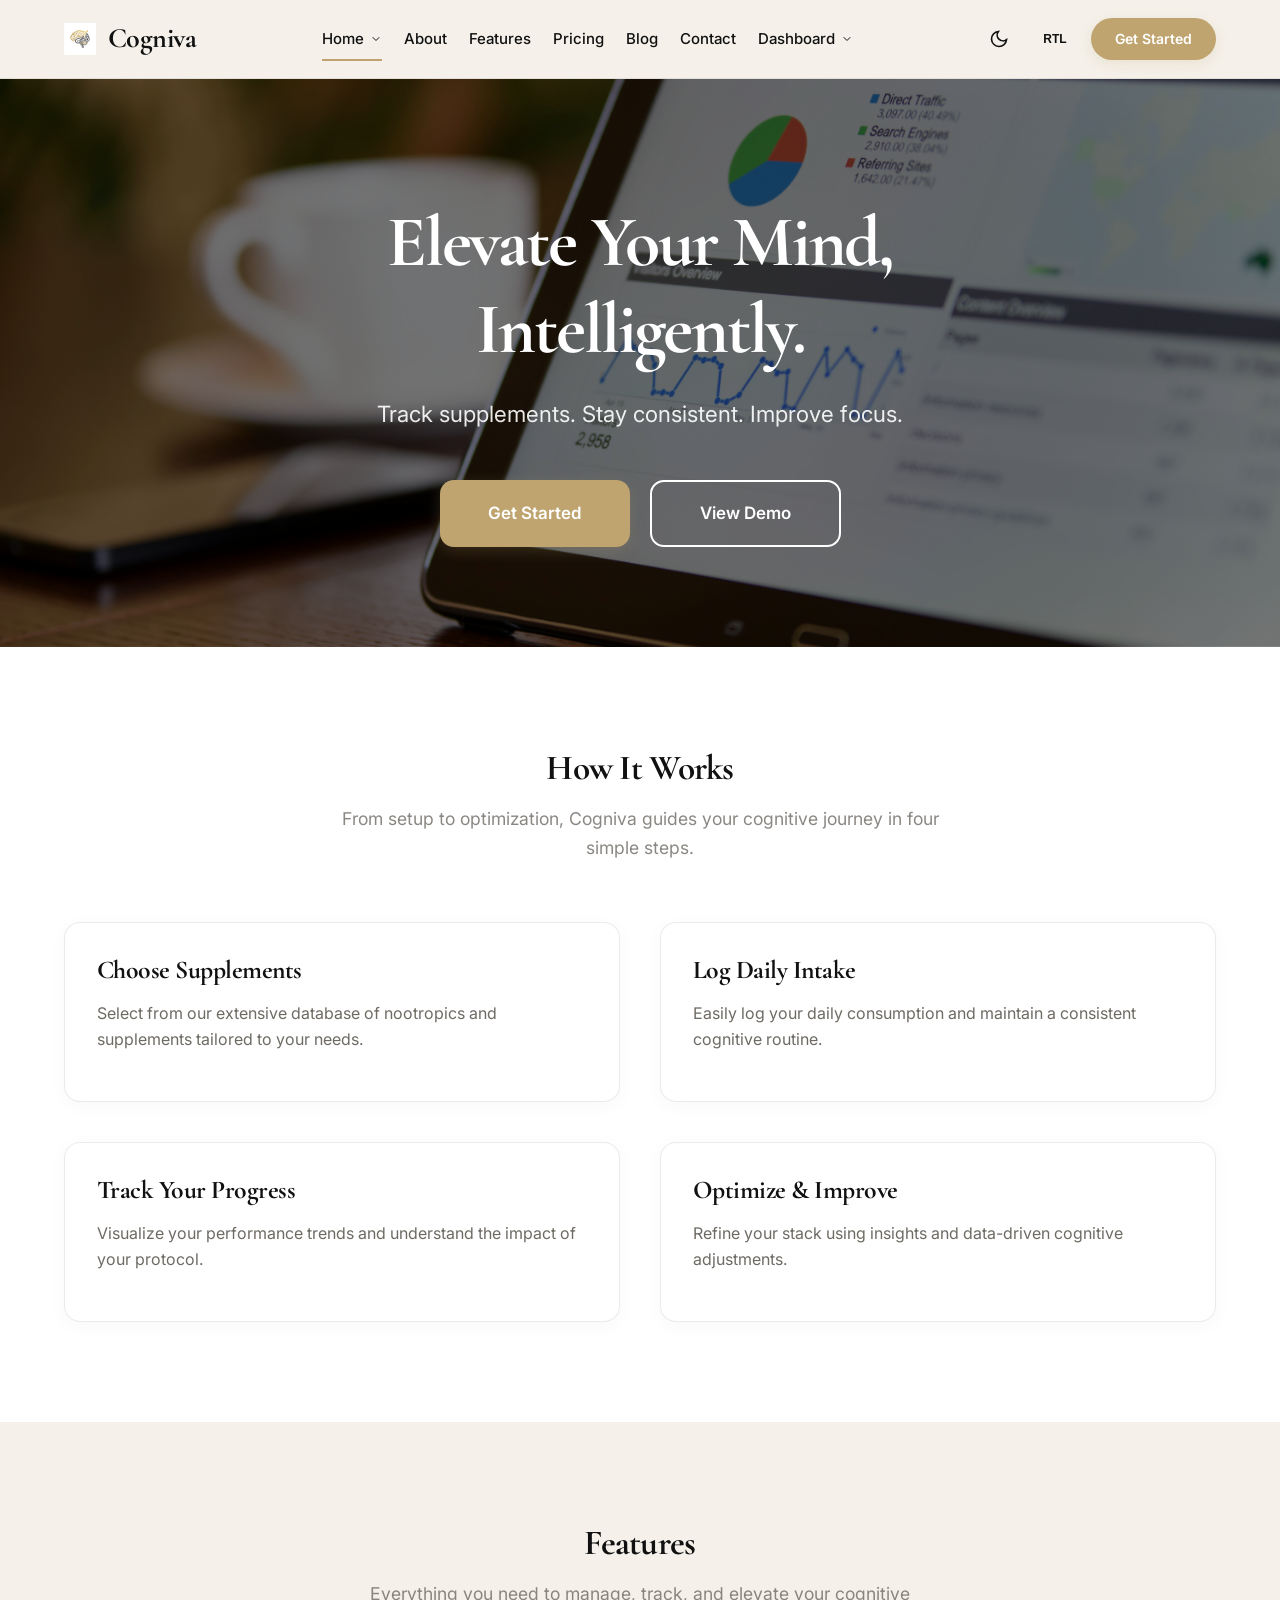
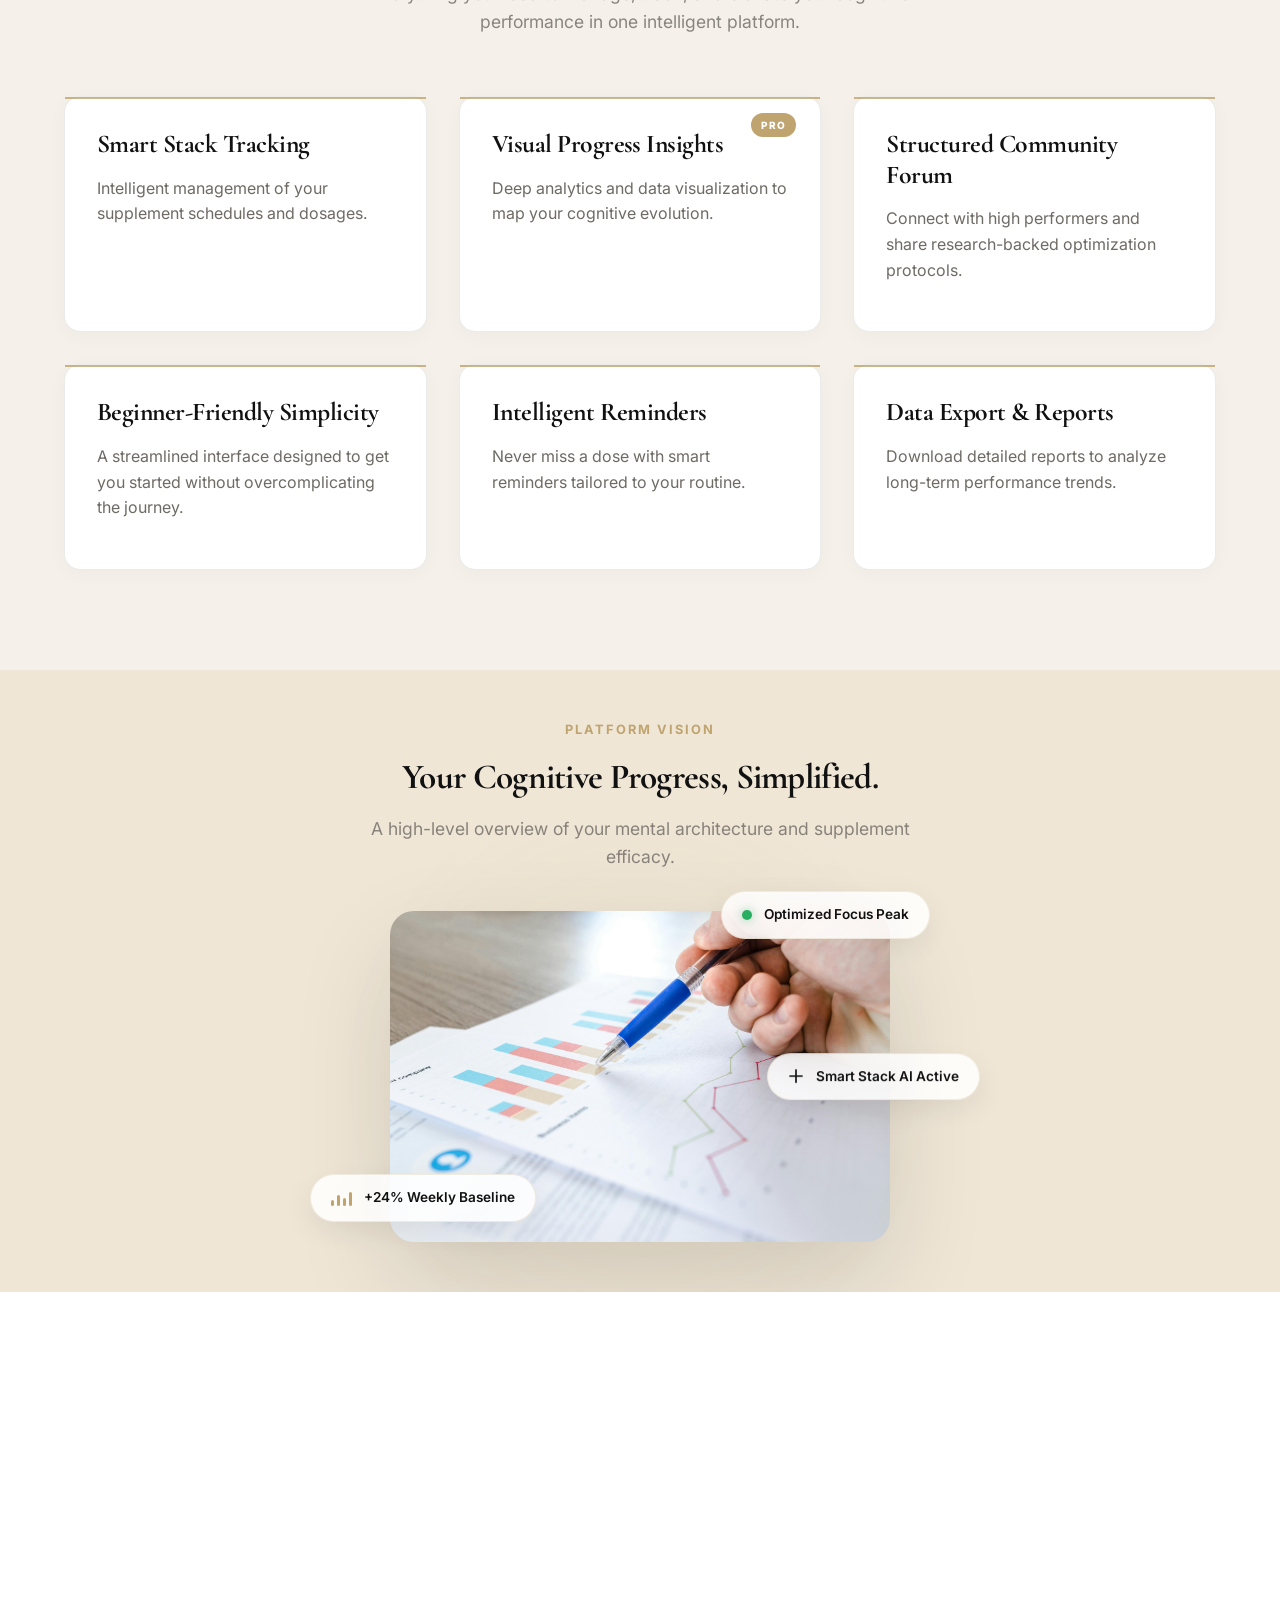
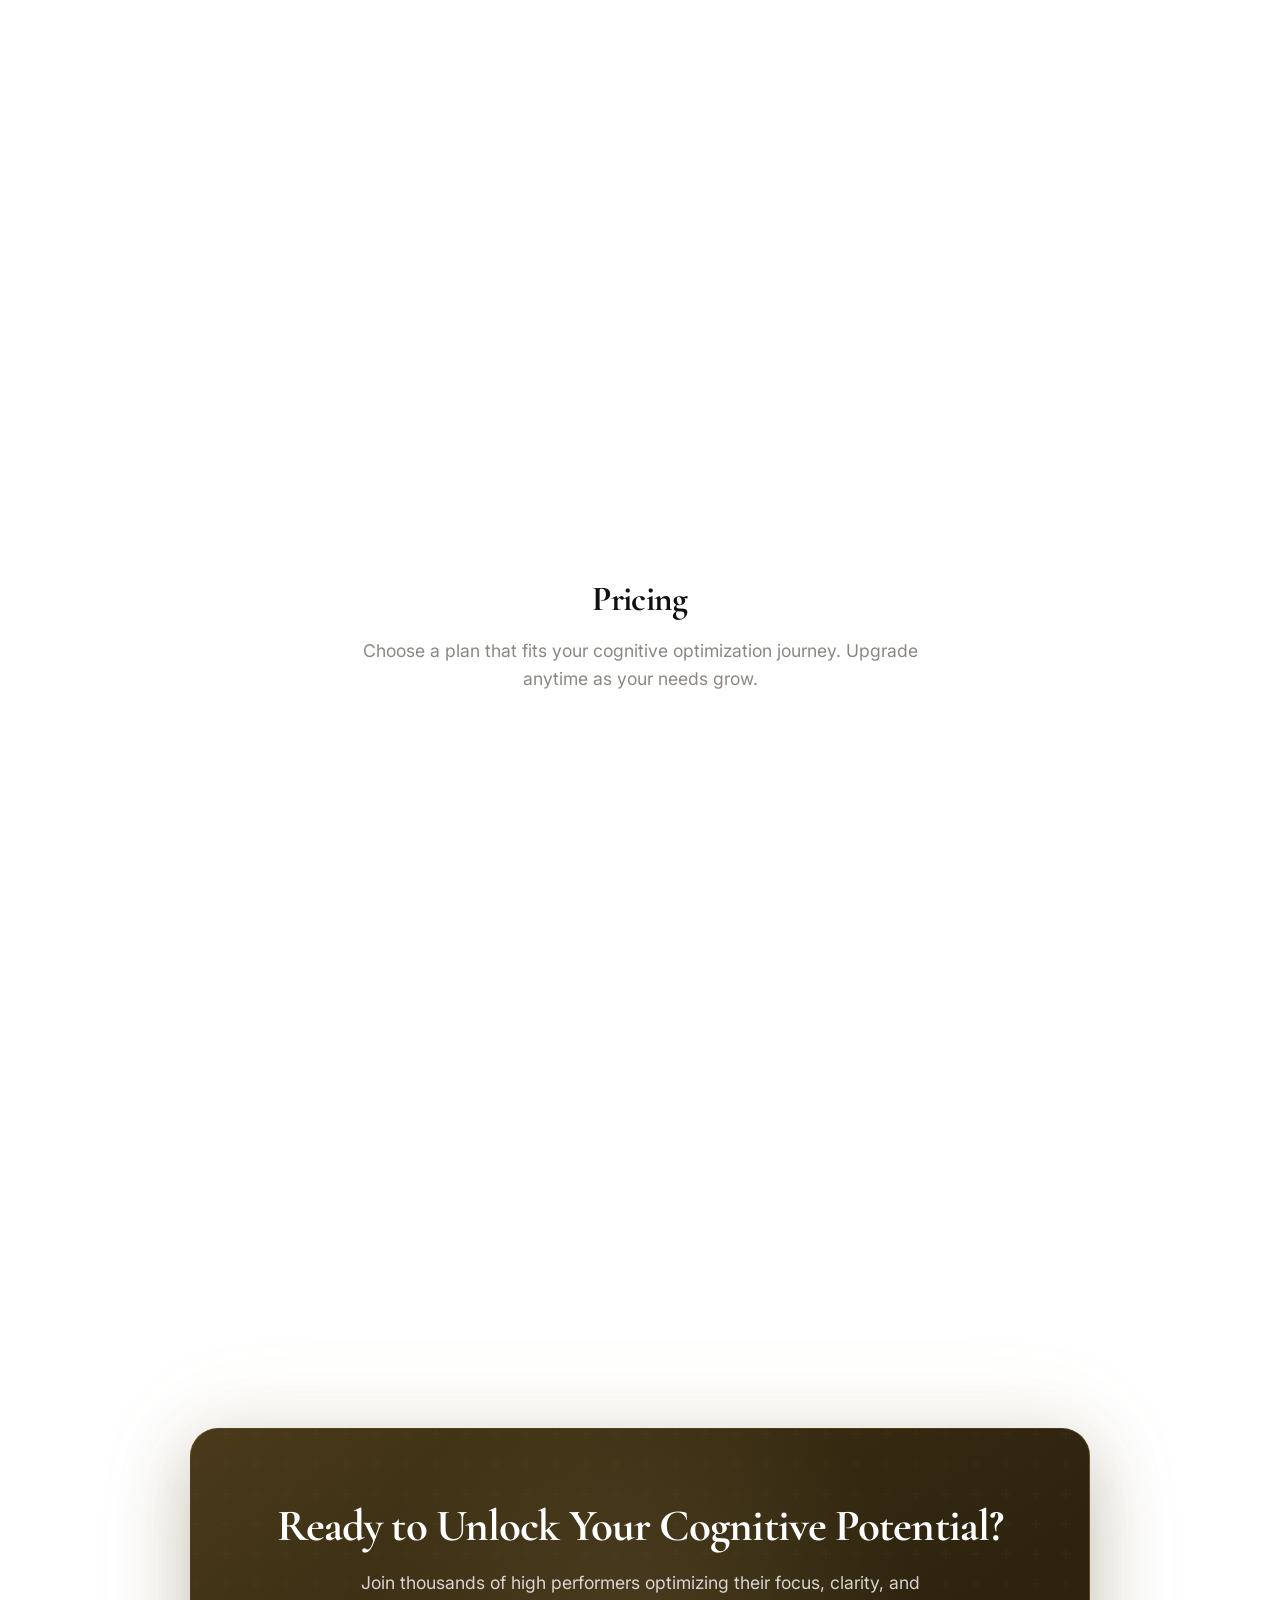
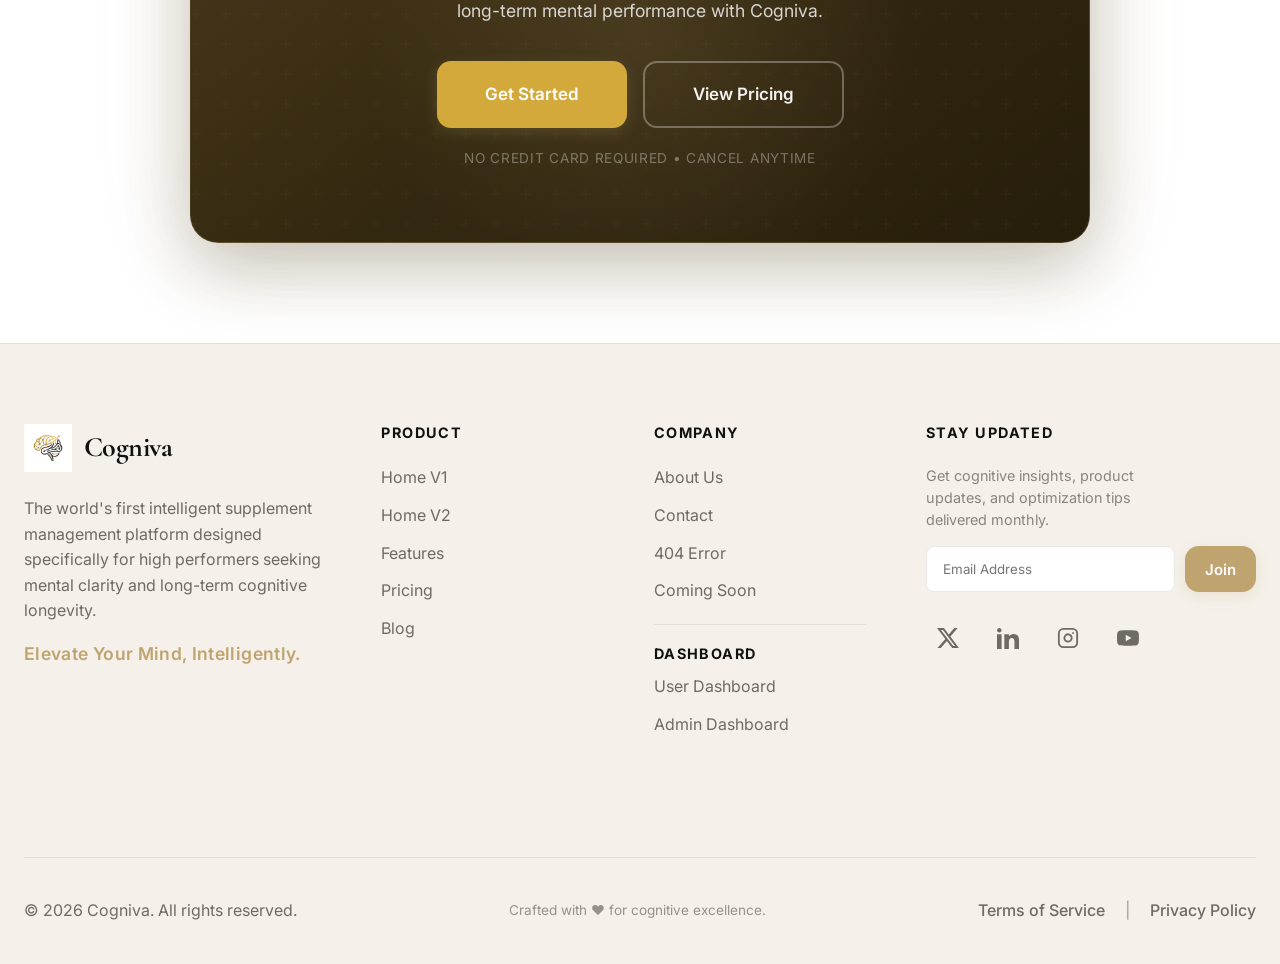
<file: index.html>
<!DOCTYPE html>
<html lang="en" dir="ltr">

<head>
    <meta charset="UTF-8">
    <meta name="viewport" content="width=device-width, initial-scale=1.0">
    <title>Cogniva | Elevate Your Mind, Intelligently</title>
    <!-- SEO Meta Tags -->
    <meta name="description"
        content="Track supplements, stay consistent, and improve focus with Cogniva. The intelligent platform for cognitive enhancement.">
    <!-- Google Fonts -->
    <link rel="preconnect" href="https://fonts.googleapis.com">
    <link rel="preconnect" href="https://fonts.gstatic.com" crossorigin>
    <link
        href="https://fonts.googleapis.com/css2?family=Cormorant+Garamond:wght@600;700;900&family=Inter:wght@400;500;600;700&display=swap"
        rel="stylesheet">
    <!-- Design System Stylesheet -->
    <link rel="stylesheet" href="assets/css/style.css">
    <!-- Global JavaScript -->
    <script src="assets/js/main.js" defer></script>
    <!-- Favicon -->
    <link rel="icon" type="image/png" href="assets/images/favicon.png">
</head>

<body class="home-v1">

    <!-- Header -->
    <header id="main-header">
        <div class="container">
            <a href="index.html" class="logo">
                <img src="assets/images/logo.png" alt="Cogniva Logo" class="logo-icon">
                <span>Cogniva</span>
            </a>
            <nav>
                <ul>
                    <li class="dropdown">
                        <a href="index.html" class="active">Home <svg class="chevron" width="12" height="12"
                                viewBox="0 0 24 24" fill="none" stroke="currentColor" stroke-width="2"
                                stroke-linecap="round" stroke-linejoin="round">
                                <path d="m6 9 6 6 6-6" />
                            </svg></a>
                        <div class="dropdown-content">
                            <a href="index.html">Home V1</a>
                            <a href="pages/home-v2.html">Home V2</a>
                        </div>
                    </li>
                    <li><a href="pages/about.html">About</a></li>
                    <li><a href="pages/features.html">Features</a></li>
                    <li><a href="pages/pricing.html">Pricing</a></li>
                    <li><a href="pages/blog.html">Blog</a></li>
                    <li><a href="pages/contact.html">Contact</a></li>
                    <li class="dropdown">
                        <a href="#">Dashboard <svg class="chevron" width="12" height="12" viewBox="0 0 24 24"
                                fill="none" stroke="currentColor" stroke-width="2" stroke-linecap="round"
                                stroke-linejoin="round">
                                <path d="m6 9 6 6 6-6" />
                            </svg></a>
                        <div class="dropdown-content">
                            <a href="pages/user-dashboard.html">User Dashboard</a>
                            <a href="pages/admin-dashboard.html">Admin Dashboard</a>
                        </div>
                    </li>
                    <li class="mobile-cta-item"><a href="pages/register.html" class="btn btn-gold btn-sm" style="margin-top: 10px;">Get Started</a></li>
                </ul>
                <div class="mobile-menu-back">
                    <button class="back-to-page-btn" id="mobile-back-btn">
                        <svg width="20" height="20" viewBox="0 0 24 24" fill="none" stroke="currentColor"
                            stroke-width="2" stroke-linecap="round" stroke-linejoin="round">
                            <path d="M19 12H5M12 19l-7-7 7-7" />
                        </svg>
                        <span>Return to Page</span>
                    </button>
                </div>
            </nav>
            <button class="mobile-nav-toggle" id="mobile-toggle" aria-label="Toggle navigation">
                <span></span>
                <span></span>
                <span></span>
            </button>
            <div class="nav-actions">
                <button class="icon-btn" id="theme-toggle" title="Toggle Theme">
                    <svg width="20" height="20" fill="none" stroke="currentColor" stroke-width="2" viewBox="0 0 24 24">
                        <path d="M21 12.79A9 9 0 1 1 11.21 3 7 7 0 0 0 21 12.79z"></path>
                    </svg>
                </button>
                <button class="icon-btn" id="rtl-toggle" title="Switch Direction (LTR / RTL)">
                    <svg width="20" height="20" viewBox="0 0 24 24" fill="none" stroke="currentColor" stroke-width="2" stroke-linecap="round" stroke-linejoin="round">
                        <path d="M3 12h18M3 12l4-4m-4 4 4 4M21 12l-4-4m4 4-4 4" />
                        <path d="M4 18h16M4 6h16" opacity="0.4" />
                    </svg>
                </button>
                <a href="pages/register.html" class="btn btn-gold header-cta">Get Started</a>
            </div>
        </div>
    </header>

    <!-- Hero Section -->
    <section class="section-hero">
        <div class="container">
            <div class="hero-content">
                <h1>Elevate Your Mind, Intelligently.</h1>
                <p>Track supplements. Stay consistent. Improve focus.</p>
                <div class="hero-btns">
                    <a href="pages/register.html" class="btn btn-gold btn-lg">Get Started</a>
                    <a href="pages/coming-soon.html" class="btn btn-outline btn-lg"
                        style="border-color: #fff; color: #fff;">View Demo</a>
                </div>
            </div>
        </div>
    </section>

    <!-- How It Works Section -->
    <section class="section-how" id="how-it-works">
        <div class="container">
            <div class="section-header">
                <h2 class="section-title">How It Works</h2>
                <p class="section-subtext section-subtitle">From setup to optimization, Cogniva guides your cognitive
                    journey in four
                    simple steps.</p>
            </div>
            <div class="grid-4">
                <div class="card">
                    <h3>Choose Supplements</h3>
                    <p>Select from our extensive database of nootropics and supplements tailored to your needs.</p>
                </div>
                <div class="card">
                    <h3>Log Daily Intake</h3>
                    <p>Easily log your daily consumption and maintain a consistent cognitive routine.</p>
                </div>
                <div class="card">
                    <h3>Track Your Progress</h3>
                    <p>Visualize your performance trends and understand the impact of your protocol.</p>
                </div>
                <div class="card">
                    <h3>Optimize & Improve</h3>
                    <p>Refine your stack using insights and data-driven cognitive adjustments.</p>
                </div>
            </div>
        </div>
    </section>

    <!-- Feature Highlight Grid Section -->
    <section class="section-features" id="features">
        <div class="container">
            <div class="section-header">
                <h2 class="section-title">Features</h2>
                <p class="section-subtext section-subtitle">Everything you need to manage, track, and elevate your
                    cognitive performance
                    in one intelligent platform.</p>
            </div>
            <div class="grid-3-desktop">
                <div class="card feature-card">
                    <h3>Smart Stack Tracking</h3>
                    <p>Intelligent management of your supplement schedules and dosages.</p>
                </div>
                <div class="card feature-card">
                    <div class="pro-badge">
                        PRO</div>
                    <h3>Visual Progress Insights</h3>
                    <p>Deep analytics and data visualization to map your cognitive evolution.</p>
                </div>
                <div class="card feature-card">
                    <h3>Structured Community Forum</h3>
                    <p>Connect with high performers and share research-backed optimization protocols.</p>
                </div>
                <div class="card feature-card">
                    <h3>Beginner-Friendly Simplicity</h3>
                    <p>A streamlined interface designed to get you started without overcomplicating the journey.</p>
                </div>
                <div class="card feature-card">
                    <h3>Intelligent Reminders</h3>
                    <p>Never miss a dose with smart reminders tailored to your routine.</p>
                </div>
                <div class="card feature-card">
                    <h3>Data Export & Reports</h3>
                    <p>Download detailed reports to analyze long-term performance trends.</p>
                </div>
            </div>
        </div>
    </section>

    <!-- Dashboard Preview Section -->
    <section class="section-preview" id="dashboard-preview">
        <div class="container preview-container">
            <div class="section-header reveal">
                <span class="eyebrow"
                    style="color: var(--gold-accent); font-weight: 700; text-transform: uppercase; letter-spacing: 2px; font-size: 0.8rem; margin-bottom: 16px; display: block;">Platform
                    Vision</span>
                <h2 class="section-title">Your Cognitive Progress, Simplified.</h2>
                <p class="section-subtext section-subtitle">A high-level overview of your mental architecture and
                    supplement efficacy.</p>
            </div>

            <div class="dashboard-preview-wrapper reveal" style="transition-delay: 0.1s;">
                <!-- Decorative Glow -->
                <div class="preview-glow"></div>

                <!-- Main Image -->
                <img src="assets/images/homev1/DashboardPreviewSection.jpg"
                    alt="Cogniva cognitive tracking dashboard overview" loading="lazy" class="dashboard-preview-img">

                <!-- Floating Elements -->
                <div class="floating-ui f-ui-top">
                    <div class="ui-dot"></div>
                    <span>Optimized Focus Peak</span>
                </div>

                <div class="floating-ui f-ui-bottom">
                    <div class="ui-chart-mini">
                        <div class="bar" style="height: 40%"></div>
                        <div class="bar" style="height: 70%"></div>
                        <div class="bar" style="height: 50%"></div>
                        <div class="bar" style="height: 90%"></div>
                    </div>
                    <span>+24% Weekly Baseline</span>
                </div>

                <div class="floating-ui f-ui-side">
                    <svg width="16" height="16" viewBox="0 0 24 24" fill="none" stroke="currentColor"
                        stroke-width="2.5">
                        <path d="M12 2v20M2 12h20" />
                    </svg>
                    <span>Smart Stack AI Active</span>
                </div>
            </div>
        </div>
    </section>

    <!-- Trust & Impact Section -->
    <section class="trust-section reveal">
        <div class="container">
            <div class="section-header">
                <h2 class="section-title">Trusted by High Performers</h2>
                <p class="section-subtext section-subtitle">Thousands of users track, optimize, and elevate their
                    cognitive performance with Cogniva.</p>
            </div>

            <!-- Stats Grid -->
            <div class="stats-grid">
                <div class="stat-item reveal">
                    <span class="stat-number">10,000+</span>
                    <span class="stat-label">Active Users</span>
                </div>
                <div class="stat-item reveal">
                    <span class="stat-number">98%</span>
                    <span class="stat-label">User Satisfaction</span>
                </div>
                <div class="stat-item reveal">
                    <span class="stat-number">250K+</span>
                    <span class="stat-label">Supplements Logged</span>
                </div>
                <div class="stat-item reveal">
                    <span class="stat-number">4.9★</span>
                    <span class="stat-label">Average Rating</span>
                </div>
            </div>

            <!-- Testimonials Grid -->
            <div class="testimonial-grid">
                <div class="testimonial-card reveal">
                    <p class="testimonial-quote">“I finally understand what works for my focus. The tracking insights
                        are game-changing.”</p>
                    <div class="testimonial-author">— Rahul M., Software Engineer</div>
                </div>
                <div class="testimonial-card reveal">
                    <p class="testimonial-quote">“Simple enough for beginners, powerful enough to grow with you.”</p>
                    <div class="testimonial-author">— Ananya K., Medical Student</div>
                </div>
            </div>
        </div>
    </section>

    <!-- Pricing Preview Section -->
    <section class="section-pricing pricing-section home-pricing" id="pricing">
        <div class="container">
            <div class="section-header">
                <h2 class="section-title">Pricing</h2>
                <p class="section-subtext section-subtitle">Choose a plan that fits your cognitive optimization journey.
                    Upgrade anytime
                    as your needs grow.</p>
            </div>
            <div class="modern-pricing-system">
                
                <!-- FREE PLAN -->
                <div class="modern-price-card reveal">
                    <span class="plan-label">BEGINNER</span>
                    <h2 class="price-value">$0 <span>/mo</span></h2>
                    
                    <a href="pages/register.html" class="btn btn-outline" style="width: 100%;">Current Plan</a>
                    
                    <div class="card-divider"></div>
                    
                    <ul class="feature-list-simple">
                        <li>Up to 3 supplements</li>
                        <li>Basic tracking</li>
                        <li>Forum access</li>
                    </ul>
                </div>

                <!-- PRO PLAN -->
                <div class="modern-price-card featured reveal" style="transition-delay: 0.1s;">
                    <div class="popular-tag">Most Popular</div>
                    <span class="plan-label">PRO</span>
                    <h2 class="price-value">$19 <span>/mo</span></h2>
                    
                    <a href="pages/register.html" class="btn btn-gold" style="width: 100%;">Upgrade to Pro</a>
                    
                    <div class="card-divider"></div>
                    
                    <ul class="feature-list-simple">
                        <li>Unlimited supplements</li>
                        <li>Full AI Insights</li>
                        <li>Real-time Analysis</li>
                        <li>Priority Support</li>
                    </ul>
                </div>

            </div>
        </div>
    </section>

    <!-- Final CTA Section -->
    <section class="section-cta">
        <div class="container">
            <div class="cta-card">
                <h2>Ready to Unlock Your Cognitive Potential?</h2>
                <p>Join thousands of high performers optimizing their focus, clarity, and long-term mental performance
                    with Cogniva.</p>
                <div class="cta-btns">
                    <a href="pages/register.html" class="btn btn-gold btn-lg">Get Started</a>
                    <a href="pages/pricing.html" class="btn btn-outline btn-lg">View Pricing</a>
                </div>
                <div class="trust-line">No credit card required • Cancel anytime</div>
            </div>
        </div>
    </section>

    <!-- Footer -->
    <footer>
        <div class="container">
            <div class="footer-grid">
                <!-- Col 1: Brand -->
                <div class="footer-brand">
                    <a href="index.html" class="logo">
                        <img src="assets/images/logo.png" alt="Cogniva Logo" class="logo-icon">
                        <span>Cogniva</span>
                    </a>
                    <p>The world's first intelligent supplement management platform designed specifically for high
                        performers seeking mental clarity and long-term cognitive longevity.</p>
                    <div class="footer-tagline">Elevate Your Mind, Intelligently.</div>
                </div>

                <!-- Col 2: Product -->
                <div class="footer-col">
                    <h4>Product</h4>
                    <ul class="footer-links">
                        <li><a href="index.html">Home V1</a></li>
                        <li><a href="pages/home-v2.html">Home V2</a></li>
                        <li><a href="#features">Features</a></li>
                        <li><a href="pages/pricing.html">Pricing</a></li>
                        <li><a href="pages/blog.html">Blog</a></li>
                    </ul>
                </div>

                <!-- Col 3: Company -->
                <div class="footer-col">
                    <div style="margin-bottom: 40px;">
                        <h4>Company</h4>
                        <ul class="footer-links">
                            <li><a href="pages/about.html">About Us</a></li>
                            <li><a href="pages/contact.html">Contact</a></li>
                            <li><a href="pages/404.html">404 Error</a></li>
                            <li><a href="pages/coming-soon.html">Coming Soon</a></li>
                            <li style="margin-top: 20px; border-top: 1px solid var(--border-color); padding-top: 20px;">
                                <h4 style="margin-bottom: 12px;">Dashboard</h4>
                                <ul class="footer-links">
                                    <li><a href="pages/user-dashboard.html">User Dashboard</a></li>
                                    <li><a href="pages/admin-dashboard.html">Admin Dashboard</a></li>
                                </ul>
                            </li>
                        </ul>
                    </div>
                </div>

                <!-- Col 4: Newsletter & Social -->
                <div class="footer-col">
                    <h4>Stay Updated</h4>
                    <p class="footer-newsletter-desc">Get cognitive insights, product updates, and optimization tips
                        delivered monthly.</p>
                    <form class="footer-newsletter-form">
                        <input type="email" placeholder="Email Address" required>
                        <button type="submit" class="btn btn-gold" style="padding: 0 20px; height: 46px;">Join</button>
                    </form>
                    <div class="social-icons-footer">
                        <a href="#" class="icon-btn" title="X (Twitter)">
                            <svg viewBox="0 0 24 24" fill="currentColor">
                                <path
                                    d="M18.901 1.153h3.68l-8.04 9.19L24 22.846h-7.406l-5.8-7.584-6.638 7.584H.474l8.6-9.83L0 1.154h7.594l5.243 6.932ZM17.61 20.644h2.039L6.486 3.24H4.298Z" />
                            </svg>
                        </a>
                        <a href="#" class="icon-btn" title="LinkedIn">
                            <svg viewBox="0 0 24 24" fill="currentColor">
                                <path
                                    d="M4.98 3.5c0 1.381-1.11 2.5-2.48 2.5s-2.48-1.119-2.48-2.5c0-1.38 1.11-2.5 2.48-2.5s2.48 1.12 2.48 2.5zm.02 4.5h-5v16h5v-16zm7.982 0h-4.968v16h4.969v-8.399c0-4.67 6.029-5.052 6.029 0v8.399h4.988v-10.131c0-7.88-8.922-7.593-11.018-3.714v-2.155z" />
                            </svg>
                        </a>
                        <a href="#" class="icon-btn" title="Instagram">
                            <svg viewBox="0 0 24 24" fill="none" stroke="currentColor" stroke-width="2"
                                stroke-linecap="round" stroke-linejoin="round">
                                <rect x="2" y="2" width="20" height="20" rx="5" ry="5"></rect>
                                <path d="M16 11.37A4 4 0 1 1 12.63 8 4 4 0 0 1 16 11.37z"></path>
                                <line x1="17.5" y1="6.5" x2="17.51" y2="6.5"></line>
                            </svg>
                        </a>
                        <a href="#" class="icon-btn" title="YouTube">
                            <svg viewBox="0 0 24 24" fill="currentColor">
                                <path
                                    d="M23.498 6.186a3.016 3.016 0 00-2.122-2.136C19.505 3.545 12 3.545 12 3.545s-7.505 0-9.377.505A3.017 3.017 0 00.502 6.186C0 8.07 0 12 0 12s0 3.93.502 5.814a3.016 3.016 0 002.122 2.136c1.871.505 9.376.505 9.376.505s7.505 0 9.377-.505a3.015 3.015 0 002.122-2.136C24 15.93 24 12 24 12s0-3.93-.502-5.814zM9.545 15.568V8.432L15.818 12l-6.273 3.568z" />
                            </svg>
                        </a>
                    </div>
                </div>
            </div>

            <!-- Footer Bottom Section -->
            <div class="footer-bottom">
                <div class="footer-bottom-row">
                    <div class="footer-copyright">© 2026 Cogniva. All rights reserved.</div>
                    <div class="footer-bottom-centered">
                        Crafted with ❤️ for cognitive excellence.
                    </div>
                    <div class="footer-links" style="display: flex; gap: 20px; font-weight: 500;">
                        <a href="pages/coming-soon.html">Terms of Service</a>
                        <span style="opacity: 0.3;">|</span>
                        <a href="pages/coming-soon.html">Privacy Policy</a>
                    </div>
                </div>
            </div>
        </div>
    </footer>

</body>

</html>
</file>
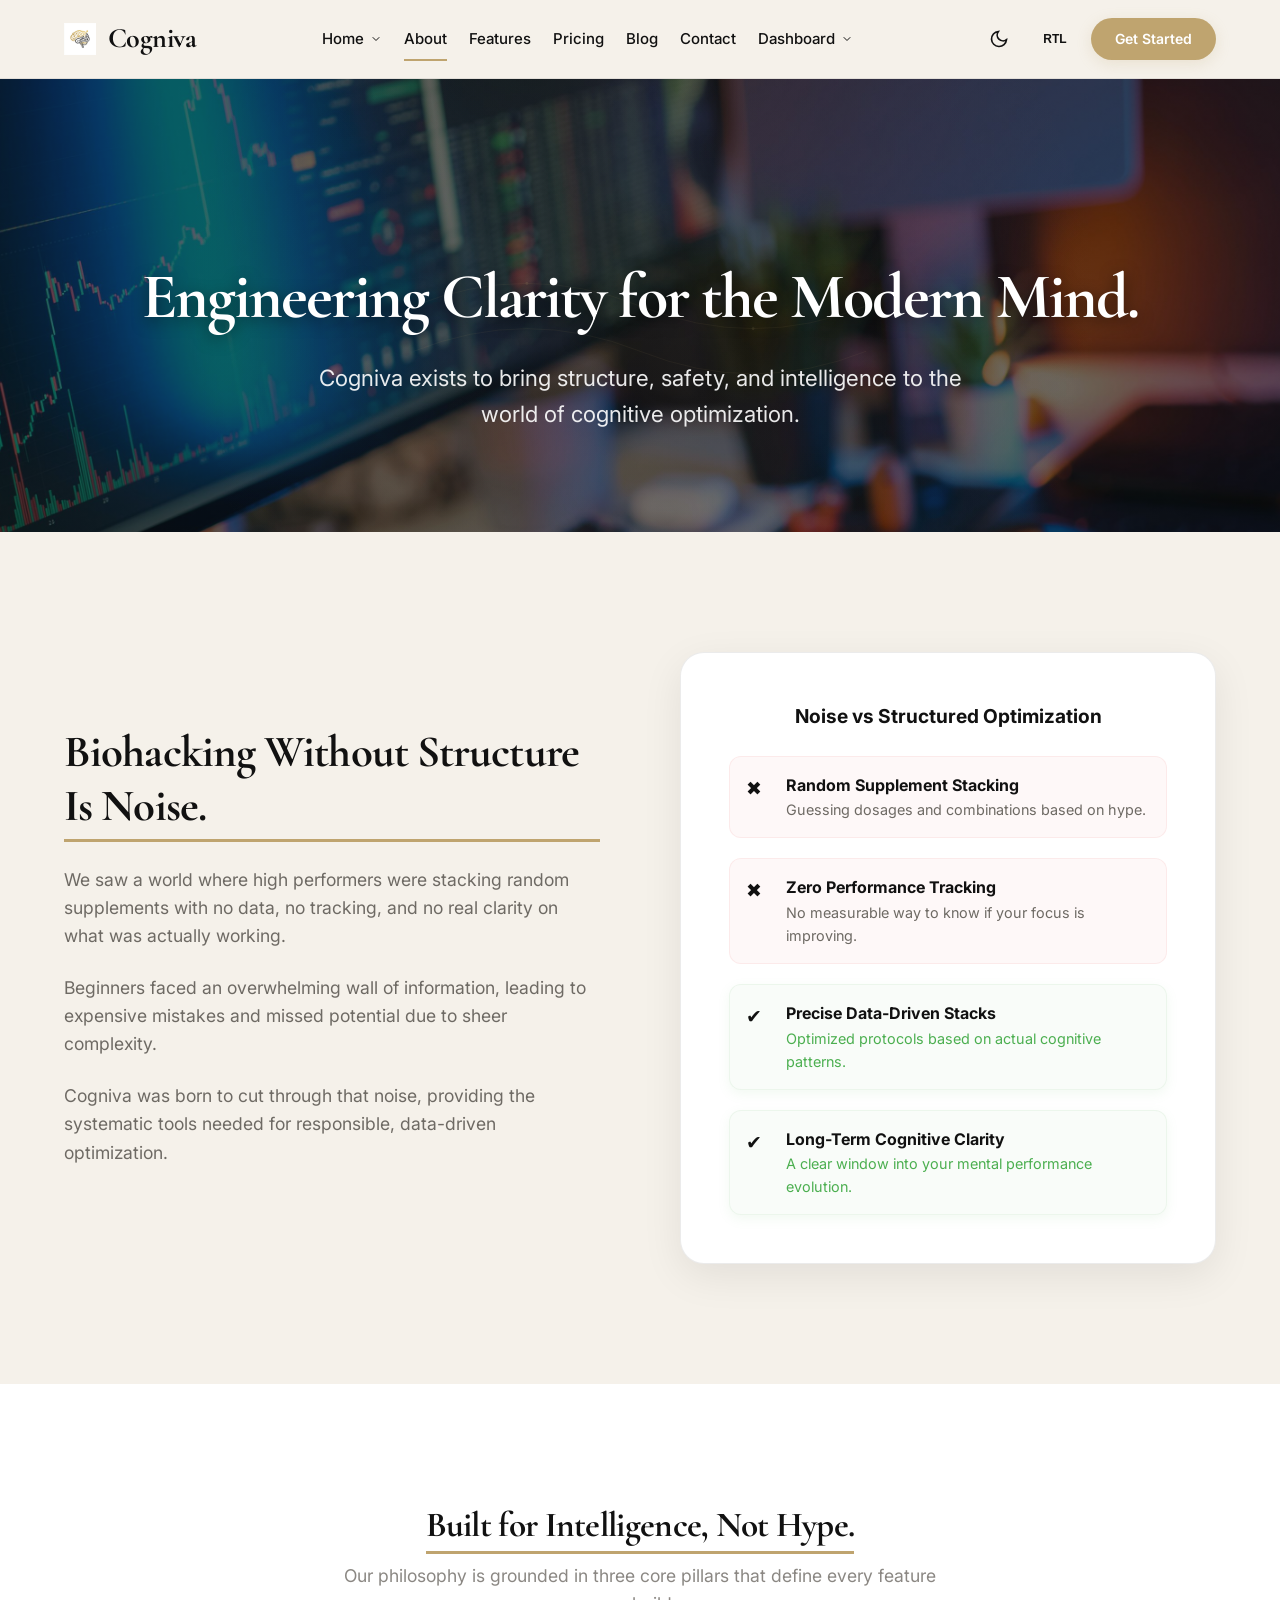
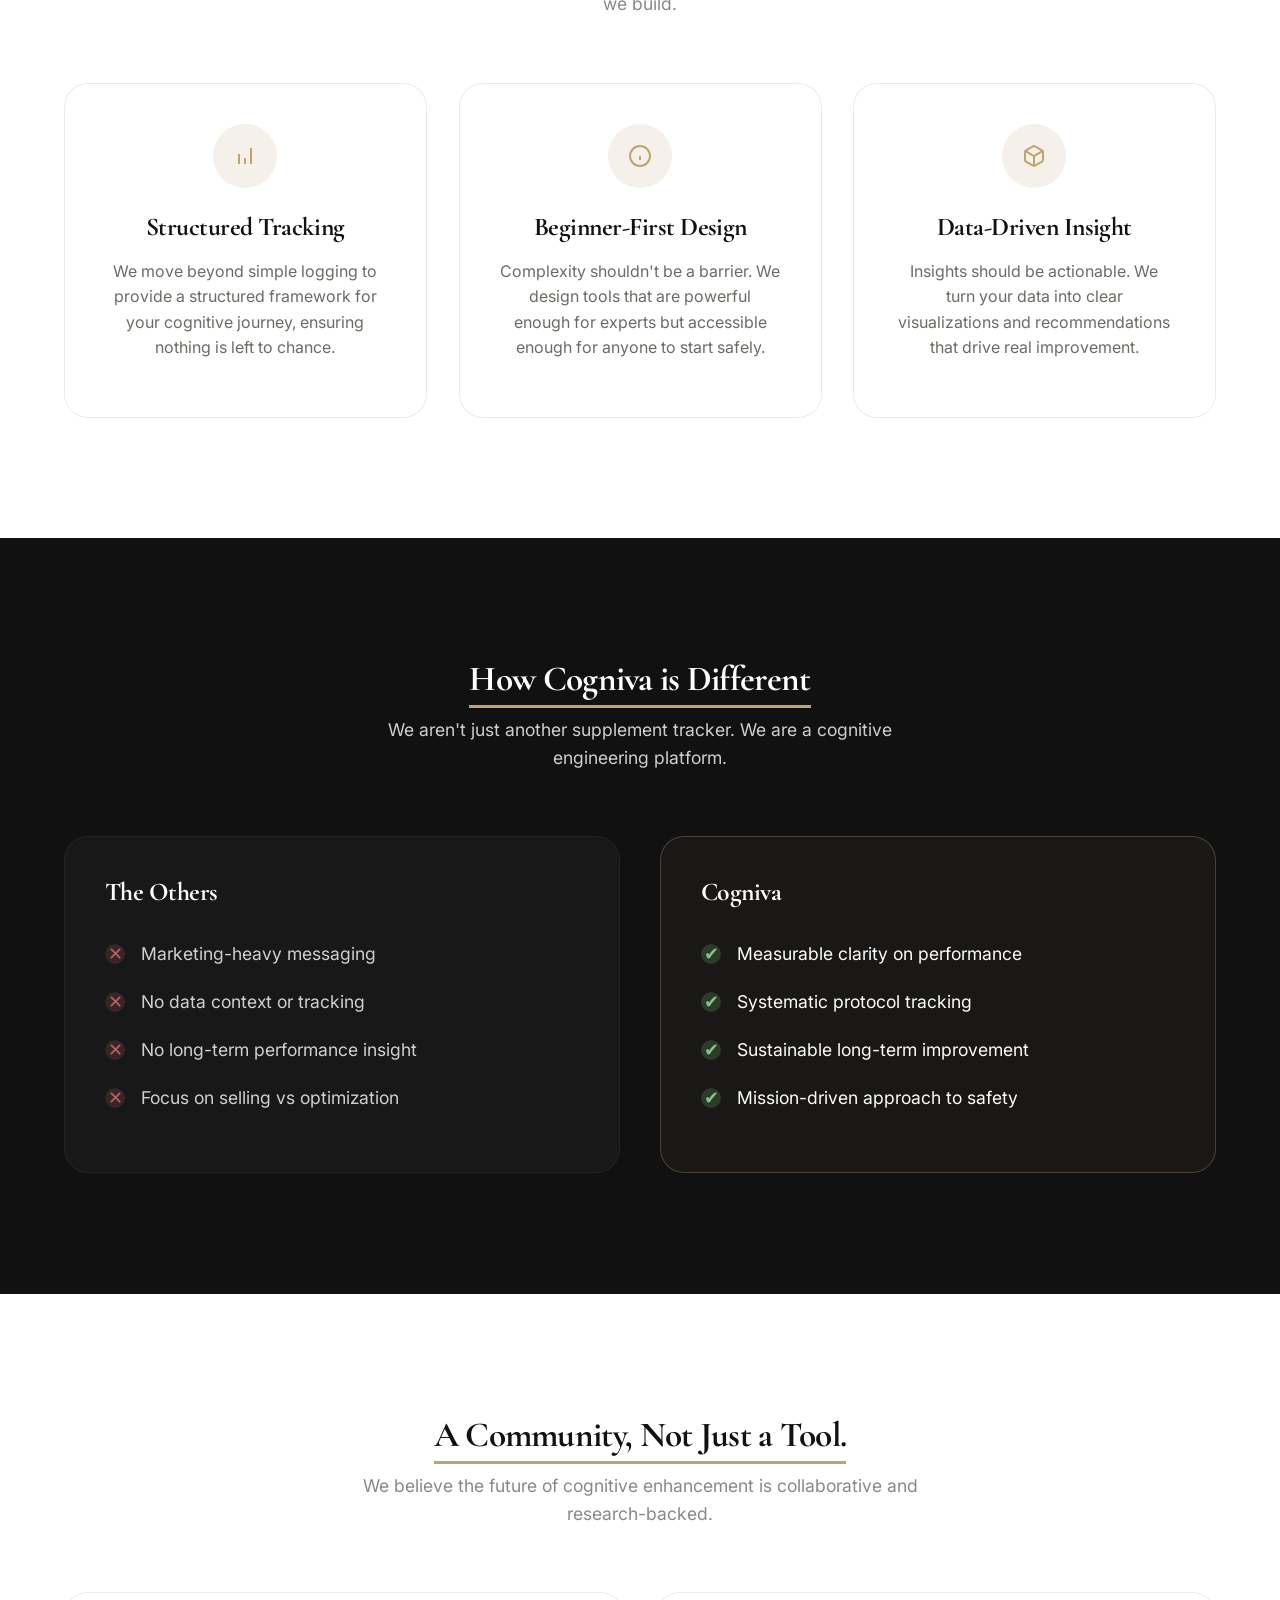
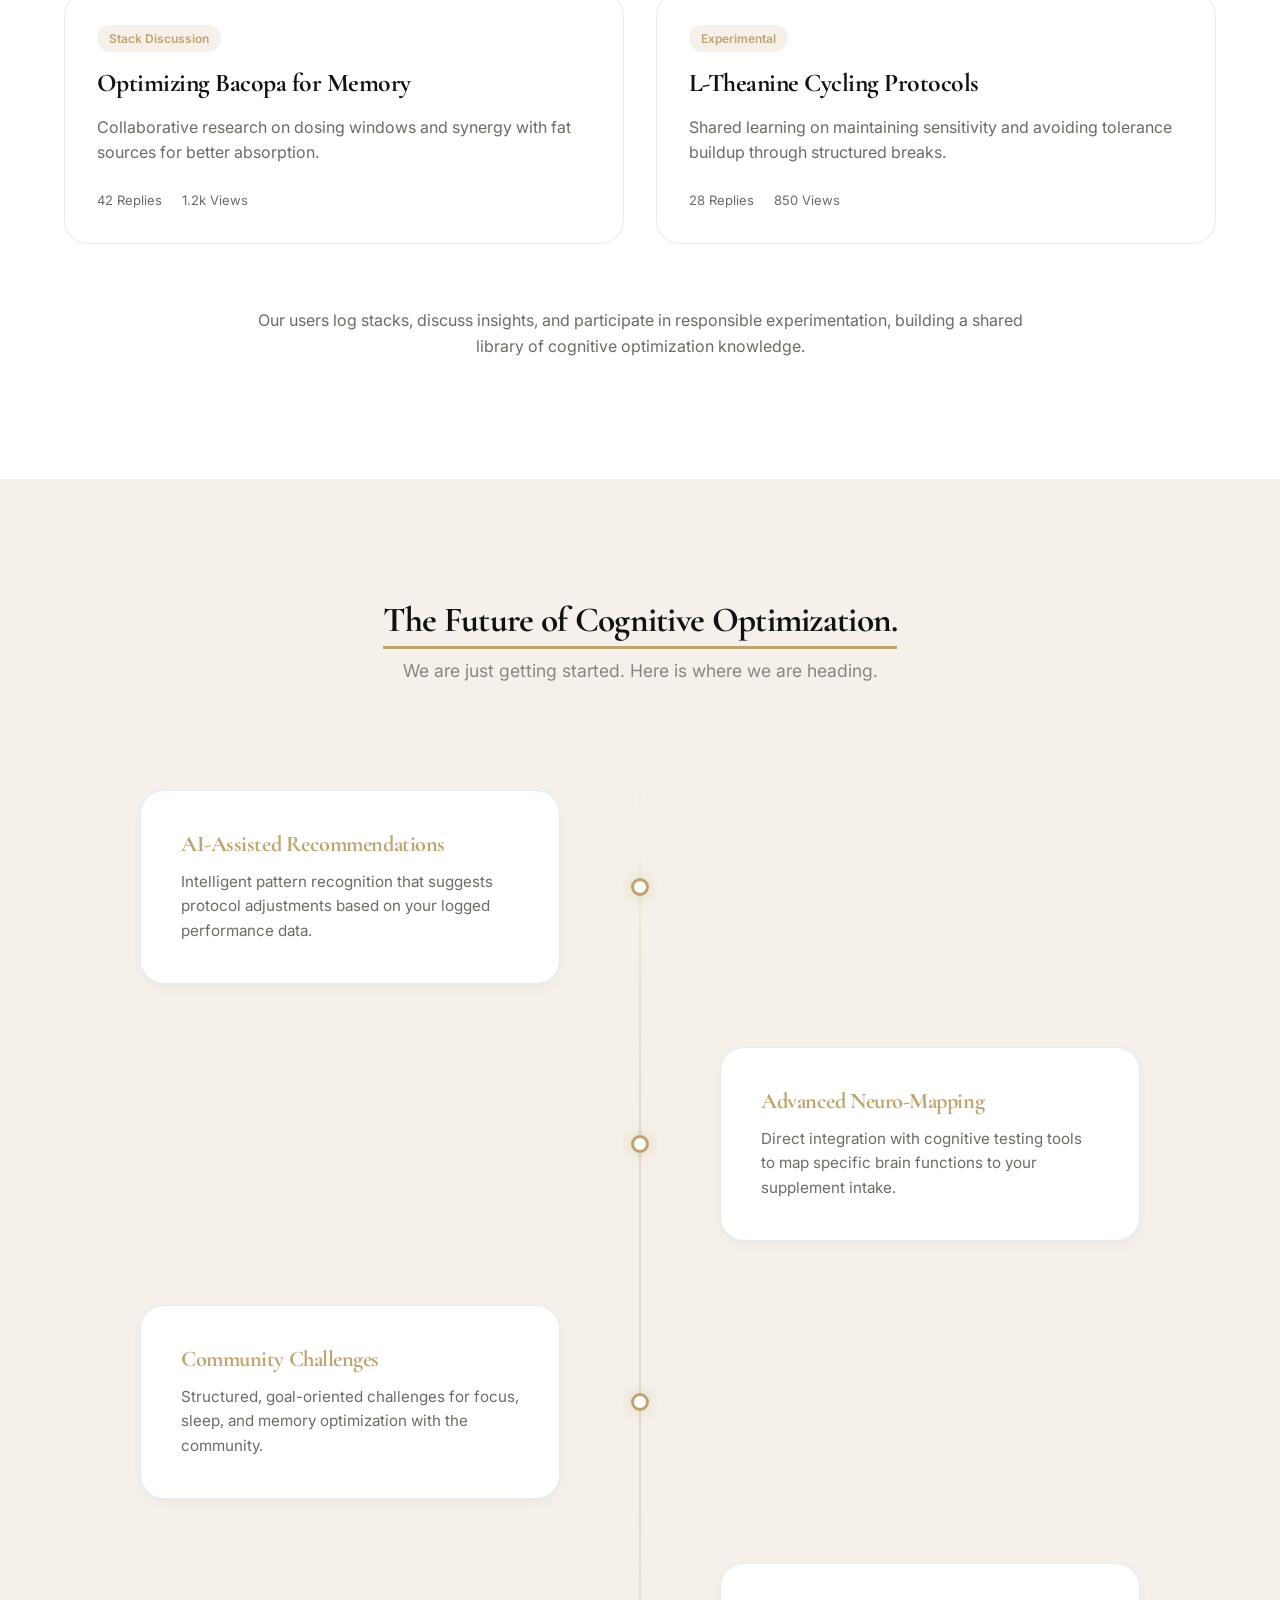
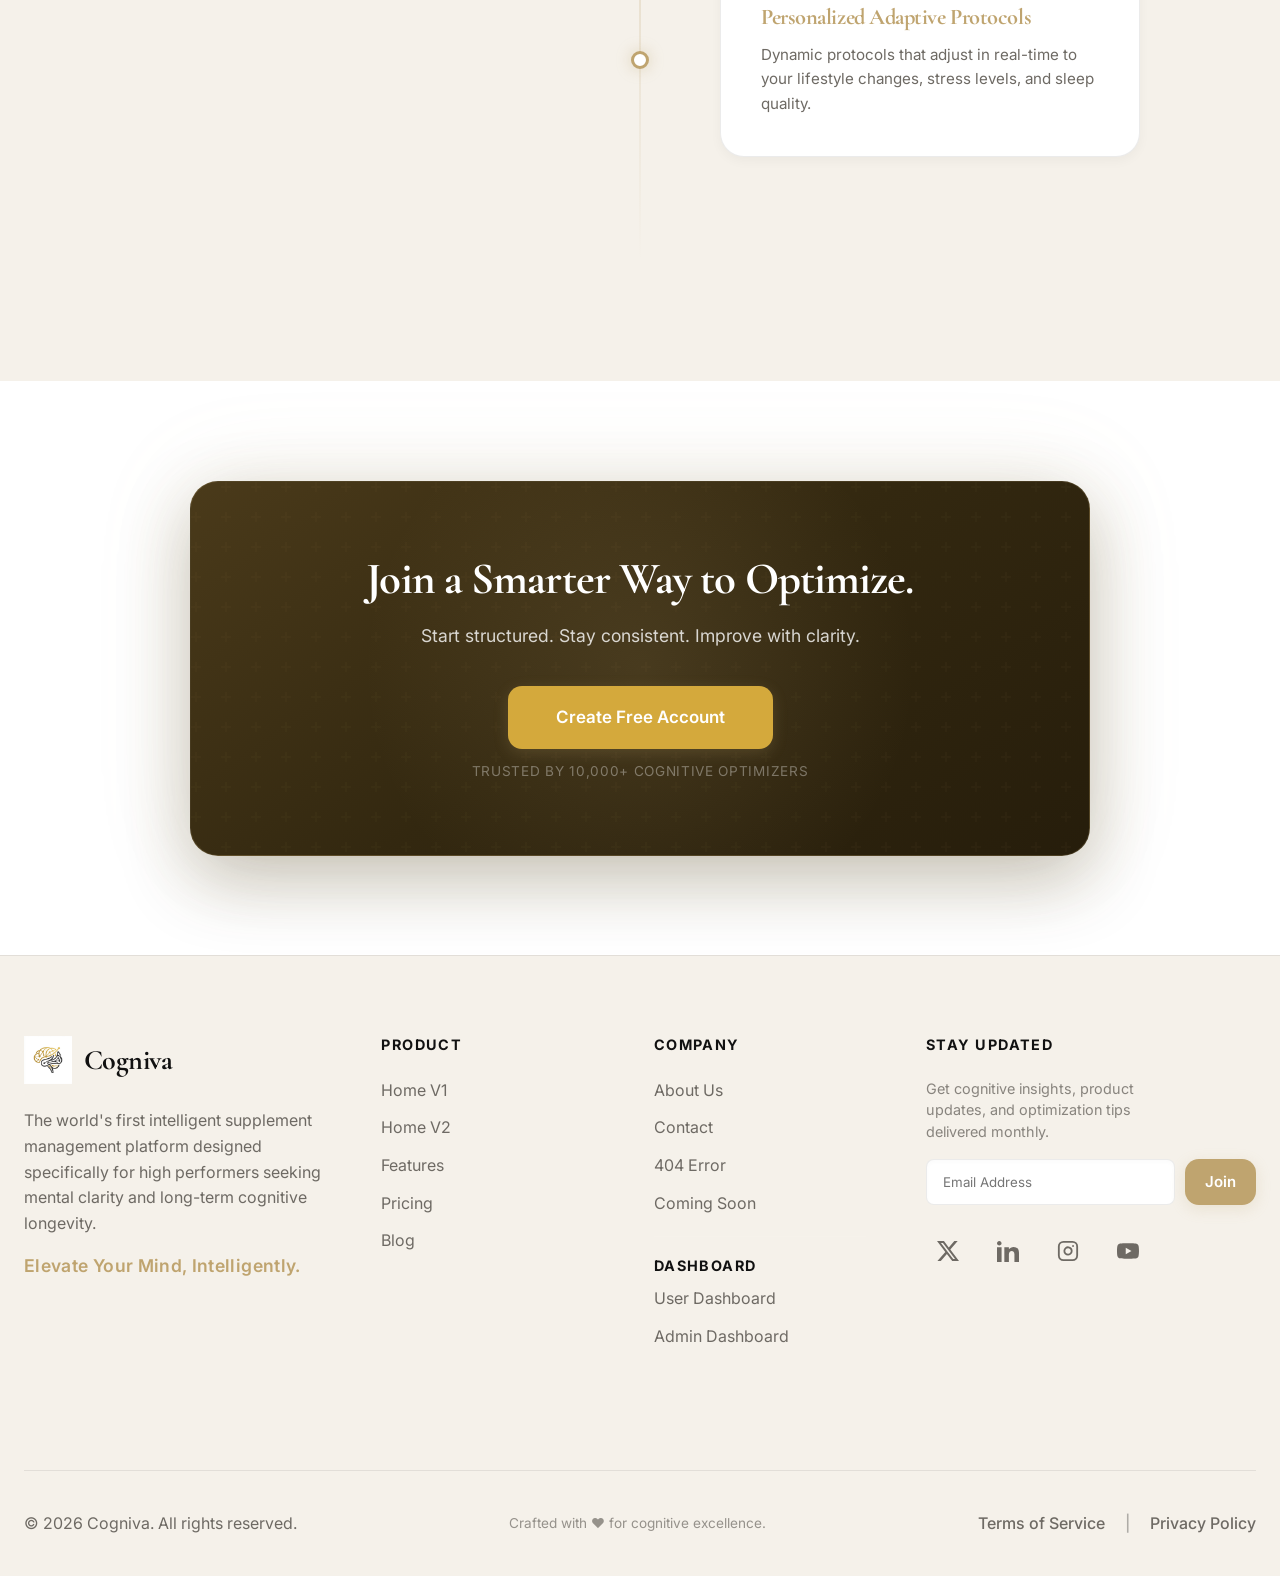
<file: pages/about.html>
<!DOCTYPE html>
<html lang="en" dir="ltr">

<head>
    <meta charset="UTF-8">
    <meta name="viewport" content="width=device-width, initial-scale=1.0">
    <title>About Cogniva | Engineering Clarity for the Modern Mind</title>
    <!-- SEO Meta Tags -->
    <meta name="description"
        content="Cogniva exists to bring structure, safety, and intelligence to the world of cognitive optimization. Learn about our mission and approach.">
    <!-- Google Fonts -->
    <link rel="preconnect" href="https://fonts.googleapis.com">
    <link rel="preconnect" href="https://fonts.gstatic.com" crossorigin>
    <link
        href="https://fonts.googleapis.com/css2?family=Cormorant+Garamond:wght@600;700;900&family=Inter:wght@400;500;600;700&display=swap"
        rel="stylesheet">
    <!-- Design System Stylesheet -->
    <link rel="stylesheet" href="../assets/css/style.css">
    <!-- Global JavaScript -->
    <script src="../assets/js/main.js" defer></script>
    <!-- Favicon -->
    <link rel="icon" type="image/png" href="../assets/images/favicon.png">
</head>

<body class="about-page">

    <!-- Header -->
    <header id="main-header">
        <div class="container">
            <a href="../index.html" class="logo">
                <img src="../assets/images/logo.png" alt="Cogniva Logo" class="logo-icon">
                <span>Cogniva</span>
            </a>
            <nav>
                <ul>
                    <li class="dropdown">
                        <a href="../index.html">Home <svg class="chevron" width="12" height="12" viewBox="0 0 24 24"
                                fill="none" stroke="currentColor" stroke-width="2" stroke-linecap="round"
                                stroke-linejoin="round">
                                <path d="m6 9 6 6 6-6" />
                            </svg></a>
                        <div class="dropdown-content">
                            <a href="../index.html">Home V1</a>
                            <a href="home-v2.html">Home V2</a>
                        </div>
                    </li>
                    <li><a href="about.html" class="active">About</a></li>
                    <li><a href="features.html">Features</a></li>
                    <li><a href="pricing.html">Pricing</a></li>
                    <li><a href="blog.html">Blog</a></li>
                    <li><a href="contact.html">Contact</a></li>
                    <li class="dropdown">
                        <a href="#">Dashboard <svg class="chevron" width="12" height="12" viewBox="0 0 24 24"
                                fill="none" stroke="currentColor" stroke-width="2" stroke-linecap="round"
                                stroke-linejoin="round">
                                <path d="m6 9 6 6 6-6" />
                            </svg></a>
                        <div class="dropdown-content">
                            <a href="user-dashboard.html">User Dashboard</a>
                            <a href="admin-dashboard.html">Admin Dashboard</a>
                        </div>
                    </li>
                    <li class="mobile-cta-item"><a href="register.html" class="btn btn-gold btn-sm" style="margin-top: 10px;">Get Started</a></li>
                </ul>
                <div class="mobile-menu-back">
                    <button class="back-to-page-btn" id="mobile-back-btn">
                        <svg width="20" height="20" viewBox="0 0 24 24" fill="none" stroke="currentColor"
                            stroke-width="2" stroke-linecap="round" stroke-linejoin="round">
                            <path d="M19 12H5M12 19l-7-7 7-7" />
                        </svg>
                        <span>Return to Page</span>
                    </button>
                </div>
            </nav>
            <button class="mobile-nav-toggle" id="mobile-toggle" aria-label="Toggle navigation">
                <span></span>
                <span></span>
                <span></span>
            </button>
            <div class="nav-actions">
                <button class="icon-btn" id="theme-toggle" title="Toggle Theme">
                    <svg width="20" height="20" fill="none" stroke="currentColor" stroke-width="2" viewBox="0 0 24 24">
                        <path d="M21 12.79A9 9 0 1 1 11.21 3 7 7 0 0 0 21 12.79z"></path>
                    </svg>
                </button>
                <button class="icon-btn" id="rtl-toggle" title="Switch Direction">
                    <svg width="20" height="20" fill="none" stroke="currentColor" stroke-width="2" viewBox="0 0 24 24">
                        <path d="M7 16l-4-4 4-4M3 12h18M17 8l4 4-4 4"></path>
                    </svg>
                </button>
                <a href="register.html" class="btn btn-gold header-cta">Get Started</a>
            </div>
        </div>
    </header>

    <main>
        <!-- 1️⃣ HERO — Brand Philosophy -->
        <section class="about-hero">
            <div class="network-overlay">
                <svg width="100%" height="100%" viewBox="0 0 1000 1000" xmlns="http://www.w3.org/2000/svg">
                    <path d="M0,500 Q250,400 500,500 T1000,500" fill="none" stroke="var(--gold-accent)"
                        stroke-width="1" />
                    <path d="M0,600 Q250,500 500,600 T1000,600" fill="none" stroke="var(--gold-accent)"
                        stroke-width="1" />
                    <circle cx="250" cy="450" r="3" fill="var(--gold-accent)" />
                    <circle cx="500" cy="500" r="4" fill="var(--gold-accent)" />
                    <circle cx="750" cy="550" r="3" fill="var(--gold-accent)" />
                </svg>
            </div>
            <div class="container reveal">
                <h1>Engineering Clarity for the Modern Mind.</h1>
                <p>Cogniva exists to bring structure, safety, and intelligence to the world of cognitive optimization.
                </p>
            </div>
        </section>

        <!-- 2️⃣ THE PROBLEM WE SAW -->
        <section class="about-problem">
            <div class="container">
                <div class="split-layout">
                    <div class="narrative-content reveal">
                        <h2 class="animated-underline">Biohacking Without Structure Is Noise.</h2>
                        <p>We saw a world where high performers were stacking random supplements with no data, no
                            tracking, and no real clarity on what was actually working.</p>
                        <p>Beginners faced an overwhelming wall of information, leading to expensive mistakes and missed
                            potential due to sheer complexity.</p>
                        <p>Cogniva was born to cut through that noise, providing the systematic tools needed for
                            responsible, data-driven optimization.</p>
                    </div>
                    <div class="visual-comparison-block reveal">
                        <span class="comparison-title">Noise vs Structured Optimization</span>
                        <div class="noise-vs-structure">
                            <div class="comparison-item noise">
                                <span class="comparison-icon">✖</span>
                                <div>
                                    <strong>Random Supplement Stacking</strong>
                                    <p style="margin-bottom: 0; font-size: 0.9rem;">Guessing dosages and combinations
                                        based on hype.</p>
                                </div>
                            </div>
                            <div class="comparison-item noise">
                                <span class="comparison-icon">✖</span>
                                <div>
                                    <strong>Zero Performance Tracking</strong>
                                    <p style="margin-bottom: 0; font-size: 0.9rem;">No measurable way to know if your
                                        focus is improving.</p>
                                </div>
                            </div>
                            <div class="comparison-item structure">
                                <span class="comparison-icon">✔</span>
                                <div>
                                    <strong>Precise Data-Driven Stacks</strong>
                                    <p style="margin-bottom: 0; font-size: 0.9rem; color: #4caf50;">Optimized protocols
                                        based on actual cognitive patterns.</p>
                                </div>
                            </div>
                            <div class="comparison-item structure">
                                <span class="comparison-icon">✔</span>
                                <div>
                                    <strong>Long-Term Cognitive Clarity</strong>
                                    <p style="margin-bottom: 0; font-size: 0.9rem; color: #4caf50;">A clear window into
                                        your mental performance evolution.</p>
                                </div>
                            </div>
                        </div>
                    </div>
                </div>
            </div>
        </section>

        <!-- 3️⃣ OUR APPROACH -->
        <section class="about-approach">
            <div class="container">
                <div class="section-header reveal">
                    <h2 class="section-title animated-underline">Built for Intelligence, Not Hype.</h2>
                    <p class="section-subtext">Our philosophy is grounded in three core pillars that define every
                        feature we build.</p>
                </div>
                <div class="philosophy-grid">
                    <div class="philosophy-card reveal">
                        <div class="philosophy-icon">
                            <svg width="24" height="24" viewBox="0 0 24 24" fill="none" stroke="currentColor"
                                stroke-width="2">
                                <path d="M12 20v-6M6 20V10M18 20V4" />
                            </svg>
                        </div>
                        <h3>Structured Tracking</h3>
                        <p>We move beyond simple logging to provide a structured framework for your cognitive journey,
                            ensuring nothing is left to chance.</p>
                    </div>
                    <div class="philosophy-card reveal" style="transition-delay: 0.1s;">
                        <div class="philosophy-icon">
                            <svg width="24" height="24" viewBox="0 0 24 24" fill="none" stroke="currentColor"
                                stroke-width="2">
                                <circle cx="12" cy="12" r="10" />
                                <path d="M12 16v-4M12 8h.01" />
                            </svg>
                        </div>
                        <h3>Beginner-First Design</h3>
                        <p>Complexity shouldn't be a barrier. We design tools that are powerful enough for experts but
                            accessible enough for anyone to start safely.</p>
                    </div>
                    <div class="philosophy-card reveal" style="transition-delay: 0.2s;">
                        <div class="philosophy-icon">
                            <svg width="24" height="24" viewBox="0 0 24 24" fill="none" stroke="currentColor"
                                stroke-width="2">
                                <path
                                    d="M21 16V8a2 2 0 0 0-1-1.73l-7-4a2 2 0 0 0-2 0l-7 4A2 2 0 0 0 3 8v8a2 2 0 0 0 1 1.73l7 4a2 2 0 0 0 2 0l7-4A2 2 0 0 0 21 16z" />
                                <polyline points="3.27 6.96 12 12.01 20.73 6.96" />
                                <line x1="12" y1="22.08" x2="12" y2="12" />
                            </svg>
                        </div>
                        <h3>Data-Driven Insight</h3>
                        <p>Insights should be actionable. We turn your data into clear visualizations and
                            recommendations that drive real improvement.</p>
                    </div>
                </div>
            </div>
        </section>

        <!-- 4️⃣ HOW COGNIVA IS DIFFERENT -->
        <section class="about-different">
            <div class="container">
                <div class="section-header reveal">
                    <h2 class="section-title animated-underline">How Cogniva is Different</h2>
                    <p class="section-subtext">We aren't just another supplement tracker. We are a cognitive engineering
                        platform.</p>
                </div>
                <div class="diff-grid">
                    <div class="diff-column reveal">
                        <h3>The Others</h3>
                        <ul class="feature-list">
                            <li class="feature-item">
                                <span class="icon icon-cross">✕</span>
                                <span class="text">Marketing-heavy messaging</span>
                            </li>
                            <li class="feature-item">
                                <span class="icon icon-cross">✕</span>
                                <span class="text">No data context or tracking</span>
                            </li>
                            <li class="feature-item">
                                <span class="icon icon-cross">✕</span>
                                <span class="text">No long-term performance insight</span>
                            </li>
                            <li class="feature-item">
                                <span class="icon icon-cross">✕</span>
                                <span class="text">Focus on selling vs optimization</span>
                            </li>
                        </ul>
                    </div>
                    <div class="diff-column cogniva reveal">
                        <h3>Cogniva</h3>
                        <ul class="feature-list">
                            <li class="feature-item">
                                <span class="icon icon-check">✔</span>
                                <span class="text">Measurable clarity on performance</span>
                            </li>
                            <li class="feature-item">
                                <span class="icon icon-check">✔</span>
                                <span class="text">Systematic protocol tracking</span>
                            </li>
                            <li class="feature-item">
                                <span class="icon icon-check">✔</span>
                                <span class="text">Sustainable long-term improvement</span>
                            </li>
                            <li class="feature-item">
                                <span class="icon icon-check">✔</span>
                                <span class="text">Mission-driven approach to safety</span>
                            </li>
                        </ul>
                    </div>
                </div>
            </div>
        </section>

        <!-- 5️⃣ COMMUNITY VISION -->
        <section class="about-community">
            <div class="container">
                <div class="section-header reveal">
                    <h2 class="section-title animated-underline">A Community, Not Just a Tool.</h2>
                    <p class="section-subtext">We believe the future of cognitive enhancement is collaborative and
                        research-backed.</p>
                </div>
                <div class="forum-preview-grid">
                    <div class="forum-card reveal">
                        <span class="forum-tag">Stack Discussion</span>
                        <h3>Optimizing Bacopa for Memory</h3>
                        <p>Collaborative research on dosing windows and synergy with fat sources for better absorption.
                        </p>
                        <div class="forum-stats">
                            <span>42 Replies</span>
                            <span>1.2k Views</span>
                        </div>
                    </div>
                    <div class="forum-card reveal" style="transition-delay: 0.1s;">
                        <span class="forum-tag">Experimental</span>
                        <h3>L-Theanine Cycling Protocols</h3>
                        <p>Shared learning on maintaining sensitivity and avoiding tolerance buildup through structured
                            breaks.</p>
                        <div class="forum-stats">
                            <span>28 Replies</span>
                            <span>850 Views</span>
                        </div>
                    </div>
                </div>
                <div style="text-align: center; margin-top: 64px;" class="reveal">
                    <p style="max-width: 800px; margin: 0 auto;">Our users log stacks, discuss insights, and participate
                        in responsible experimentation, building a shared library of cognitive optimization knowledge.
                    </p>
                </div>
            </div>
        </section>

        <!-- 6️⃣ FUTURE ROADMAP / VISION -->
        <section class="about-roadmap">
            <div class="container">
                <div class="section-header reveal">
                    <h2 class="section-title animated-underline">The Future of Cognitive Optimization.</h2>
                    <p class="section-subtext">We are just getting started. Here is where we are heading.</p>
                </div>
                <div class="roadmap-timeline">
                    <div class="roadmap-item reveal">
                        <div class="roadmap-dot"></div>
                        <div class="roadmap-content">
                            <h3>AI-Assisted Recommendations</h3>
                            <p>Intelligent pattern recognition that suggests protocol adjustments based on your logged
                                performance data.</p>
                        </div>
                    </div>
                    <div class="roadmap-item reveal">
                        <div class="roadmap-dot"></div>
                        <div class="roadmap-content">
                            <h3>Advanced Neuro-Mapping</h3>
                            <p>Direct integration with cognitive testing tools to map specific brain functions to your
                                supplement intake.</p>
                        </div>
                    </div>
                    <div class="roadmap-item reveal">
                        <div class="roadmap-dot"></div>
                        <div class="roadmap-content">
                            <h3>Community Challenges</h3>
                            <p>Structured, goal-oriented challenges for focus, sleep, and memory optimization with the
                                community.</p>
                        </div>
                    </div>
                    <div class="roadmap-item reveal">
                        <div class="roadmap-dot"></div>
                        <div class="roadmap-content">
                            <h3>Personalized Adaptive Protocols</h3>
                            <p>Dynamic protocols that adjust in real-time to your lifestyle changes, stress levels, and
                                sleep quality.</p>
                        </div>
                    </div>
                </div>
            </div>
        </section>

        <!-- 🏗 CTA for About Page -->
        <section class="section-cta">
            <div class="container reveal">
                <div class="cta-card">
                    <h2>Join a Smarter Way to Optimize.</h2>
                    <p>Start structured. Stay consistent. Improve with clarity.</p>
                    <a href="register.html" class="btn btn-gold btn-lg">Create Free Account</a>
                    <div class="trust-line">Trusted by 10,000+ cognitive optimizers</div>
                </div>
            </div>
        </section>
    </main>

    <!-- Footer -->
    <footer>
        <div class="container">
            <div class="footer-grid">
                <!-- Col 1: Brand -->
                <div class="footer-brand">
                    <a href="../index.html" class="logo"><img src="../assets/images/logo.png" alt="Cogniva Logo"
                            class="logo-icon"><span>Cogniva</span></a>
                    <p>The world's first intelligent supplement management platform designed specifically for high
                        performers seeking mental clarity and long-term cognitive longevity.</p>
                    <div class="footer-tagline">Elevate Your Mind, Intelligently.</div>
                </div>

                <!-- Col 2: Product -->
                <div class="footer-col">
                    <h4>Product</h4>
                    <ul class="footer-links">
                        <li><a href="../index.html">Home V1</a></li>
                        <li><a href="home-v2.html">Home V2</a></li>
                        <li><a href="features.html">Features</a></li>
                        <li><a href="pricing.html">Pricing</a></li>
                        <li><a href="blog.html">Blog</a></li>
                    </ul>
                </div>

                <!-- Col 3: Company -->
                <div class="footer-col">
                    <div style="margin-bottom: 40px;">
                        <h4>Company</h4>
                        <ul class="footer-links">
                            <li><a href="about.html">About Us</a></li>
                            <li><a href="contact.html">Contact</a></li>
                            <li><a href="404.html">404 Error</a></li>
                            <li><a href="coming-soon.html">Coming Soon</a></li>
                            <li
                                style="margin-top: 20px; border-top: 1px solid rgba(255,255,255,0.05); padding-top: 20px;">
                                <h4 style="margin-bottom: 12px;">Dashboard</h4>
                                <ul class="footer-links">
                                    <li><a href="user-dashboard.html">User Dashboard</a></li>
                                    <li><a href="admin-dashboard.html">Admin Dashboard</a></li>
                                </ul>
                            </li>
                        </ul>
                    </div>
                </div>

                <!-- Col 4: Newsletter & Social -->
                <div class="footer-col">
                    <h4>Stay Updated</h4>
                    <p class="footer-newsletter-desc">Get cognitive insights, product updates, and optimization tips
                        delivered monthly.</p>
                    <form class="footer-newsletter-form">
                        <input type="email" placeholder="Email Address" required>
                        <button type="submit" class="btn btn-gold" style="padding: 0 20px; height: 46px;">Join</button>
                    </form>
                    <div class="social-icons-footer">
                        <a href="#" class="icon-btn" title="X (Twitter)">
                            <svg viewBox="0 0 24 24" fill="currentColor">
                                <path
                                    d="M18.901 1.153h3.68l-8.04 9.19L24 22.846h-7.406l-5.8-7.584-6.638 7.584H.474l8.6-9.83L0 1.154h7.594l5.243 6.932ZM17.61 20.644h2.039L6.486 3.24H4.298Z" />
                            </svg>
                        </a>
                        <a href="#" class="icon-btn" title="LinkedIn">
                            <svg viewBox="0 0 24 24" fill="currentColor">
                                <path
                                    d="M4.98 3.5c0 1.381-1.11 2.5-2.48 2.5s-2.48-1.119-2.48-2.5c0-1.38 1.11-2.5 2.48-2.5s2.48 1.12 2.48 2.5zm.02 4.5h-5v16h5v-16zm7.982 0h-4.968v16h4.969v-8.399c0-4.67 6.029-5.052 6.029 0v8.399h4.988v-10.131c0-7.88-8.922-7.593-11.018-3.714v-2.155z" />
                            </svg>
                        </a>
                        <a href="#" class="icon-btn" title="Instagram">
                            <svg viewBox="0 0 24 24" fill="none" stroke="currentColor" stroke-width="2"
                                stroke-linecap="round" stroke-linejoin="round">
                                <rect x="2" y="2" width="20" height="20" rx="5" ry="5"></rect>
                                <path d="M16 11.37A4 4 0 1 1 12.63 8 4 4 0 0 1 16 11.37z"></path>
                                <line x1="17.5" y1="6.5" x2="17.51" y2="6.5"></line>
                            </svg>
                        </a>
                        <a href="#" class="icon-btn" title="YouTube">
                            <svg viewBox="0 0 24 24" fill="currentColor">
                                <path
                                    d="M23.498 6.186a3.016 3.016 0 00-2.122-2.136C19.505 3.545 12 3.545 12 3.545s-7.505 0-9.377.505A3.017 3.017 0 00.502 6.186C0 8.07 0 12 0 12s0 3.93.502 5.814a3.016 3.016 0 002.122 2.136c1.871.505 9.376.505 9.376.505s7.505 0 9.377-.505a3.015 3.015 0 002.122-2.136C24 15.93 24 12 24 12s0-3.93-.502-5.814zM9.545 15.568V8.432L15.818 12l-6.273 3.568z" />
                            </svg>
                        </a>
                    </div>
                </div>
            </div>

            <!-- Footer Bottom Section -->
            <div class="footer-bottom">
                <div class="footer-bottom-row">
                    <div class="footer-copyright">© 2026 Cogniva. All rights reserved.</div>
                    <div class="footer-bottom-centered">
                        Crafted with ❤️ for cognitive excellence.
                    </div>
                    <div class="footer-links" style="display: flex; gap: 20px; font-weight: 500;">
                        <a href="coming-soon.html">Terms of Service</a>
                        <span style="opacity: 0.3;">|</span>
                        <a href="coming-soon.html">Privacy Policy</a>
                    </div>
                </div>
            </div>
        </div>
    </footer>

</body>

</html>
</file>
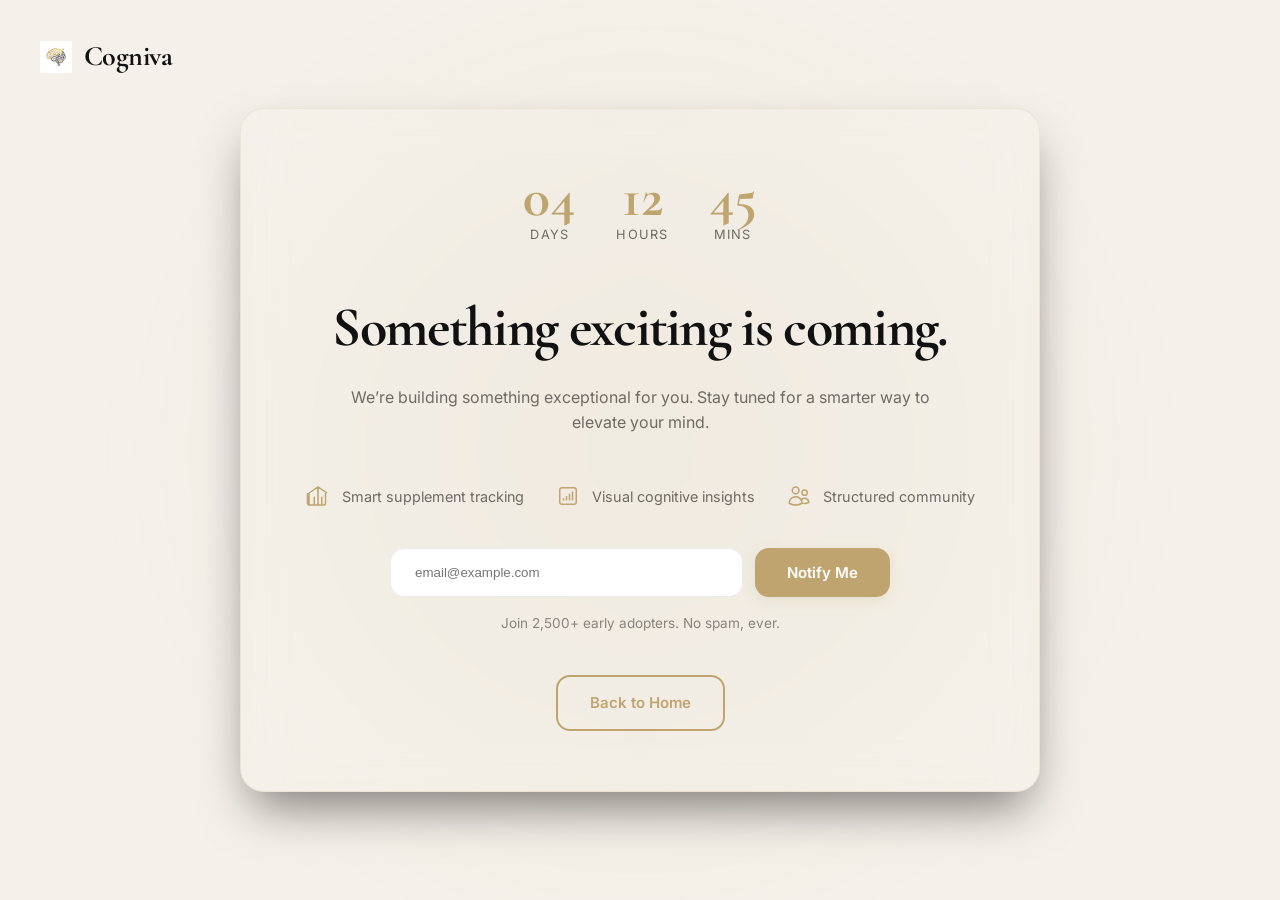
<file: pages/coming-soon.html>
<!DOCTYPE html>
<html lang="en">

<head>
    <meta charset="UTF-8">
    <meta name="viewport" content="width=device-width, initial-scale=1.0">
    <title>Coming Soon | Cogniva</title>
    <!-- Google Fonts -->
    <link rel="preconnect" href="https://fonts.googleapis.com">
    <link rel="preconnect" href="https://fonts.gstatic.com" crossorigin>
    <link
        href="https://fonts.googleapis.com/css2?family=Cormorant+Garamond:wght@600;700&family=Inter:wght@400;500;600&display=swap"
        rel="stylesheet">
    <link rel="stylesheet" href="../assets/css/style.css">
    <script src="../assets/js/main.js" defer></script>
    <!-- Favicon -->
    <link rel="icon" type="image/png" href="../assets/images/favicon.png">
</head>

<body class="coming-soon-page">
    <div class="radial-glow"></div>


    <a href="../index.html" class="logo" style="position:fixed; top:40px; left:40px;">
        <img src="../assets/images/logo.png" alt="Cogniva Logo" class="logo-icon">
        <span>Cogniva</span>
    </a>

    <main class="content">
        <div class="preview-card">
            <div class="countdown">
                <div class="countdown-item">
                    <span class="countdown-val">04</span>
                    <span class="countdown-label">Days</span>
                </div>
                <div class="countdown-item">
                    <span class="countdown-val">12</span>
                    <span class="countdown-label">Hours</span>
                </div>
                <div class="countdown-item">
                    <span class="countdown-val">45</span>
                    <span class="countdown-label">Mins</span>
                </div>
            </div>

            <h1>Something exciting is coming.</h1>
            <p>We’re building something exceptional for you. Stay tuned for a smarter way to elevate your mind.</p>

            <div class="teasers">
                <div class="teaser-item">
                    <div class="teaser-icon">
                        <svg fill="none" stroke="currentColor" stroke-width="1.5" viewBox="0 0 24 24">
                            <path
                                d="M12 21v-8.25M15.75 21v-8.25M8.25 21v-8.25M3 9l9-6 9 6m-1.5 12h-15a1.5 1.5 0 01-1.5-1.5V9M19.5 9v10.5a1.5 1.5 0 01-1.5 1.5h-15a1.5 1.5 0 01-1.5-1.5V9M12 3v18">
                            </path>
                        </svg>
                    </div>
                    <div class="teaser-text">Smart supplement tracking</div>
                </div>
                <div class="teaser-item">
                    <div class="teaser-icon">
                        <svg fill="none" stroke="currentColor" stroke-width="1.5" viewBox="0 0 24 24">
                            <path
                                d="M7.5 14.25v2.25m3-4.5v4.5m3-6.75v6.75m3-9v9M6 20.25h12A2.25 2.25 0 0020.25 18V6A2.25 2.25 0 0018 3.75H6A2.25 2.25 0 003.75 6v12A2.25 2.25 0 006 20.25z">
                            </path>
                        </svg>
                    </div>
                    <div class="teaser-text">Visual cognitive insights</div>
                </div>
                <div class="teaser-item">
                    <div class="teaser-icon">
                        <svg fill="none" stroke="currentColor" stroke-width="1.5" viewBox="0 0 24 24">
                            <path
                                d="M15 19.128a9.38 9.38 0 002.625.372 9.337 9.337 0 004.121-.952 4.125 4.125 0 00-7.533-2.493M15 19.128v-.003c0-1.113-.285-2.16-.786-3.07M15 19.128v.106A12.318 12.318 0 018.624 21c-2.331 0-4.512-.645-6.374-1.766l-.001-.109a6.375 6.375 0 0111.964-3.07M12 6.375a3.375 3.375 0 11-6.75 0 3.375 3.375 0 016.75 0zm8.25 2.25a2.625 2.625 0 11-5.25 0 2.625 2.625 0 015.25 0z">
                            </path>
                        </svg>
                    </div>
                    <div class="teaser-text">Structured community</div>
                </div>
            </div>

            <div class="form-container">
                <form class="cs-form">
                    <input type="email" placeholder="email@example.com" required>
                    <button type="submit" class="btn btn-gold">Notify Me</button>
                </form>
                <div class="micro-text">Join 2,500+ early adopters. No spam, ever.</div>
            </div>

            <a href="../index.html" class="btn btn-outline">Back to Home</a>
        </div>
    </main>


</body>

</html>
</file>
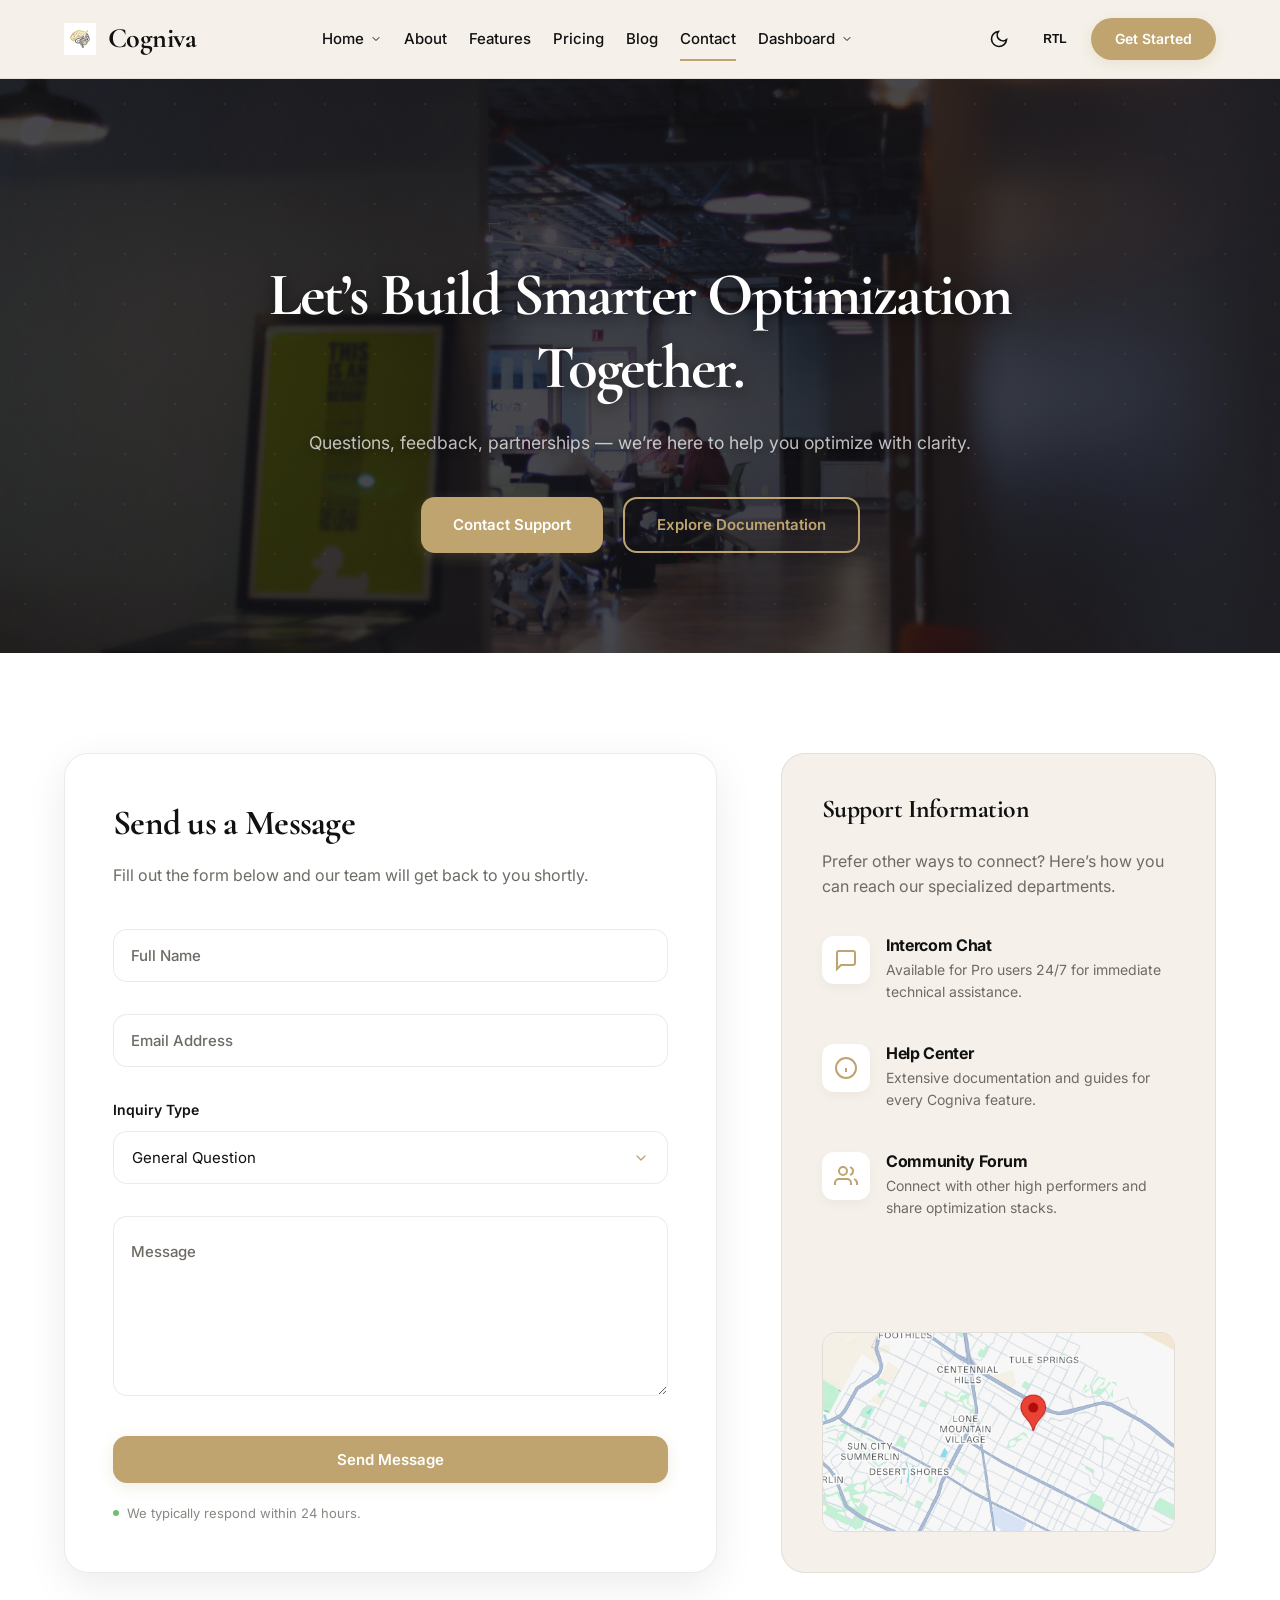
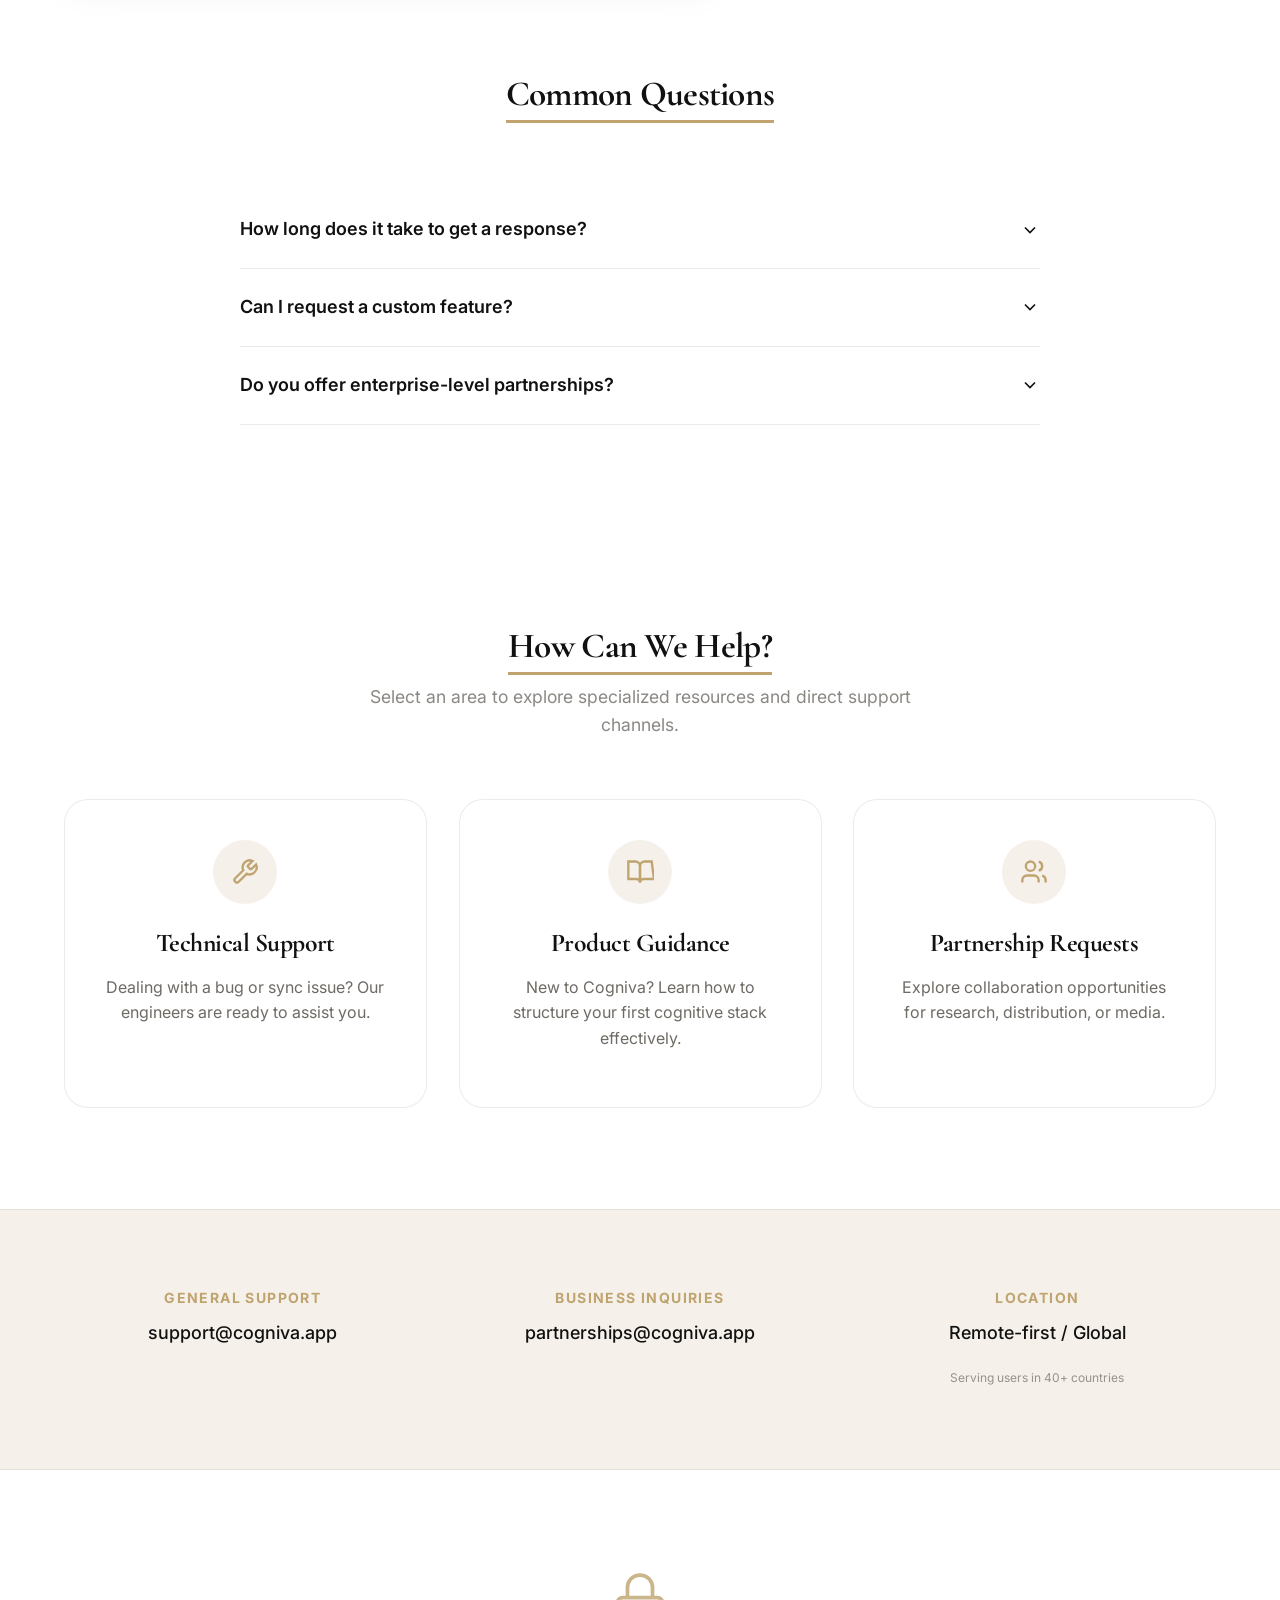
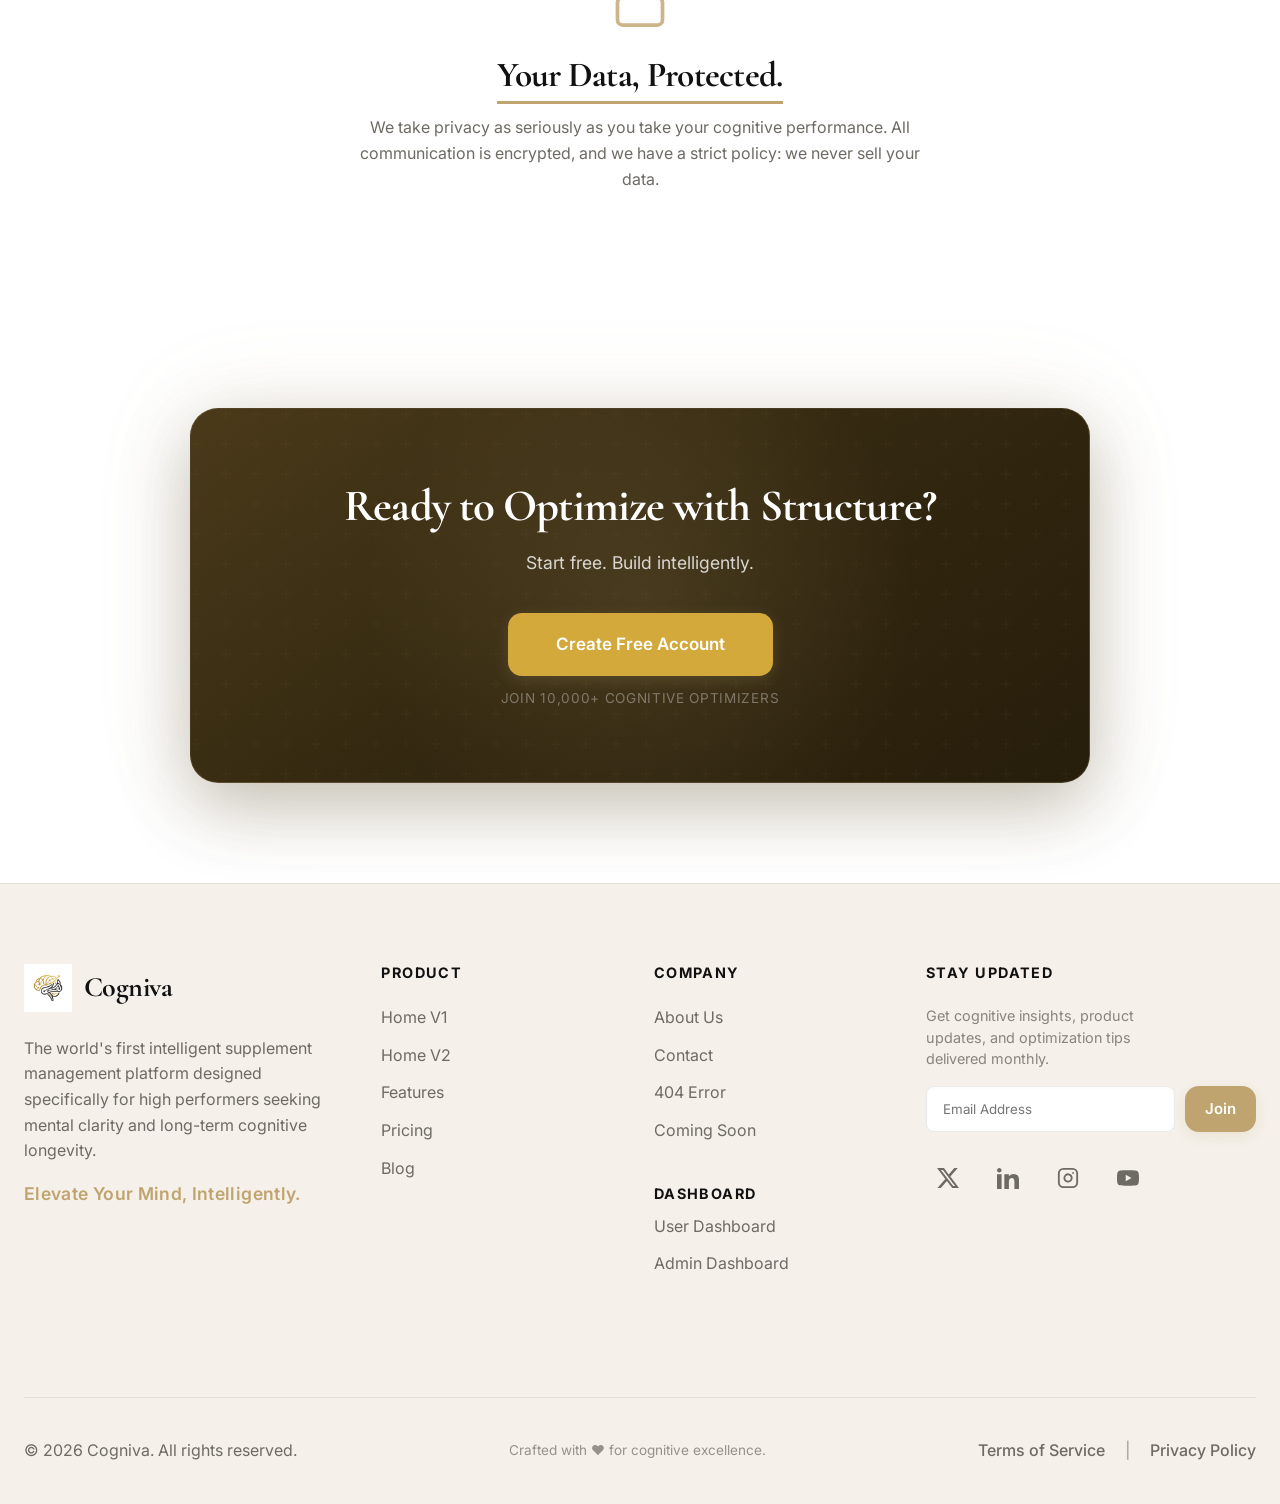
<file: pages/contact.html>
<!DOCTYPE html>
<html lang="en" dir="ltr">

<head>
    <meta charset="UTF-8">
    <meta name="viewport" content="width=device-width, initial-scale=1.0">
    <title>Contact Us | Cogniva - Build Smarter Optimization Together</title>
    <!-- SEO Meta Tags -->
    <meta name="description"
        content="Questions, feedback, or partnership inquiries? We're here to help you optimize with clarity. Reach out to the Cogniva team.">
    <!-- Google Fonts -->
    <link rel="preconnect" href="https://fonts.googleapis.com">
    <link rel="preconnect" href="https://fonts.gstatic.com" crossorigin>
    <link
        href="https://fonts.googleapis.com/css2?family=Cormorant+Garamond:wght@600;700;900&family=Inter:wght@400;500;600;700&display=swap"
        rel="stylesheet">
    <!-- Design System Stylesheet -->
    <link rel="stylesheet" href="../assets/css/style.css">
    <!-- Global JavaScript -->
    <script src="../assets/js/main.js" defer></script>
    <!-- Favicon -->
    <link rel="icon" type="image/png" href="../assets/images/favicon.png">
</head>

<body class="contact-page">

    <!-- Header -->
    <header id="main-header">
        <div class="container">
            <a href="../index.html" class="logo">
                <img src="../assets/images/logo.png" alt="Cogniva Logo" class="logo-icon">
                <span>Cogniva</span>
            </a>
            <nav>
                <ul>
                    <li class="dropdown">
                        <a href="../index.html">Home <svg class="chevron" width="12" height="12" viewBox="0 0 24 24"
                                fill="none" stroke="currentColor" stroke-width="2" stroke-linecap="round"
                                stroke-linejoin="round">
                                <path d="m6 9 6 6 6-6" />
                            </svg></a>
                        <div class="dropdown-content">
                            <a href="../index.html">Home V1</a>
                            <a href="home-v2.html">Home V2</a>
                        </div>
                    </li>
                    <li><a href="about.html">About</a></li>
                    <li><a href="features.html">Features</a></li>
                    <li><a href="pricing.html">Pricing</a></li>
                    <li><a href="blog.html">Blog</a></li>
                    <li><a href="contact.html" class="active">Contact</a></li>
                    <li class="dropdown">
                        <a href="#">Dashboard <svg class="chevron" width="12" height="12" viewBox="0 0 24 24"
                                fill="none" stroke="currentColor" stroke-width="2" stroke-linecap="round"
                                stroke-linejoin="round">
                                <path d="m6 9 6 6 6-6" />
                            </svg></a>
                        <div class="dropdown-content">
                            <a href="user-dashboard.html">User Dashboard</a>
                            <a href="admin-dashboard.html">Admin Dashboard</a>
                        </div>
                    </li>
                    <li class="mobile-cta-item"><a href="register.html" class="btn btn-gold btn-sm" style="margin-top: 10px;">Get Started</a></li>
                </ul>
                <div class="mobile-menu-back">
                    <button class="back-to-page-btn" id="mobile-back-btn">
                        <svg width="20" height="20" viewBox="0 0 24 24" fill="none" stroke="currentColor"
                            stroke-width="2" stroke-linecap="round" stroke-linejoin="round">
                            <path d="M19 12H5M12 19l-7-7 7-7" />
                        </svg>
                        <span>Return to Page</span>
                    </button>
                </div>
            </nav>
            <button class="mobile-nav-toggle" id="mobile-toggle" aria-label="Toggle navigation">
                <span></span>
                <span></span>
                <span></span>
            </button>
            <div class="nav-actions">
                <button class="icon-btn" id="theme-toggle" title="Toggle Theme">
                    <svg width="20" height="20" fill="none" stroke="currentColor" stroke-width="2" viewBox="0 0 24 24">
                        <path d="M21 12.79A9 9 0 1 1 11.21 3 7 7 0 0 0 21 12.79z"></path>
                    </svg>
                </button>
                <button class="icon-btn" id="rtl-toggle" title="Switch Direction">
                    <svg width="20" height="20" fill="none" stroke="currentColor" stroke-width="2" viewBox="0 0 24 24">
                        <path d="M7 16l-4-4 4-4M3 12h18M17 8l4 4-4 4"></path>
                    </svg>
                </button>
                <a href="register.html" class="btn btn-gold header-cta">Get Started</a>
            </div>
        </div>
    </header>

    <main>
        <!-- 1️⃣ HERO SECTION -->
        <section class="contact-hero">
            <div class="container reveal">
                <h1>Let’s Build Smarter Optimization Together.</h1>
                <p class="section-subtext">Questions, feedback, partnerships — we’re here to help you optimize with
                    clarity.</p>
                <div class="hero-btns">
                    <a href="#contact-form" class="btn btn-gold">Contact Support</a>
                    <a href="coming-soon.html" class="btn btn-outline">Explore Documentation</a>
                </div>
            </div>
        </section>

        <!-- 2️⃣ CONTACT FORM SECTION (Main) -->
        <section class="contact-main" id="contact-form">
            <div class="container">
                <div class="contact-grid">
                    <!-- Left: Contact Form -->
                    <div class="contact-form-container reveal">
                        <div class="form-header">
                            <h2>Send us a Message</h2>
                            <p>Fill out the form below and our team will get back to you shortly.</p>
                        </div>
                        <form action="#" class="contact-form">
                            <div class="form-group floating-label">
                                <input type="text" id="full-name" class="contact-input" placeholder=" " required>
                                <label for="full-name">Full Name</label>
                            </div>
                            <div class="form-group floating-label">
                                <input type="email" id="email" class="contact-input" placeholder=" " required>
                                <label for="email">Email Address</label>
                            </div>
                            <div class="form-group">
                                <label for="inquiry-type">Inquiry Type</label>
                                <select id="inquiry-type" class="contact-select">
                                    <option value="general">General Question</option>
                                    <option value="technical">Technical Support</option>
                                    <option value="partnership">Partnership</option>
                                    <option value="feedback">Feedback</option>
                                </select>
                            </div>
                            <div class="form-group floating-label">
                                <textarea id="message" class="contact-textarea" placeholder=" " required></textarea>
                                <label for="message">Message</label>
                            </div>
                            <button type="submit" class="btn btn-gold full-width">Send Message</button>
                            <span class="form-note">We typically respond within 24 hours.</span>
                        </form>
                    </div>

                    <!-- Right: Support info card -->
                    <div class="support-info-card reveal" style="transition-delay: 0.1s;">
                        <h3>Support Information</h3>
                        <p>Prefer other ways to connect? Here’s how you can reach our specialized departments.</p>

                        <div class="support-item">
                            <div class="support-icon">
                                <svg width="24" height="24" viewBox="0 0 24 24" fill="none" stroke="currentColor"
                                    stroke-width="2">
                                    <path d="M21 15a2 2 0 0 1-2 2H7l-4 4V5a2 2 0 0 1 2-2h14a2 2 0 0 1 2 2z"></path>
                                </svg>
                            </div>
                            <div class="support-text">
                                <h4>Intercom Chat</h4>
                                <p>Available for Pro users 24/7 for immediate technical assistance.</p>
                            </div>
                        </div>

                        <div class="support-item">
                            <div class="support-icon">
                                <svg width="24" height="24" viewBox="0 0 24 24" fill="none" stroke="currentColor"
                                    stroke-width="2">
                                    <circle cx="12" cy="12" r="10"></circle>
                                    <line x1="12" y1="16" x2="12" y2="12"></line>
                                    <line x1="12" y1="8" x2="12.01" y2="8"></line>
                                </svg>
                            </div>
                            <div class="support-text">
                                <h4>Help Center</h4>
                                <p>Extensive documentation and guides for every Cogniva feature.</p>
                            </div>
                        </div>

                        <div class="support-item">
                            <div class="support-icon">
                                <svg width="24" height="24" viewBox="0 0 24 24" fill="none" stroke="currentColor"
                                    stroke-width="2">
                                    <path d="M17 21v-2a4 4 0 0 0-4-4H5a4 4 0 0 0-4 4v2"></path>
                                    <circle cx="9" cy="7" r="4"></circle>
                                    <path d="M23 21v-2a4 4 0 0 0-3-3.87"></path>
                                    <path d="M16 3.13a4 4 0 0 1 0 7.75"></path>
                                </svg>
                            </div>
                            <div class="support-text">
                                <h4>Community Forum</h4>
                                <p>Connect with other high performers and share optimization stacks.</p>
                            </div>
                        </div>

                        <!-- Location Map Preview -->
                        <div class="location-map-preview">
                            <img src="../assets/images/contact/Mapimg.jpeg" alt="Cogniva Office Map">
                        </div>
                    </div>
                </div>

                <!-- FAQ Accordion (Optional Extra) -->
                <div class="section-faq-minimal reveal" style="margin-top: 100px;">
                    <div class="section-header">
                        <h2 class="animated-underline">Common Questions</h2>
                    </div>
                    <div class="faq-minimal-container">
                        <div class="faq-item-minimal">
                            <div class="faq-question-minimal">
                                <span>How long does it take to get a response?</span>
                                <svg class="faq-chevron" width="20" height="20" viewBox="0 0 24 24" fill="none"
                                    stroke="currentColor" stroke-width="2">
                                    <path d="m6 9 6 6 6-6" />
                                </svg>
                            </div>
                            <div class="faq-answer-minimal">
                                Our support team typically responds within 24 hours during business days. Pro users
                                receive priority support with faster turnaround times.
                            </div>
                        </div>
                        <div class="faq-item-minimal">
                            <div class="faq-question-minimal">
                                <span>Can I request a custom feature?</span>
                                <svg class="faq-chevron" width="20" height="20" viewBox="0 0 24 24" fill="none"
                                    stroke="currentColor" stroke-width="2">
                                    <path d="m6 9 6 6 6-6" />
                                </svg>
                            </div>
                            <div class="faq-answer-minimal">
                                Yes! We love feedback. You can submit feature requests through the "Feedback" inquiry
                                type in the contact form or via our community forum.
                            </div>
                        </div>
                        <div class="faq-item-minimal">
                            <div class="faq-question-minimal">
                                <span>Do you offer enterprise-level partnerships?</span>
                                <svg class="faq-chevron" width="20" height="20" viewBox="0 0 24 24" fill="none"
                                    stroke="currentColor" stroke-width="2">
                                    <path d="m6 9 6 6 6-6" />
                                </svg>
                            </div>
                            <div class="faq-answer-minimal">
                                Absolutely. We work with research institutions and wellness companies. Please select
                                "Partnership" as your inquiry type for specialized attention.
                            </div>
                        </div>
                    </div>
                </div>
            </div>
        </section>

        <!-- 3️⃣ SUPPORT OPTIONS SECTION -->
        <section class="section-support-options">
            <div class="container">
                <div class="section-header reveal">
                    <h2 class="animated-underline">How Can We Help?</h2>
                    <p class="section-subtext">Select an area to explore specialized resources and direct support
                        channels.</p>
                </div>
                <div class="support-cards-grid">
                    <div class="support-option-card reveal">
                        <div class="support-option-icon">
                            <svg width="28" height="28" viewBox="0 0 24 24" fill="none" stroke="currentColor"
                                stroke-width="2">
                                <path
                                    d="M14.7 6.3a1 1 0 0 0 0 1.4l1.6 1.6a1 1 0 0 0 1.4 0l3.77-3.77a6 6 0 0 1-7.94 7.94l-6.91 6.91a2.12 2.12 0 0 1-3-3l6.91-6.91a6 6 0 0 1 7.94-7.94l-3.76 3.76z">
                                </path>
                            </svg>
                        </div>
                        <h3>Technical Support</h3>
                        <p>Dealing with a bug or sync issue? Our engineers are ready to assist you.</p>
                    </div>
                    <div class="support-option-card reveal" style="transition-delay: 0.1s;">
                        <div class="support-option-icon">
                            <svg width="28" height="28" viewBox="0 0 24 24" fill="none" stroke="currentColor"
                                stroke-width="2">
                                <path d="M2 3h6a4 4 0 0 1 4 4v14a3 3 0 0 0-3-3H2z"></path>
                                <path d="M22 3h-6a4 4 0 0 0-4 4v14a3 3 0 0 1 3-3h9z"></path>
                            </svg>
                        </div>
                        <h3>Product Guidance</h3>
                        <p>New to Cogniva? Learn how to structure your first cognitive stack effectively.</p>
                    </div>
                    <div class="support-option-card reveal" style="transition-delay: 0.2s;">
                        <div class="support-option-icon">
                            <svg width="28" height="28" viewBox="0 0 24 24" fill="none" stroke="currentColor"
                                stroke-width="2">
                                <path d="M16 21v-2a4 4 0 0 0-4-4H6a4 4 0 0 0-4 4v2"></path>
                                <circle cx="9" cy="7" r="4"></circle>
                                <path d="M22 21v-2a4 4 0 0 0-3-3.87"></path>
                                <path d="M16 3.13a4 4 0 0 1 0 7.75"></path>
                            </svg>
                        </div>
                        <h3>Partnership Requests</h3>
                        <p>Explore collaboration opportunities for research, distribution, or media.</p>
                    </div>
                </div>
            </div>
        </section>

        <!-- 4️⃣ COMPANY INFO SECTION -->
        <section class="section-company-info">
            <div class="container">
                <div class="company-info-grid reveal">
                    <div class="company-info-item">
                        <h4>General Support</h4>
                        <p>support@cogniva.app</p>
                    </div>
                    <div class="company-info-item">
                        <h4>Business inquiries</h4>
                        <p>partnerships@cogniva.app</p>
                    </div>
                    <div class="company-info-item">
                        <h4>Location</h4>
                        <p>Remote-first / Global</p>
                        <span style="font-size: 12px; color: var(--text-muted); opacity: 0.7;">Serving users in 40+
                            countries</span>
                    </div>
                </div>
            </div>
        </section>

        <!-- 5️⃣ TRUST SECTION -->
        <section class="section-trust">
            <div class="container reveal">
                <div class="trust-content">
                    <div class="trust-icon">
                        <svg width="60" height="60" viewBox="0 0 24 24" fill="none" stroke="currentColor"
                            stroke-width="1.5">
                            <rect x="3" y="11" width="18" height="11" rx="2" ry="2"></rect>
                            <path d="M7 11V7a5 5 0 0 1 10 0v4"></path>
                        </svg>
                    </div>
                    <h2 class="animated-underline">Your Data, Protected.</h2>
                    <p>We take privacy as seriously as you take your cognitive performance. All communication is
                        encrypted, and we have a strict policy: we never sell your data.</p>
                </div>
            </div>
        </section>

        <!-- 6️⃣ CTA SECTION -->
        <section class="section-cta">
            <div class="container">
                <div class="cta-card">
                    <h2>Ready to Optimize with Structure?</h2>
                    <p>Start free. Build intelligently.</p>
                    <a href="register.html" class="btn btn-gold btn-lg">Create Free Account</a>
                    <div class="trust-line">Join 10,000+ cognitive optimizers</div>
                </div>
            </div>
        </section>
    </main>

    <!-- Footer -->
    <footer>
        <div class="container">
            <div class="footer-grid">
                <!-- Col 1: Brand -->
                <div class="footer-brand">
                    <a href="../index.html" class="logo"><img src="../assets/images/logo.png" alt="Cogniva Logo"
                            class="logo-icon"><span>Cogniva</span></a>
                    <p>The world's first intelligent supplement management platform designed specifically for high
                        performers seeking mental clarity and long-term cognitive longevity.</p>
                    <div class="footer-tagline">Elevate Your Mind, Intelligently.</div>
                </div>

                <!-- Col 2: Product -->
                <div class="footer-col">
                    <h4>Product</h4>
                    <ul class="footer-links">
                        <li><a href="../index.html">Home V1</a></li>
                        <li><a href="home-v2.html">Home V2</a></li>
                        <li><a href="features.html">Features</a></li>
                        <li><a href="pricing.html">Pricing</a></li>
                        <li><a href="blog.html">Blog</a></li>
                    </ul>
                </div>

                <!-- Col 3: Company -->
                <div class="footer-col">
                    <div style="margin-bottom: 40px;">
                        <h4>Company</h4>
                        <ul class="footer-links">
                            <li><a href="about.html">About Us</a></li>
                            <li><a href="contact.html">Contact</a></li>
                            <li><a href="404.html">404 Error</a></li>
                            <li><a href="coming-soon.html">Coming Soon</a></li>
                            <li
                                style="margin-top: 20px; border-top: 1px solid rgba(255,255,255,0.05); padding-top: 20px;">
                                <h4 style="margin-bottom: 12px;">Dashboard</h4>
                                <ul class="footer-links">
                                    <li><a href="user-dashboard.html">User Dashboard</a></li>
                                    <li><a href="admin-dashboard.html">Admin Dashboard</a></li>
                                </ul>
                            </li>
                        </ul>
                    </div>
                </div>

                <!-- Col 4: Newsletter & Social -->
                <div class="footer-col">
                    <h4>Stay Updated</h4>
                    <p class="footer-newsletter-desc">Get cognitive insights, product updates, and optimization tips
                        delivered monthly.</p>
                    <form class="footer-newsletter-form">
                        <input type="email" placeholder="Email Address" required>
                        <button type="submit" class="btn btn-gold" style="padding: 0 20px; height: 46px;">Join</button>
                    </form>
                    <div class="social-icons-footer">
                        <a href="#" class="icon-btn" title="X (Twitter)">
                            <svg viewBox="0 0 24 24" fill="currentColor">
                                <path
                                    d="M18.901 1.153h3.68l-8.04 9.19L24 22.846h-7.406l-5.8-7.584-6.638 7.584H.474l8.6-9.83L0 1.154h7.594l5.243 6.932ZM17.61 20.644h2.039L6.486 3.24H4.298Z" />
                            </svg>
                        </a>
                        <a href="#" class="icon-btn" title="LinkedIn">
                            <svg viewBox="0 0 24 24" fill="currentColor">
                                <path
                                    d="M4.98 3.5c0 1.381-1.11 2.5-2.48 2.5s-2.48-1.119-2.48-2.5c0-1.38 1.11-2.5 2.48-2.5s2.48 1.12 2.48 2.5zm.02 4.5h-5v16h5v-16zm7.982 0h-4.968v16h4.969v-8.399c0-4.67 6.029-5.052 6.029 0v8.399h4.988v-10.131c0-7.88-8.922-7.593-11.018-3.714v-2.155z" />
                            </svg>
                        </a>
                        <a href="#" class="icon-btn" title="Instagram">
                            <svg viewBox="0 0 24 24" fill="none" stroke="currentColor" stroke-width="2"
                                stroke-linecap="round" stroke-linejoin="round">
                                <rect x="2" y="2" width="20" height="20" rx="5" ry="5"></rect>
                                <path d="M16 11.37A4 4 0 1 1 12.63 8 4 4 0 0 1 16 11.37z"></path>
                                <line x1="17.5" y1="6.5" x2="17.51" y2="6.5"></line>
                            </svg>
                        </a>
                        <a href="#" class="icon-btn" title="YouTube">
                            <svg viewBox="0 0 24 24" fill="currentColor">
                                <path
                                    d="M23.498 6.186a3.016 3.016 0 00-2.122-2.136C19.505 3.545 12 3.545 12 3.545s-7.505 0-9.377.505A3.017 3.017 0 00.502 6.186C0 8.07 0 12 0 12s0 3.93.502 5.814a3.016 3.016 0 002.122 2.136c1.871.505 9.376.505 9.376.505s7.505 0 9.377-.505a3.015 3.015 0 002.122-2.136C24 15.93 24 12 24 12s0-3.93-.502-5.814zM9.545 15.568V8.432L15.818 12l-6.273 3.568z" />
                            </svg>
                        </a>
                    </div>
                </div>
            </div>

            <!-- Footer Bottom Section -->
            <div class="footer-bottom">
                <div class="footer-bottom-row">
                    <div class="footer-copyright">© 2026 Cogniva. All rights reserved.</div>
                    <div class="footer-bottom-centered">
                        Crafted with ❤️ for cognitive excellence.
                    </div>
                    <div class="footer-links" style="display: flex; gap: 20px; font-weight: 500;">
                        <a href="coming-soon.html">Terms of Service</a>
                        <span style="opacity: 0.3;">|</span>
                        <a href="coming-soon.html">Privacy Policy</a>
                    </div>
                </div>
            </div>
        </div>
    </footer>

    <script>
        // Minimal Accordion Logic
        document.querySelectorAll('.faq-question-minimal').forEach(question => {
            question.addEventListener('click', () => {
                const item = question.parentElement;
                item.classList.toggle('active');
            });
        });
    </script>

</body>

</html>
</file>
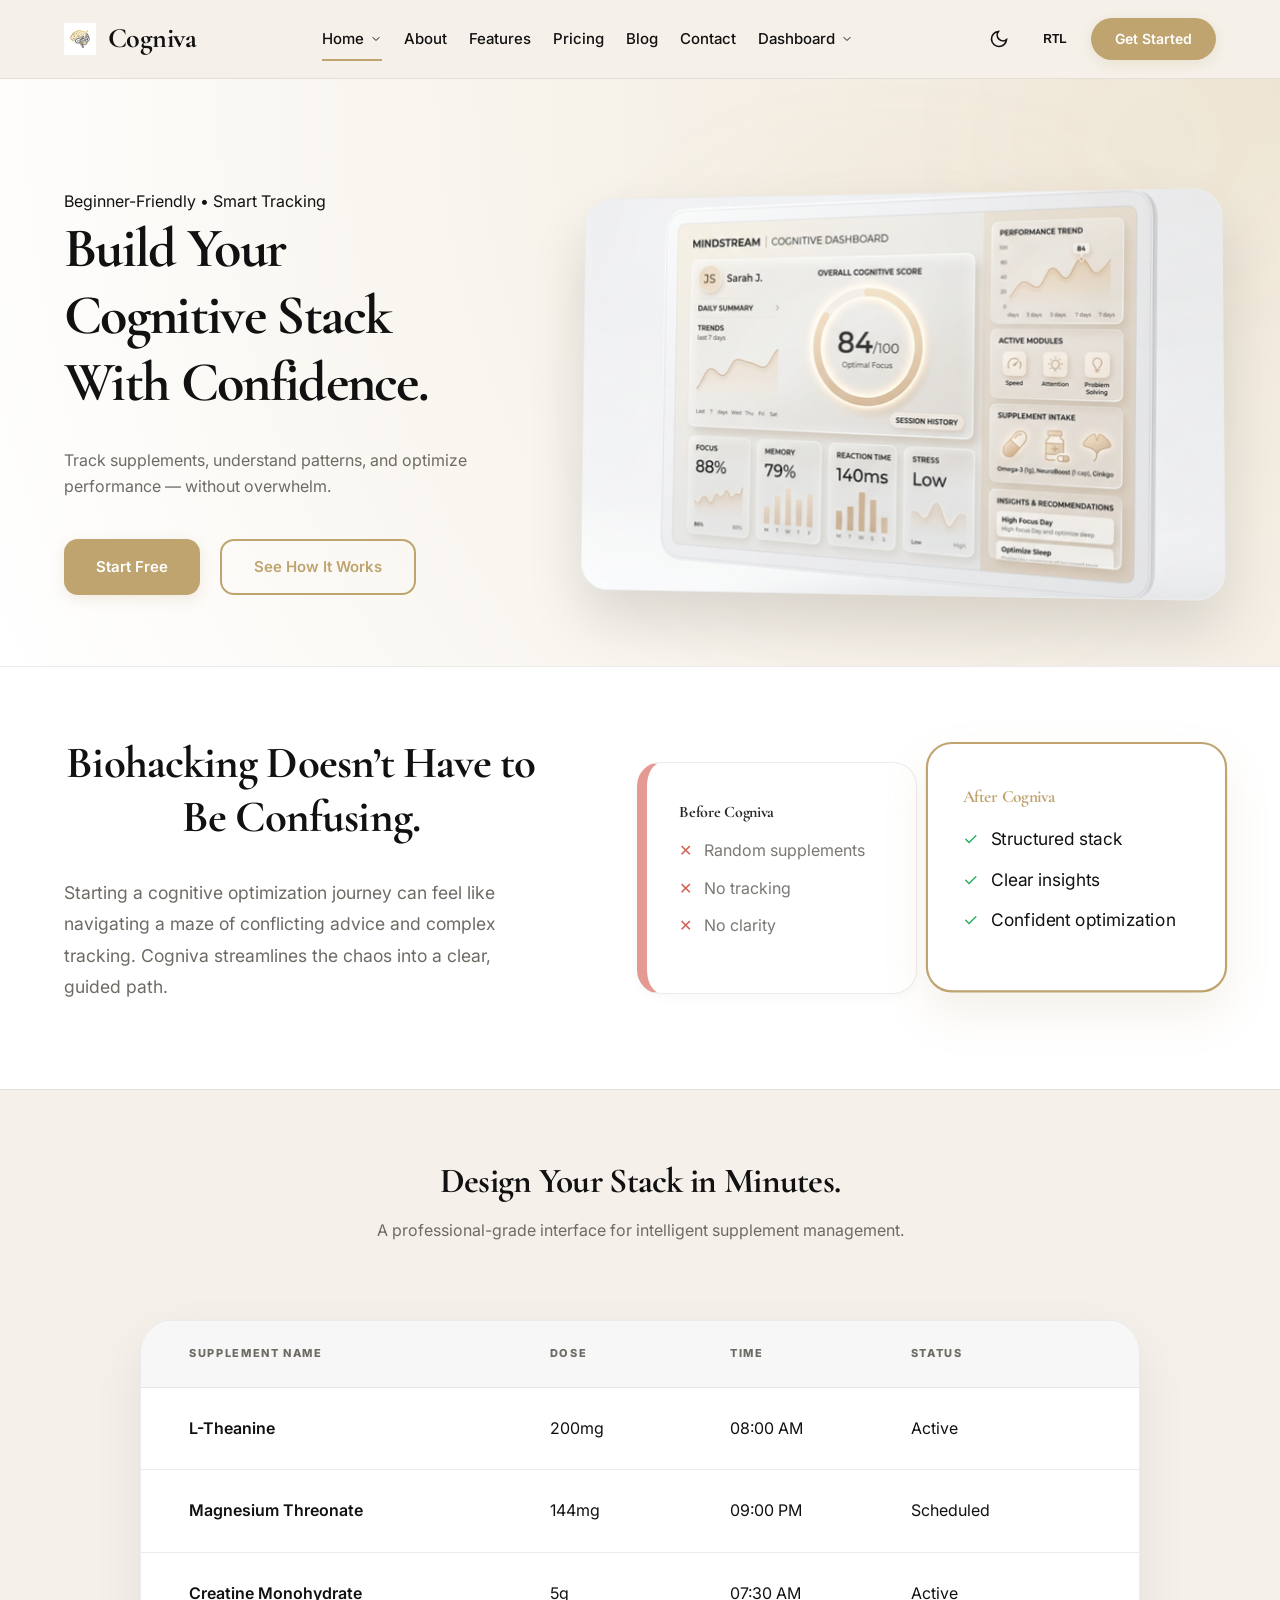
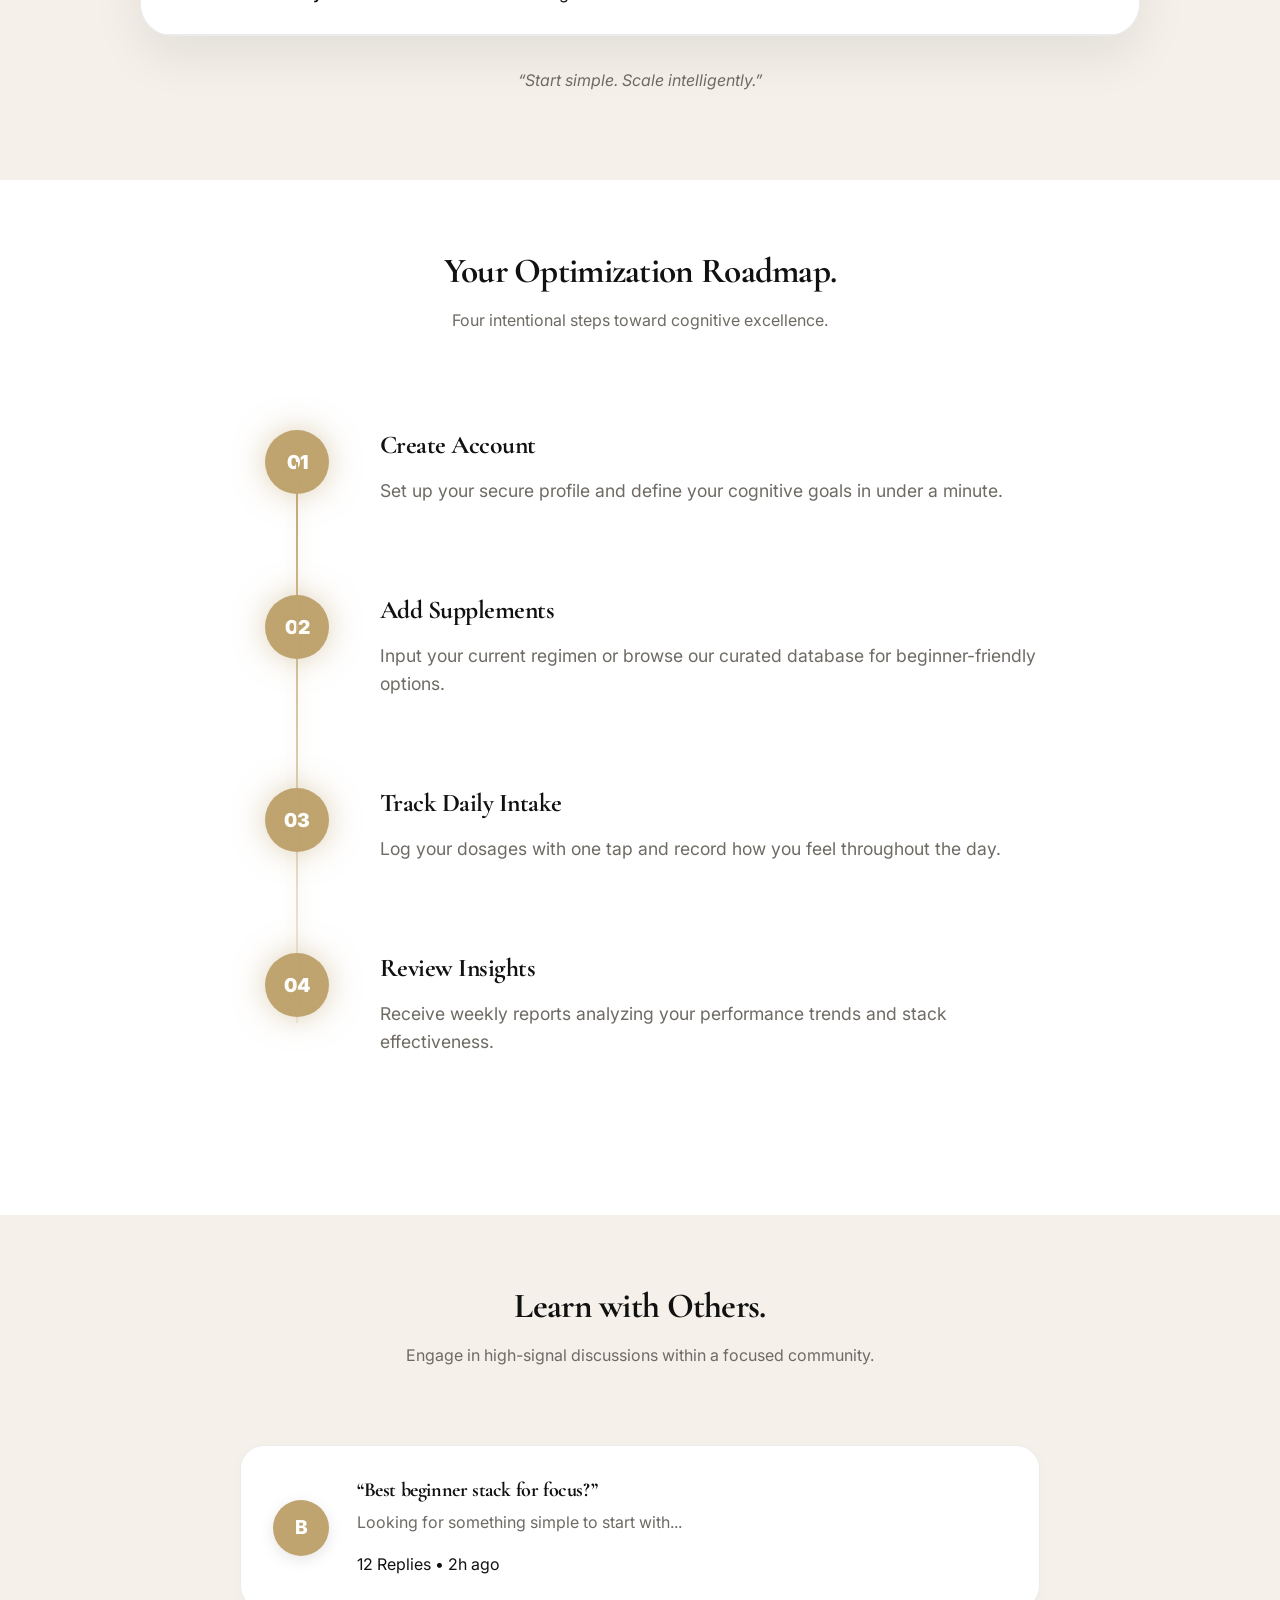
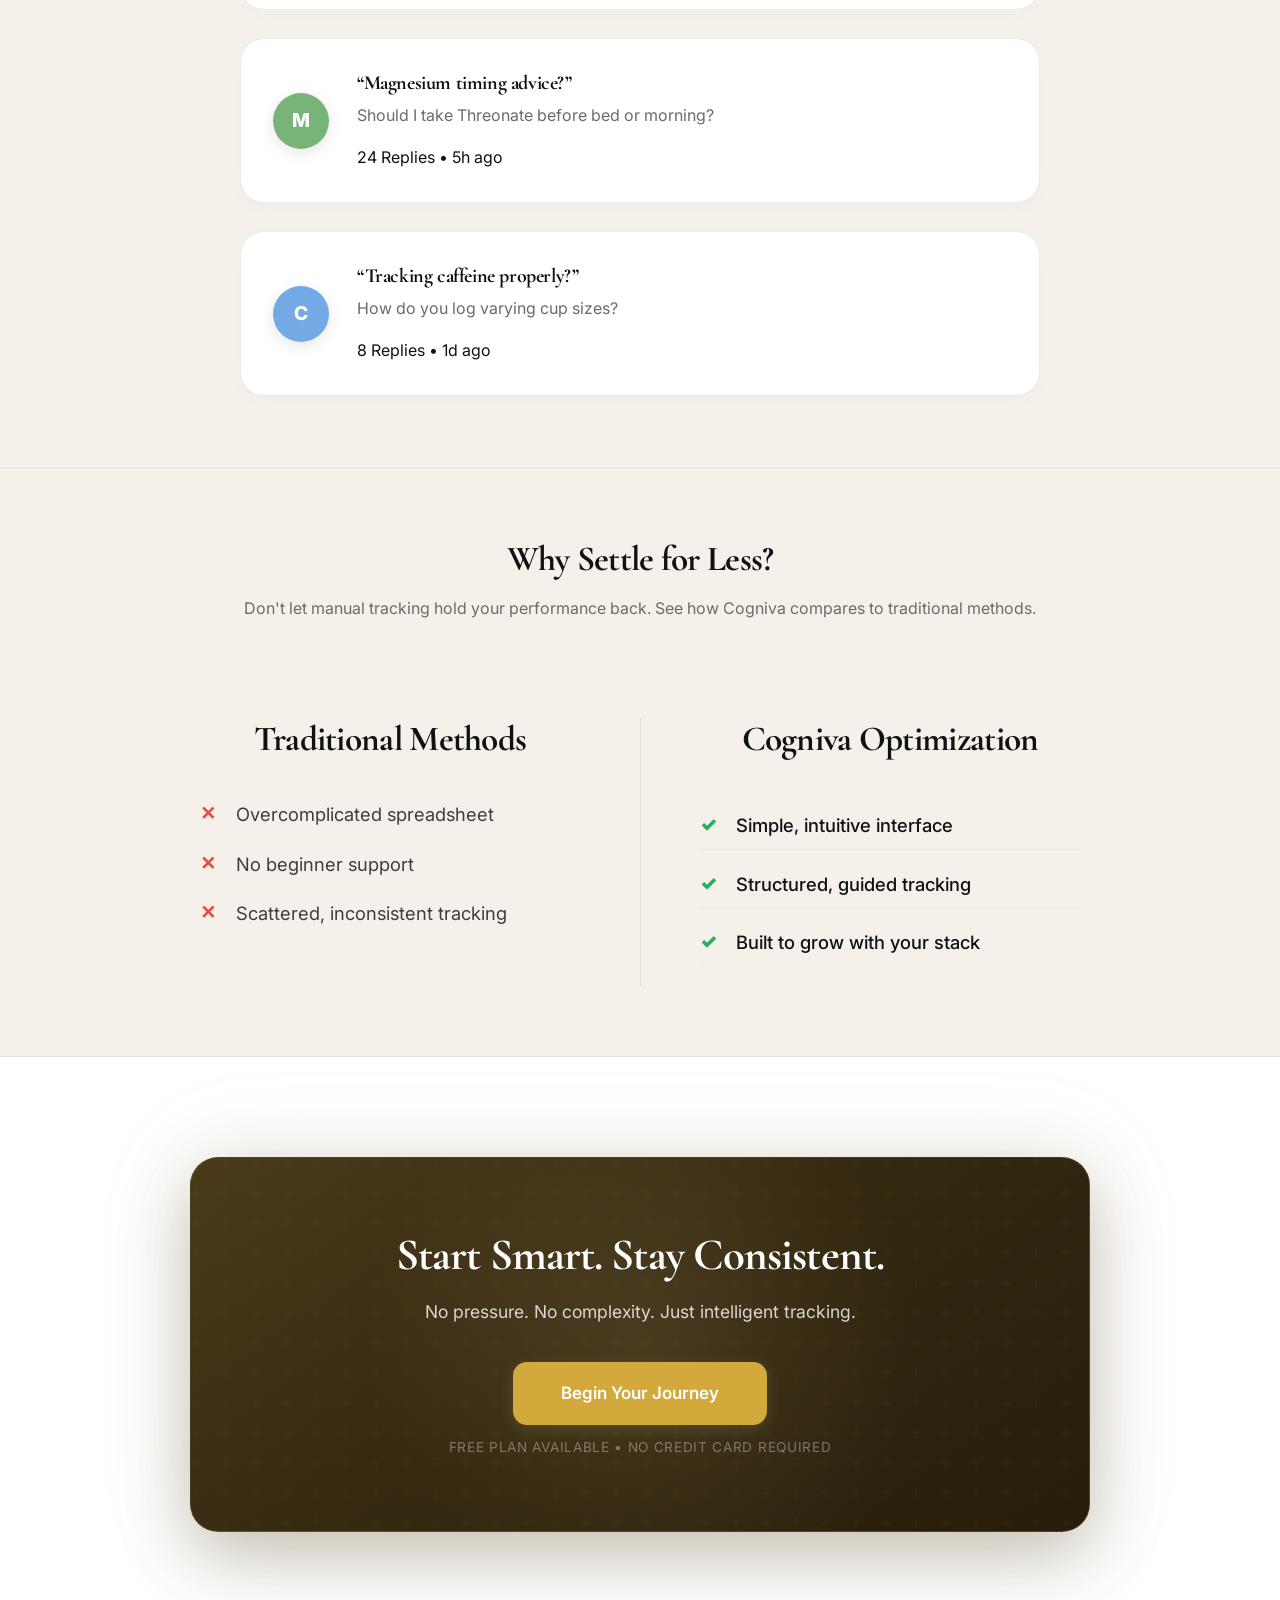
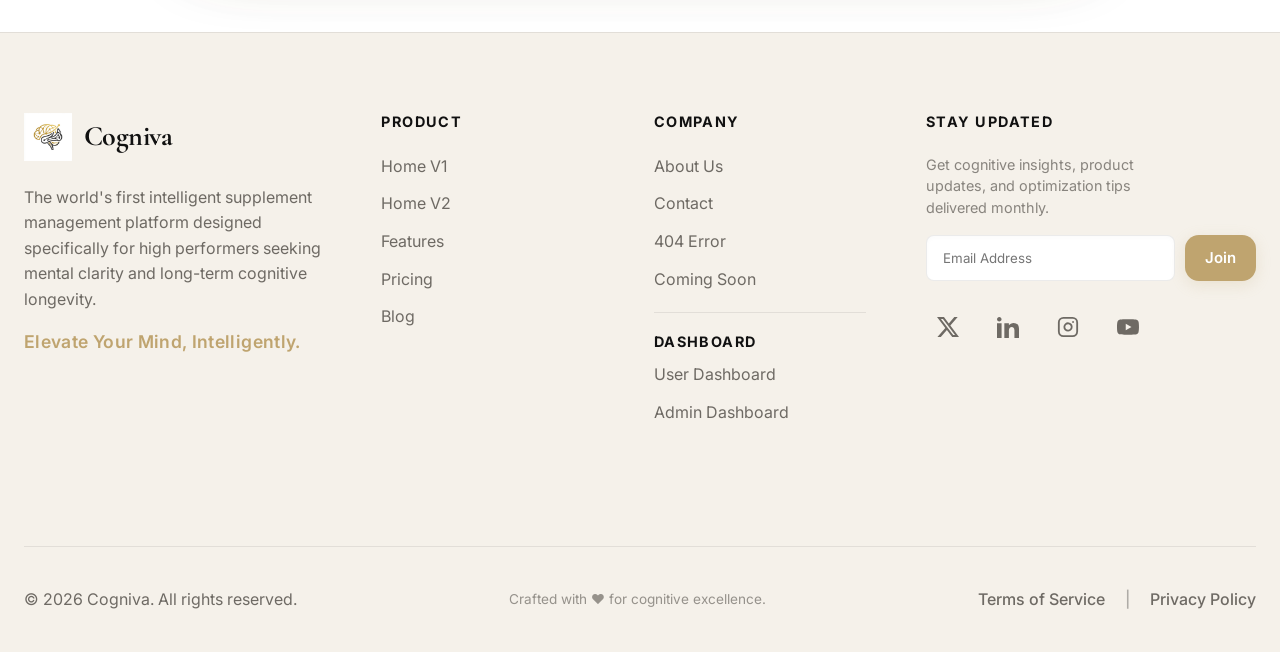
<file: pages/home-v2.html>
<!DOCTYPE html>
<html lang="en">

<head>
    <meta charset="UTF-8">
    <meta name="viewport" content="width=device-width, initial-scale=1.0">
    <title>Cogniva | Build Your Cognitive Stack with Confidence</title>
    <!-- SEO Meta Tags -->
    <meta name="description"
        content="Track supplements, stay consistent, and improve focus with Cogniva. The intelligent platform for cognitive enhancement.">
    <!-- Google Fonts -->
    <link rel="preconnect" href="https://fonts.googleapis.com">
    <link rel="preconnect" href="https://fonts.gstatic.com" crossorigin>
    <link
        href="https://fonts.googleapis.com/css2?family=Cormorant+Garamond:wght@600;700;900&family=Inter:wght@400;500;600;700&family=Outfit:wght@100..900&display=swap"
        rel="stylesheet">
    <!-- Design System Stylesheet -->
    <link rel="stylesheet" href="../assets/css/style.css">
    <!-- Global JavaScript -->
    <script src="../assets/js/main.js" defer></script>
    <!-- Favicon -->
    <link rel="icon" type="image/png" href="../assets/images/favicon.png">
</head>

<body class="v2-page">
    <!-- Header -->
    <header id="main-header">
        <div class="container">
            <a href="../index.html" class="logo">
                <img src="../assets/images/logo.png" alt="Cogniva Logo" class="logo-icon">
                <span>Cogniva</span>
            </a>
            <nav>
                <ul>
                    <li class="dropdown">
                        <a href="../index.html" class="active">Home <svg class="chevron" width="12" height="12"
                                viewBox="0 0 24 24" fill="none" stroke="currentColor" stroke-width="2"
                                stroke-linecap="round" stroke-linejoin="round">
                                <path d="m6 9 6 6 6-6" />
                            </svg></a>
                        <div class="dropdown-content">
                            <a href="../index.html">Home V1</a>
                            <a href="home-v2.html">Home V2</a>
                        </div>
                    </li>
                    <li><a href="about.html">About</a></li>
                    <li><a href="features.html">Features</a></li>
                    <li><a href="pricing.html">Pricing</a></li>
                    <li><a href="blog.html">Blog</a></li>
                    <li><a href="contact.html">Contact</a></li>
                    <li class="dropdown">
                        <a href="#">Dashboard <svg class="chevron" width="12" height="12" viewBox="0 0 24 24"
                                fill="none" stroke="currentColor" stroke-width="2" stroke-linecap="round"
                                stroke-linejoin="round">
                                <path d="m6 9 6 6 6-6" />
                            </svg></a>
                        <div class="dropdown-content">
                            <a href="user-dashboard.html">User Dashboard</a>
                            <a href="admin-dashboard.html">Admin Dashboard</a>
                        </div>
                    </li>
                    <li class="mobile-cta-item"><a href="register.html" class="btn btn-gold btn-sm" style="margin-top: 10px;">Get Started</a></li>
                </ul>
                <div class="mobile-menu-back">
                    <button class="back-to-page-btn" id="mobile-back-btn">
                        <svg width="20" height="20" viewBox="0 0 24 24" fill="none" stroke="currentColor"
                            stroke-width="2" stroke-linecap="round" stroke-linejoin="round">
                            <path d="M19 12H5M12 19l-7-7 7-7" />
                        </svg>
                        <span>Return to Page</span>
                    </button>
                </div>
            </nav>
            <button class="mobile-nav-toggle" id="mobile-toggle" aria-label="Toggle navigation">
                <span></span>
                <span></span>
                <span></span>
            </button>
            <div class="nav-actions">
                <button class="icon-btn" id="theme-toggle" title="Toggle Theme">
                    <svg width="20" height="20" fill="none" stroke="currentColor" stroke-width="2" viewBox="0 0 24 24">
                        <path d="M21 12.79A9 9 0 1 1 11.21 3 7 7 0 0 0 21 12.79z"></path>
                    </svg>
                </button>
                <button class="icon-btn" id="rtl-toggle" title="Switch Direction (LTR / RTL)">
                    <svg width="20" height="20" fill="none" stroke="currentColor" stroke-width="2" viewBox="0 0 24 24"
                        stroke-linecap="round" stroke-linejoin="round">
                        <path d="M7 16l-4-4 4-4M3 12h18M17 8l4 4-4 4"></path>
                    </svg>
                </button>
                <a href="register.html" class="btn btn-gold header-cta">Get Started</a>
            </div>
        </div>
    </header>

    <main>
        <!-- 1. HERO SECTION (Split Premium) -->
        <section class="v2-hero">
            <div class="container">
                <div class="hero-v2-grid">
                    <div class="hero-v2-text reveal">
                        <div class="floating-badge">Beginner-Friendly • Smart Tracking</div>
                        <h1 class="hero-title" style="text-align: left;">Build Your Cognitive Stack With Confidence.
                        </h1>
                        <p class="hero-subtitle"
                            style="text-align: left; margin-bottom: 40px; color: var(--text-muted);">
                            Track supplements, understand patterns, and optimize performance — without overwhelm.</p>
                        <div class="hero-btns" style="display: flex; gap: 20px; justify-content: flex-start;">
                            <a href="register.html" class="btn btn-gold">Start Free</a>
                            <a href="#journey" class="btn btn-outline">See How It Works</a>
                        </div>
                    </div>
                    <div class="product-mockup-wrapper reveal" style="transition-delay: 0.2s;">
                        <div class="mockup-glow"></div>
                        <div class="product-mockup">
                            <img src="../assets/images/home_v2_hero_mockup.png" alt="Cogniva Dashboard Mockup"
                                style="width: 100%; height: 100%; object-fit: cover;">
                        </div>
                    </div>
                </div>
            </div>
        </section>

        <!-- 2. PROBLEM → SOLUTION SECTION (Refined Split) -->
        <section class="section-v2-problem reveal" id="problem">
            <div class="container">
                <div class="comparison-grid">
                    <div class="problem-text">
                        <h2 class="section-title" style="text-align: left;">Biohacking Doesn’t Have to Be Confusing.
                        </h2>
                        <p style="color: var(--text-muted); line-height: 1.8; font-size: 1.1rem;">Starting a cognitive
                            optimization journey can feel like navigating a maze of conflicting advice and complex
                            tracking. Cogniva streamlines the chaos into a clear, guided path.</p>
                    </div>
                    <div class="solution-comparison-cards">
                        <div class="comp-panel comp-before">
                            <h4 style="margin-bottom: 16px; font-weight: 700;">Before Cogniva</h4>
                            <ul class="strip-list" style="list-style: none; padding: 0; color: var(--text-muted);">
                                <li style="margin-bottom: 12px;"><span
                                        style="color: #e74c3c; margin-right: 8px;">✕</span> Random supplements</li>
                                <li style="margin-bottom: 12px;"><span
                                        style="color: #e74c3c; margin-right: 8px;">✕</span> No tracking</li>
                                <li style="margin-bottom: 12px;"><span
                                        style="color: #e74c3c; margin-right: 8px;">✕</span> No clarity</li>
                            </ul>
                        </div>
                        <div class="comp-panel comp-after">
                            <h4 style="margin-bottom: 16px; font-weight: 800; color: var(--gold-accent);">After Cogniva
                            </h4>
                            <ul class="strip-list" style="list-style: none; padding: 0;">
                                <li style="margin-bottom: 12px;"><span
                                        style="color: #27ae60; margin-right: 8px;">✓</span> Structured stack</li>
                                <li style="margin-bottom: 12px;"><span
                                        style="color: #27ae60; margin-right: 8px;">✓</span> Clear insights</li>
                                <li style="margin-bottom: 12px;"><span
                                        style="color: #27ae60; margin-right: 8px;">✓</span> Confident optimization</li>
                            </ul>
                        </div>
                    </div>
                </div>
            </div>
        </section>

        <!-- 3. STACK BUILDER PREVIEW SECTION (SaaS UI) -->
        <section class="section-v2-stack" id="stack">
            <div class="container">
                <div class="section-header reveal">
                    <h2 class="section-title">Design Your Stack in Minutes.</h2>
                    <p class="section-subtitle">A professional-grade interface for intelligent supplement management.
                    </p>
                </div>

                <div class="stack-ui-container reveal">
                    <div class="stack-preview-card">
                        <div class="stack-row-header">
                            <span>Supplement Name</span>
                            <span>Dose</span>
                            <span>Time</span>
                            <span>Status</span>
                        </div>
                        <div class="stack-row">
                            <span style="font-weight: 600;">L-Theanine</span>
                            <span>200mg</span>
                            <span>08:00 AM</span>
                            <span class="stack-status status-active">Active</span>
                        </div>
                        <div class="stack-row">
                            <span style="font-weight: 600;">Magnesium Threonate</span>
                            <span>144mg</span>
                            <span>09:00 PM</span>
                            <span class="stack-status status-scheduled">Scheduled</span>
                        </div>
                        <div class="stack-row">
                            <span style="font-weight: 600;">Creatine Monohydrate</span>
                            <span>5g</span>
                            <span>07:30 AM</span>
                            <span class="stack-status status-active">Active</span>
                        </div>
                    </div>
                    <p style="text-align: center; color: var(--text-muted); font-style: italic; margin-top: 32px;">
                        “Start simple. Scale intelligently.”</p>
                </div>
            </div>
        </section>

        <!-- 4. GUIDED JOURNEY SECTION (Refined Stepper) -->
        <section class="section-v2-journey reveal" id="journey">
            <div class="container">
                <div class="section-header">
                    <h2 class="section-title">Your Optimization Roadmap.</h2>
                    <p class="section-subtitle">Four intentional steps toward cognitive excellence.</p>
                </div>

                <div class="stepper-layout">
                    <div class="stepper-progress-line"></div>

                    <div class="step-block reveal">
                        <div class="step-node">01</div>
                        <h3>Create Account</h3>
                        <p style="color: var(--text-muted); font-size: 1.1rem;">Set up your secure profile and define
                            your cognitive goals in under a minute.</p>
                    </div>

                    <div class="step-block reveal">
                        <div class="step-node">02</div>
                        <h3>Add Supplements</h3>
                        <p style="color: var(--text-muted); font-size: 1.1rem;">Input your current regimen or browse our
                            curated database for beginner-friendly options.</p>
                    </div>

                    <div class="step-block reveal">
                        <div class="step-node">03</div>
                        <h3>Track Daily Intake</h3>
                        <p style="color: var(--text-muted); font-size: 1.1rem;">Log your dosages with one tap and record
                            how you feel throughout the day.</p>
                    </div>

                    <div class="step-block reveal">
                        <div class="step-node">04</div>
                        <h3>Review Insights</h3>
                        <p style="color: var(--text-muted); font-size: 1.1rem;">Receive weekly reports analyzing your
                            performance trends and stack effectiveness.</p>
                    </div>
                </div>
            </div>
        </section>

        <!-- 5. COMMUNITY SECTION (Refined Forum Posts) -->
        <section class="section-v2-community reveal" id="community">
            <div class="container">
                <div class="section-header">
                    <h2 class="section-title">Learn with Others.</h2>
                    <p class="section-subtitle">Engage in high-signal discussions within a focused community.</p>
                </div>

                <div class="forum-grid-v2">
                    <div class="forum-post-card reveal">
                        <div class="avatar-circle" style="width: 56px; height: 56px; font-size: 1.2rem;">B</div>
                        <div class="forum-content" style="flex: 1;">
                            <h4 style="margin-bottom: 8px; font-size: 1.25rem;">“Best beginner stack for focus?”</h4>
                            <p style="color: var(--text-muted);">Looking for something simple to start with...</p>
                            <div class="forum-meta">
                                <span>12 Replies</span>
                                <span>•</span>
                                <span>2h ago</span>
                            </div>
                        </div>
                    </div>
                    <div class="forum-post-card reveal" style="transition-delay: 0.1s;">
                        <div class="avatar-circle" style="width: 56px; height: 56px; font-size: 1.2rem;">M</div>
                        <div class="forum-content" style="flex: 1;">
                            <h4 style="margin-bottom: 8px; font-size: 1.25rem;">“Magnesium timing advice?”</h4>
                            <p style="color: var(--text-muted);">Should I take Threonate before bed or morning?</p>
                            <div class="forum-meta">
                                <span>24 Replies</span>
                                <span>•</span>
                                <span>5h ago</span>
                            </div>
                        </div>
                    </div>
                    <div class="forum-post-card reveal" style="transition-delay: 0.2s;">
                        <div class="avatar-circle" style="width: 56px; height: 56px; font-size: 1.2rem;">C</div>
                        <div class="forum-content" style="flex: 1;">
                            <h4 style="margin-bottom: 8px; font-size: 1.25rem;">“Tracking caffeine properly?”</h4>
                            <p style="color: var(--text-muted);">How do you log varying cup sizes?</p>
                            <div class="forum-meta">
                                <span>8 Replies</span>
                                <span>•</span>
                                <span>1d ago</span>
                            </div>
                        </div>
                    </div>
                </div>
            </div>
        </section>

        <!-- 6. BLACK COMPARISON STRIP (Bold & Balanced) -->
        <section class="comparison-strip-v2 reveal">
            <div class="container">
                <div class="section-header" style="margin-bottom: 80px;">
                    <h2 class="section-title">Why Settle for Less?</h2>
                    <p class="section-subtitle">Don't let manual tracking hold
                        your performance back. See how Cogniva compares to traditional methods.</p>
                </div>
                <div class="v2-strip-container">
                    <div class="v2-strip-divider"></div>
                    <div class="strip-col">
                        <h4>Traditional Methods</h4>
                        <ul class="strip-list" style="list-style: none; padding: 0;">
                            <li class="compare-item">
                                <span class="icon" style="color: #e74c3c;">✕</span>
                                <span class="text" style="opacity: 0.8;">Overcomplicated spreadsheet</span>
                            </li>
                            <li class="compare-item">
                                <span class="icon" style="color: #e74c3c;">✕</span>
                                <span class="text" style="opacity: 0.8;">No beginner support</span>
                            </li>
                            <li class="compare-item">
                                <span class="icon" style="color: #e74c3c;">✕</span>
                                <span class="text" style="opacity: 0.8;">Scattered, inconsistent tracking</span>
                            </li>
                        </ul>
                    </div>
                    <div class="strip-col">
                        <h4 class="strip-active-title">Cogniva Optimization</h4>
                        <ul class="strip-list" style="list-style: none; padding: 0;">
                            <li class="compare-item"
                                style="border-bottom: 1px solid rgba(191,164,111,0.1); padding-bottom: 8px;">
                                <span class="icon" style="color: #27ae60;">✓</span>
                                <span class="text" style="font-weight: 500;">Simple, intuitive interface</span>
                            </li>
                            <li class="compare-item"
                                style="border-bottom: 1px solid rgba(191,164,111,0.1); padding-bottom: 8px;">
                                <span class="icon" style="color: #27ae60;">✓</span>
                                <span class="text" style="font-weight: 500;">Structured, guided tracking</span>
                            </li>
                            <li class="compare-item"
                                style="border-bottom: 1px solid rgba(191,164,111,0.1); padding-bottom: 8px;">
                                <span class="icon" style="color: #27ae60;">✓</span>
                                <span class="text" style="font-weight: 500;">Built to grow with your stack</span>
                            </li>
                        </ul>
                    </div>
                </div>
            </div>
        </section>

        <!-- 7. FINAL CTA -->
        <section class="section-cta reveal">
            <div class="container">
                <div class="cta-card">
                    <h2>Start Smart. Stay Consistent.</h2>
                    <p>No pressure. No complexity. Just intelligent tracking.</p>
                    <a href="register.html" class="btn btn-gold btn-lg">Begin Your Journey</a>
                    <div class="trust-line">Free plan available • No credit card required</div>
                </div>
            </div>
        </section>
    </main>

    <!-- Footer -->
    <footer id="main-footer">
        <div class="container">
            <div class="footer-grid">
                <!-- Col 1: Brand -->
                <div class="footer-brand">
                    <a href="../index.html" class="logo"><img src="../assets/images/logo.png" alt="Cogniva Logo"
                            class="logo-icon"><span>Cogniva</span></a>
                    <p>The world's first intelligent supplement management platform designed specifically for high
                        performers seeking mental clarity and long-term cognitive longevity.</p>
                    <div class="footer-tagline">Elevate Your Mind, Intelligently.</div>
                </div>

                <!-- Col 2: Product -->
                <div class="footer-col">
                    <h4>Product</h4>
                    <ul class="footer-links">
                        <li><a href="../index.html">Home V1</a></li>
                        <li><a href="home-v2.html">Home V2</a></li>
                        <li><a href="../index.html#features">Features</a></li>
                        <li><a href="../index.html#pricing">Pricing</a></li>
                        <li><a href="blog.html">Blog</a></li>
                    </ul>
                </div>

                <!-- Col 3: Company -->
                <div class="footer-col">
                    <div style="margin-bottom: 40px;">
                        <h4>Company</h4>
                        <ul class="footer-links">
                            <li><a href="coming-soon.html">About Us</a></li>
                            <li><a href="contact.html">Contact</a></li>
                            <li><a href="404.html">404 Error</a></li>
                            <li><a href="coming-soon.html">Coming Soon</a></li>
                            <li style="margin-top: 20px; border-top: 1px solid var(--border-color); padding-top: 20px;">
                                <h4 style="margin-bottom: 12px;">Dashboard</h4>
                                <ul class="footer-links">
                                    <li><a href="user-dashboard.html">User Dashboard</a></li>
                                    <li><a href="admin-dashboard.html">Admin Dashboard</a></li>
                                </ul>
                            </li>
                        </ul>
                    </div>
                </div>

                <!-- Col 4: Newsletter & Social -->
                <div class="footer-col">
                    <h4>Stay Updated</h4>
                    <p class="footer-newsletter-desc">Get cognitive insights, product updates, and optimization tips
                        delivered monthly.</p>
                    <form class="footer-newsletter-form">
                        <input type="email" placeholder="Email Address" required>
                        <button type="submit" class="btn btn-gold" style="padding: 0 20px; height: 46px;">Join</button>
                    </form>
                    <div class="social-icons-footer">
                        <a href="#" class="icon-btn" title="X (Twitter)">
                            <svg viewBox="0 0 24 24" fill="currentColor">
                                <path
                                    d="M18.901 1.153h3.68l-8.04 9.19L24 22.846h-7.406l-5.8-7.584-6.638 7.584H.474l8.6-9.83L0 1.154h7.594l5.243 6.932ZM17.61 20.644h2.039L6.486 3.24H4.298Z" />
                            </svg>
                        </a>
                        <a href="#" class="icon-btn" title="LinkedIn">
                            <svg viewBox="0 0 24 24" fill="currentColor">
                                <path
                                    d="M4.98 3.5c0 1.381-1.11 2.5-2.48 2.5s-2.48-1.119-2.48-2.5c0-1.38 1.11-2.5 2.48-2.5s2.48 1.12 2.48 2.5zm.02 4.5h-5v16h5v-16zm7.982 0h-4.968v16h4.969v-8.399c0-4.67 6.029-5.052 6.029 0v8.399h4.988v-10.131c0-7.88-8.922-7.593-11.018-3.714v-2.155z" />
                            </svg>
                        </a>
                        <a href="#" class="icon-btn" title="Instagram">
                            <svg viewBox="0 0 24 24" fill="none" stroke="currentColor" stroke-width="2"
                                stroke-linecap="round" stroke-linejoin="round">
                                <rect x="2" y="2" width="20" height="20" rx="5" ry="5"></rect>
                                <path d="M16 11.37A4 4 0 1 1 12.63 8 4 4 0 0 1 16 11.37z"></path>
                                <line x1="17.5" y1="6.5" x2="17.51" y2="6.5"></line>
                            </svg>
                        </a>
                        <a href="#" class="icon-btn" title="YouTube">
                            <svg viewBox="0 0 24 24" fill="currentColor">
                                <path
                                    d="M23.498 6.186a3.016 3.016 0 00-2.122-2.136C19.505 3.545 12 3.545 12 3.545s-7.505 0-9.377.505A3.017 3.017 0 00.502 6.186C0 8.07 0 12 0 12s0 3.93.502 5.814a3.016 3.016 0 002.122 2.136c1.871.505 9.376.505 9.376.505s7.505 0 9.377-.505a3.015 3.015 0 002.122-2.136C24 15.93 24 12 24 12s0-3.93-.502-5.814zM9.545 15.568V8.432L15.818 12l-6.273 3.568z" />
                            </svg>
                        </a>
                    </div>
                </div>
            </div>

            <!-- Footer Bottom Section -->
            <div class="footer-bottom">
                <div class="footer-bottom-row">
                    <div class="footer-copyright">© 2026 Cogniva. All rights reserved.</div>
                    <div class="footer-bottom-centered">
                        Crafted with ❤️ for cognitive excellence.
                    </div>
                    <div class="footer-links" style="display: flex; gap: 20px; font-weight: 500;">
                        <a href="coming-soon.html">Terms of Service</a>
                        <span style="opacity: 0.3;">|</span>
                        <a href="coming-soon.html">Privacy Policy</a>
                    </div>
                </div>
            </div>
        </div>
    </footer>

    <script>
        // Global Scroll Reveal Animation
        const revealElements = document.querySelectorAll('.reveal');
        const revealObserver = new IntersectionObserver(entries => {
            entries.forEach(entry => {
                if (entry.isIntersecting) {
                    entry.target.classList.add('active');
                }
            });
        }, { threshold: 0.1 });

        revealElements.forEach(el => revealObserver.observe(el));
    </script>
</body>

</html>
</file>
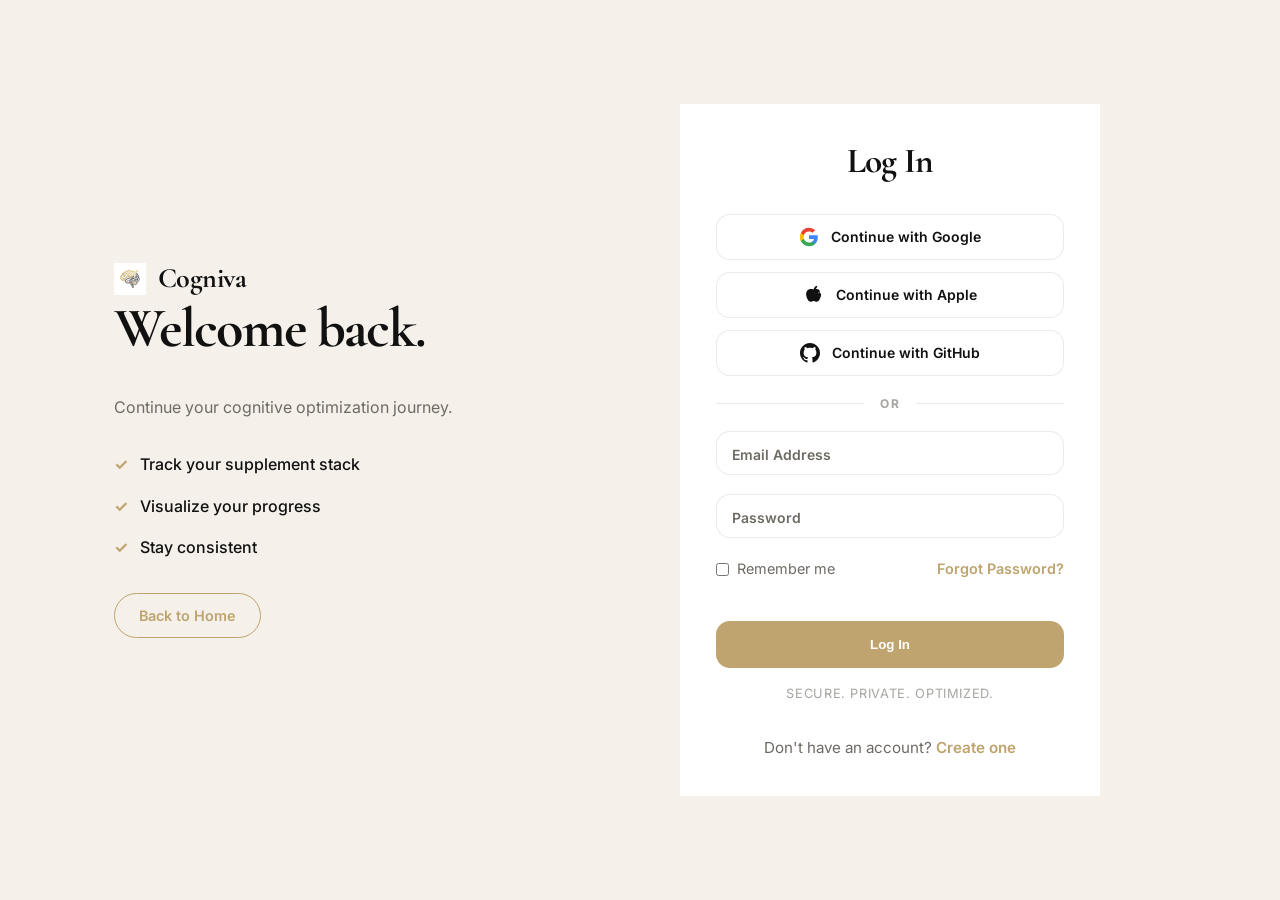
<file: pages/login.html>
<!DOCTYPE html>
<html lang="en">

<head>
    <meta charset="UTF-8">
    <meta name="viewport" content="width=device-width, initial-scale=1.0">
    <title>Login | Cogniva</title>
    <!-- Google Fonts -->
    <link rel="preconnect" href="https://fonts.googleapis.com">
    <link rel="preconnect" href="https://fonts.gstatic.com" crossorigin>
    <link
        href="https://fonts.googleapis.com/css2?family=Cormorant+Garamond:wght@600;700&family=Inter:wght@400;500;600&display=swap"
        rel="stylesheet">
    <link rel="stylesheet" href="../assets/css/style.css">
    <script src="../assets/js/main.js" defer></script>
    <!-- Favicon -->
    <link rel="icon" type="image/png" href="../assets/images/favicon.png">
</head>

<body class="auth-page">
    <div class="auth-container">
        <aside class="brand-panel">
            <a href="../index.html" class="logo">
                <img src="../assets/images/logo.png" alt="Cogniva Logo" class="logo-icon">
                <span>Cogniva</span>
            </a>
            <div class="brand-content">
                <h1>Welcome back.</h1>
                <p>Continue your cognitive optimization journey.</p>
                <ul class="benefits-list">
                    <li>Track your supplement stack</li>
                    <li>Visualize your progress</li>
                    <li>Stay consistent</li>
                </ul>
                <a href="../index.html" class="btn-back">Back to Home</a>
            </div>
        </aside>

        <main class="form-panel">
            <div class="auth-card">
                <h2>Log In</h2>

                <!-- Social Auth Buttons -->
                <div class="social-auth-group">
                    <button type="button" class="btn-social btn-google">
                        <svg width="20" height="20" viewBox="0 0 24 24">
                            <path
                                d="M22.56 12.25c0-.78-.07-1.53-.2-2.25H12v4.26h5.92a5.06 5.06 0 0 1-2.2 3.32v2.77h3.57c2.08-1.92 3.28-4.74 3.28-8.1z"
                                fill="#4285F4" />
                            <path
                                d="M12 23c2.97 0 5.46-.98 7.28-2.66l-3.57-2.77c-.98.66-2.23 1.06-3.71 1.06-2.86 0-5.29-1.93-6.16-4.53H2.18v2.84C3.99 20.53 7.7 23 12 23z"
                                fill="#34A853" />
                            <path
                                d="M5.84 14.09c-.22-.66-.35-1.36-.35-2.09s.13-1.43.35-2.09V7.07H2.18C1.43 8.55 1 10.22 1 12s.43 3.45 1.18 4.93l2.85-2.22.81-.62z"
                                fill="#FBBC05" />
                            <path
                                d="M12 5.38c1.62 0 3.06.56 4.21 1.64l3.15-3.15C17.45 2.09 14.97 1 12 1 7.7 1 3.99 3.47 2.18 7.07l3.66 2.84c.87-2.6 3.3-4.53 6.16-4.53z"
                                fill="#EA4335" />
                        </svg>
                        <span>Continue with Google</span>
                    </button>
                    <button type="button" class="btn-social btn-apple">
                        <svg width="20" height="20" viewBox="0 0 24 24" fill="currentColor">
                            <path
                                d="M17.057 10.78c-.045-2.22 1.815-3.29 1.898-3.34-.1-1.48-1.68-2.61-3.26-2.67-.16 0-.323.013-.485.034-.583-.07-1.16-.107-1.74-.11-.97 0-1.88.29-2.65.29-.77 0-1.62-.28-2.43-.28-3.04 0-5.83 2.37-5.83 6.07 0 3.71 2.38 9.39 5.34 9.39.73 0 1.34-.23 1.89-.47.53-.23 1.05-.46 1.77-.46s1.24.23 1.77.46c.55.24 1.16.47 1.89.47 2.96 0 5.34-5.68 5.34-9.39-.083-.05-1.943-1.12-1.988-3.34zM14.657 4.1c1.32-1.63 1.32-3.26 1.32-3.26s-1.63 0-3.06 1.63c-1.32 1.63-1.32 3.26-1.32 3.26s1.63 0 3.06-1.63z" />
                        </svg>
                        <span>Continue with Apple</span>
                    </button>
                    <button type="button" class="btn-social btn-github">
                        <svg width="20" height="20" viewBox="0 0 24 24" fill="currentColor">
                            <path
                                d="M12 0c-6.626 0-12 5.373-12 12 0 5.302 3.438 9.8 8.207 11.387.599.111.793-.261.793-.577v-2.234c-3.338.726-4.033-1.416-4.033-1.416-.546-1.387-1.333-1.756-1.333-1.756-1.089-.745.083-.729.083-.729 1.205.084 1.839 1.237 1.839 1.237 1.07 1.834 2.807 1.304 3.492.997.107-.775.418-1.305.762-1.604-2.665-.305-5.467-1.334-5.467-5.931 0-1.311.469-2.381 1.236-3.221-.124-.303-.535-1.524.117-3.176 0 0 1.008-.322 3.301 1.23.957-.266 1.983-.399 3.003-.404 1.02.005 2.047.138 3.006.404 2.291-1.552 3.297-1.23 3.297-1.23.653 1.653.242 2.874.118 3.176.77.84 1.235 1.911 1.235 3.221 0 4.609-2.807 5.624-5.479 5.921.43.372.823 1.102.823 2.222v3.293c0 .319.192.694.801.576 4.765-1.589 8.199-6.086 8.199-11.386 0-6.627-5.373-12-12-12z" />
                        </svg>
                        <span>Continue with GitHub</span>
                    </button>
                </div>

                <!-- Divider -->
                <div class="auth-divider">
                    <span>OR</span>
                </div>

                <form action="#">
                    <div class="form-group">
                        <input type="email" id="email" placeholder=" " required>
                        <label for="email">Email Address</label>
                    </div>
                    <div class="form-group">
                        <input type="password" id="password" placeholder=" " required>
                        <label for="password">Password</label>
                    </div>
                    <div class="form-extras">
                        <label class="checkbox-group">
                            <input type="checkbox">
                            Remember me
                        </label>
                        <a href="coming-soon.html" class="link">Forgot Password?</a>
                    </div>
                    <button type="submit" class="btn-auth">Log In</button>
                    <span class="trust-text">Secure. Private. Optimized.</span>
                </form>

                <div class="auth-footer">
                    Don't have an account? <a href="register.html" class="link">Create one</a>
                </div>
            </div>
        </main>
    </div>


</body>

</html>
</file>
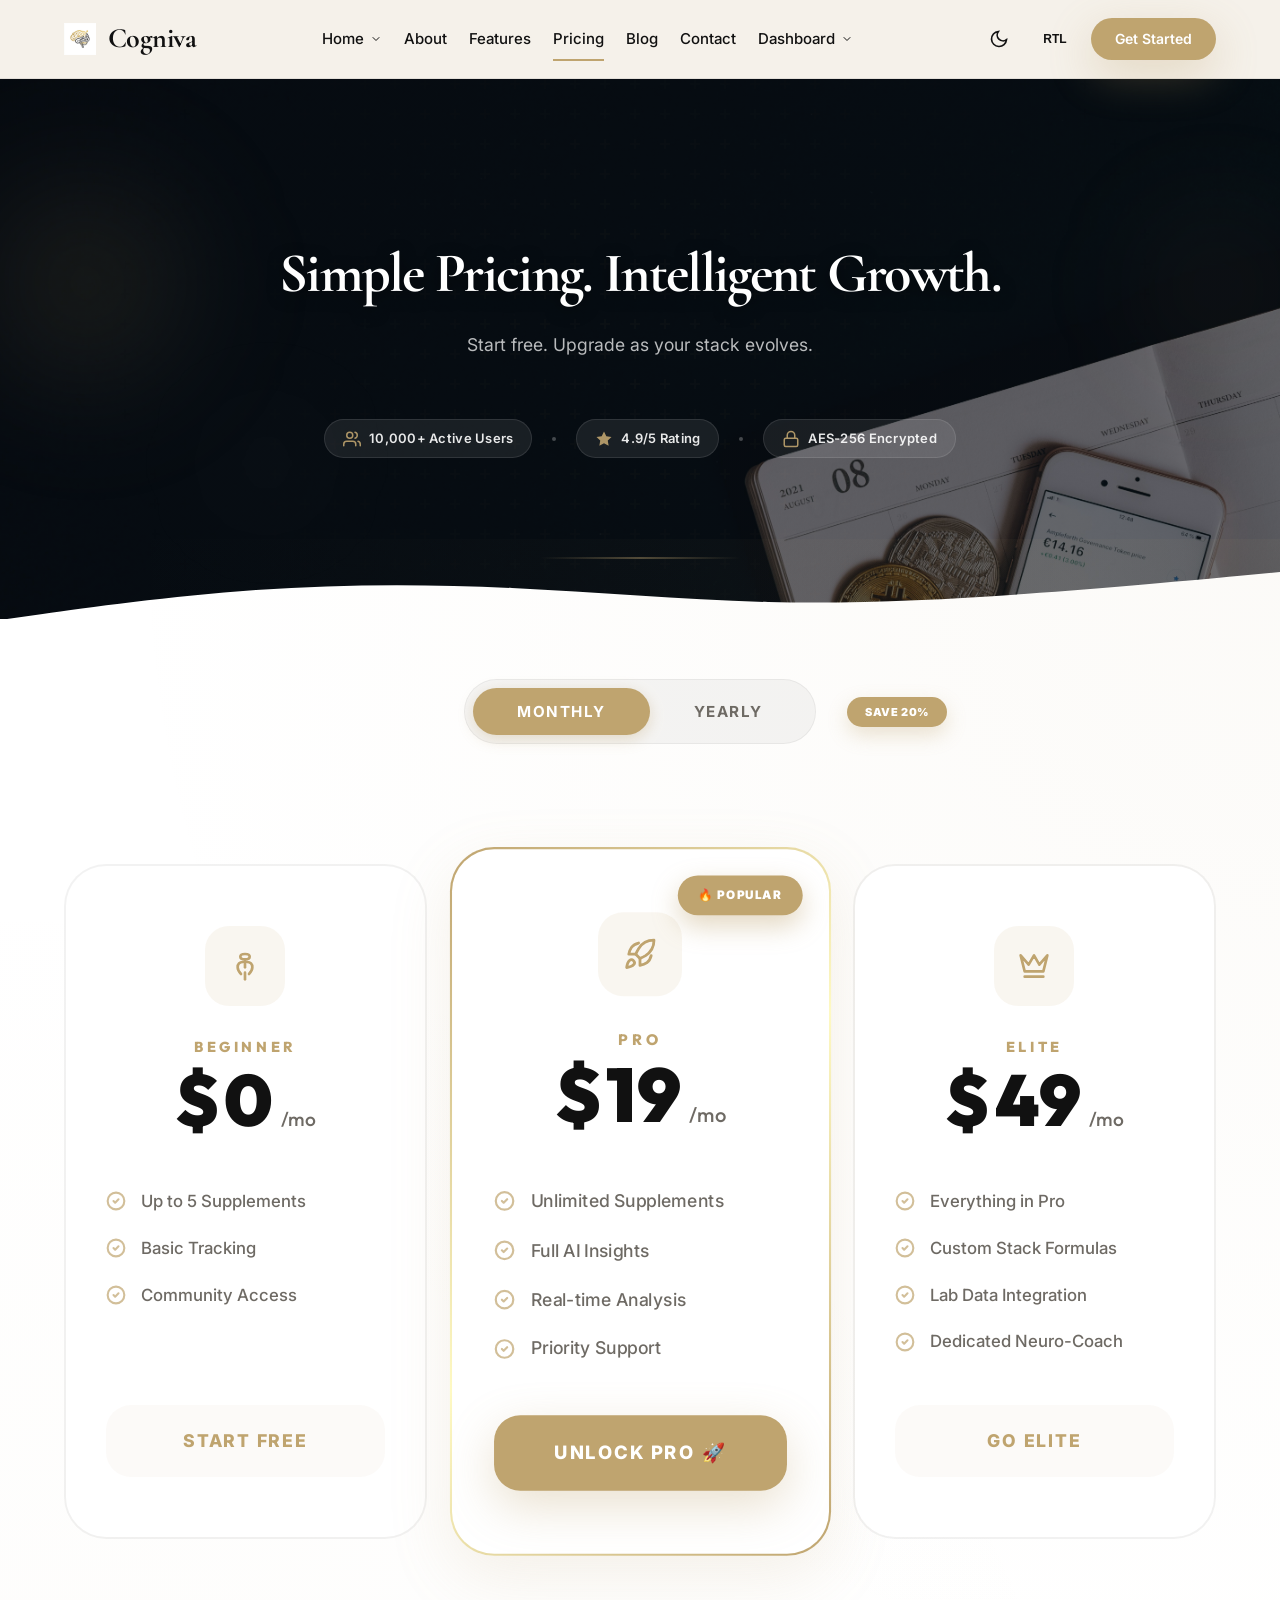
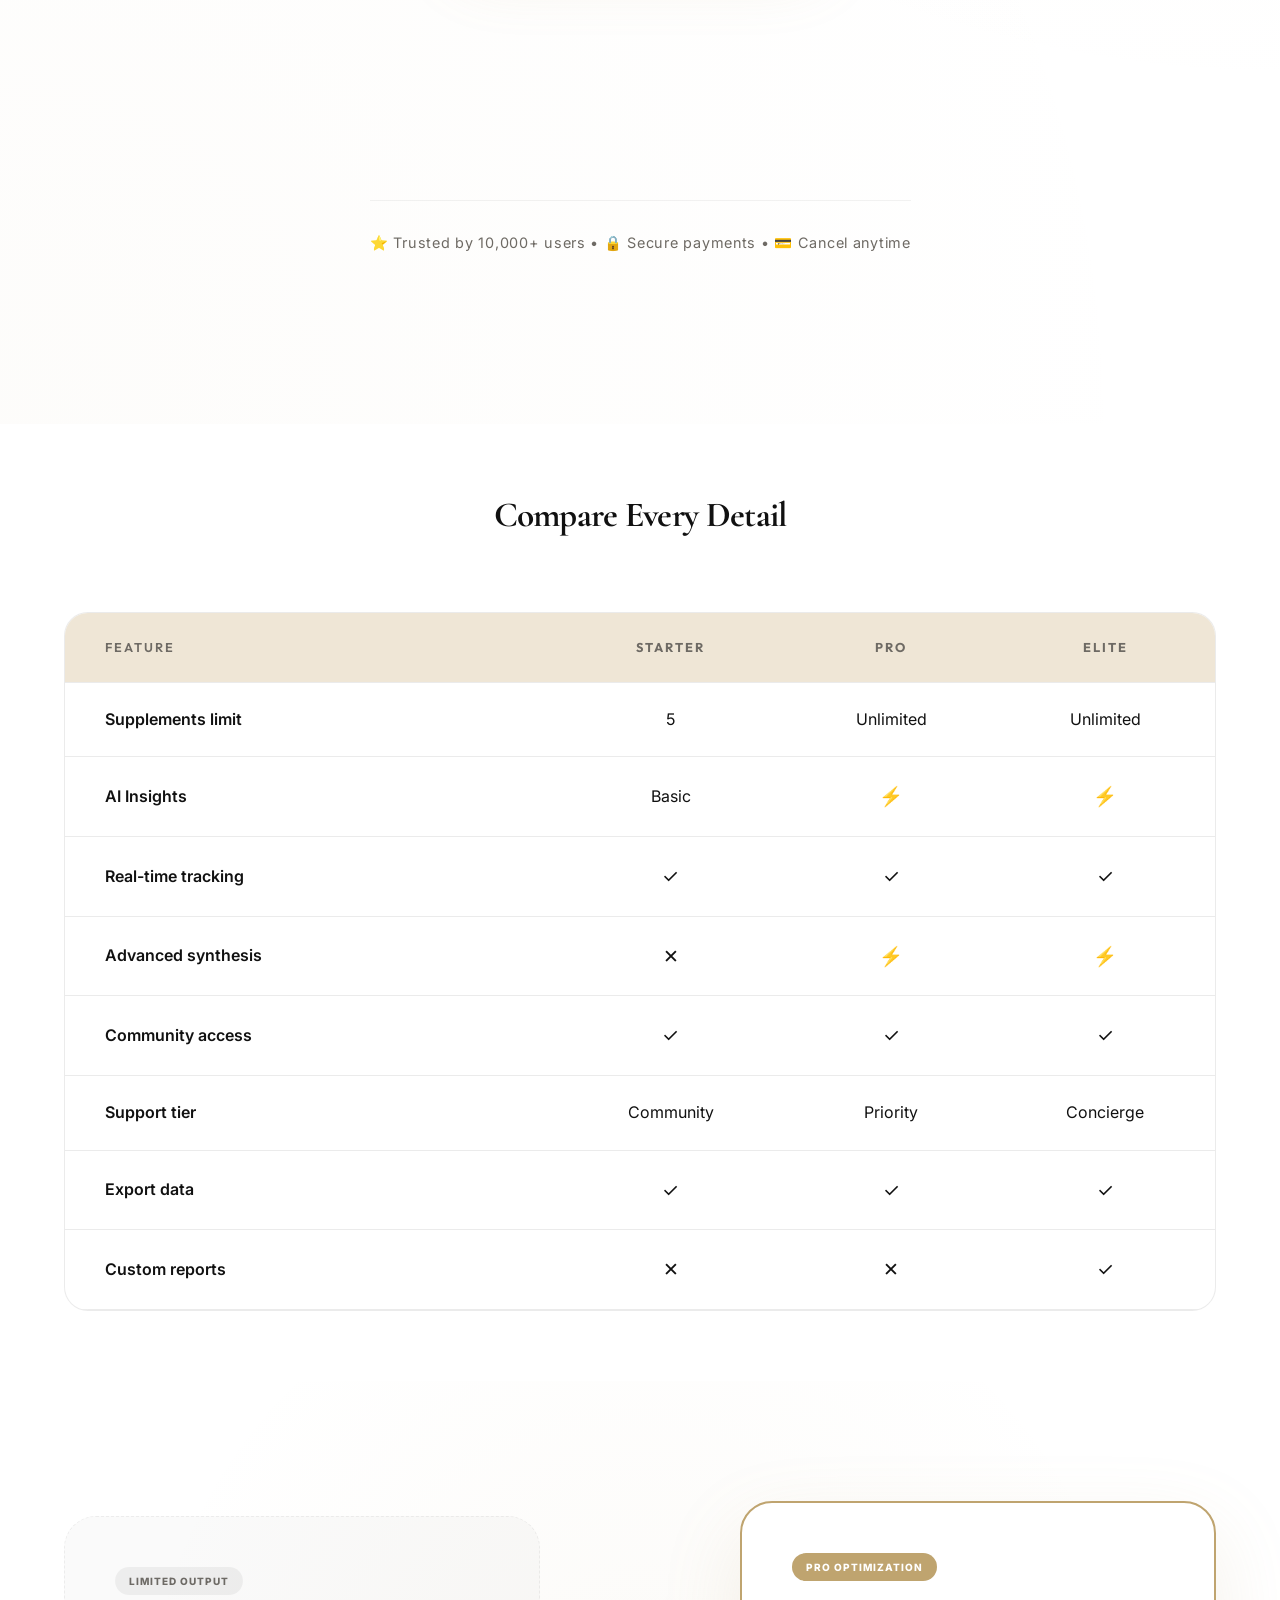
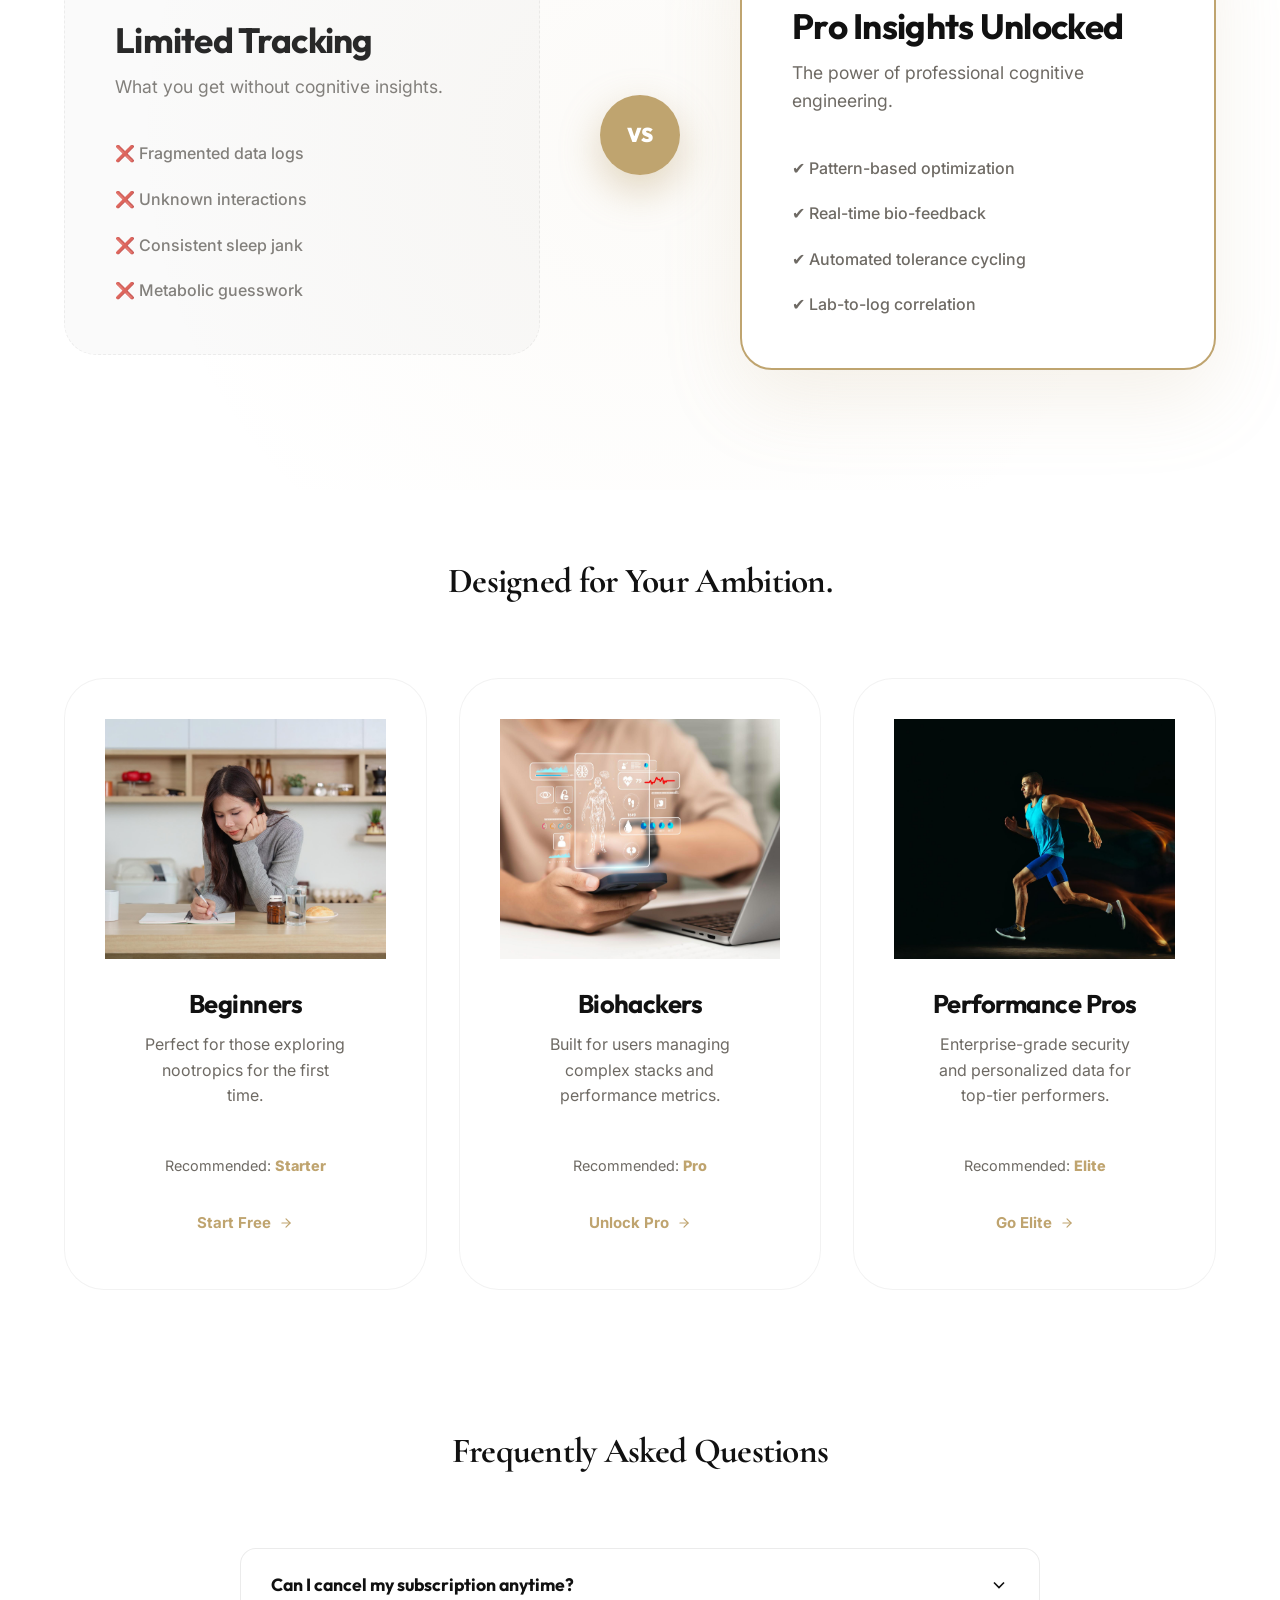
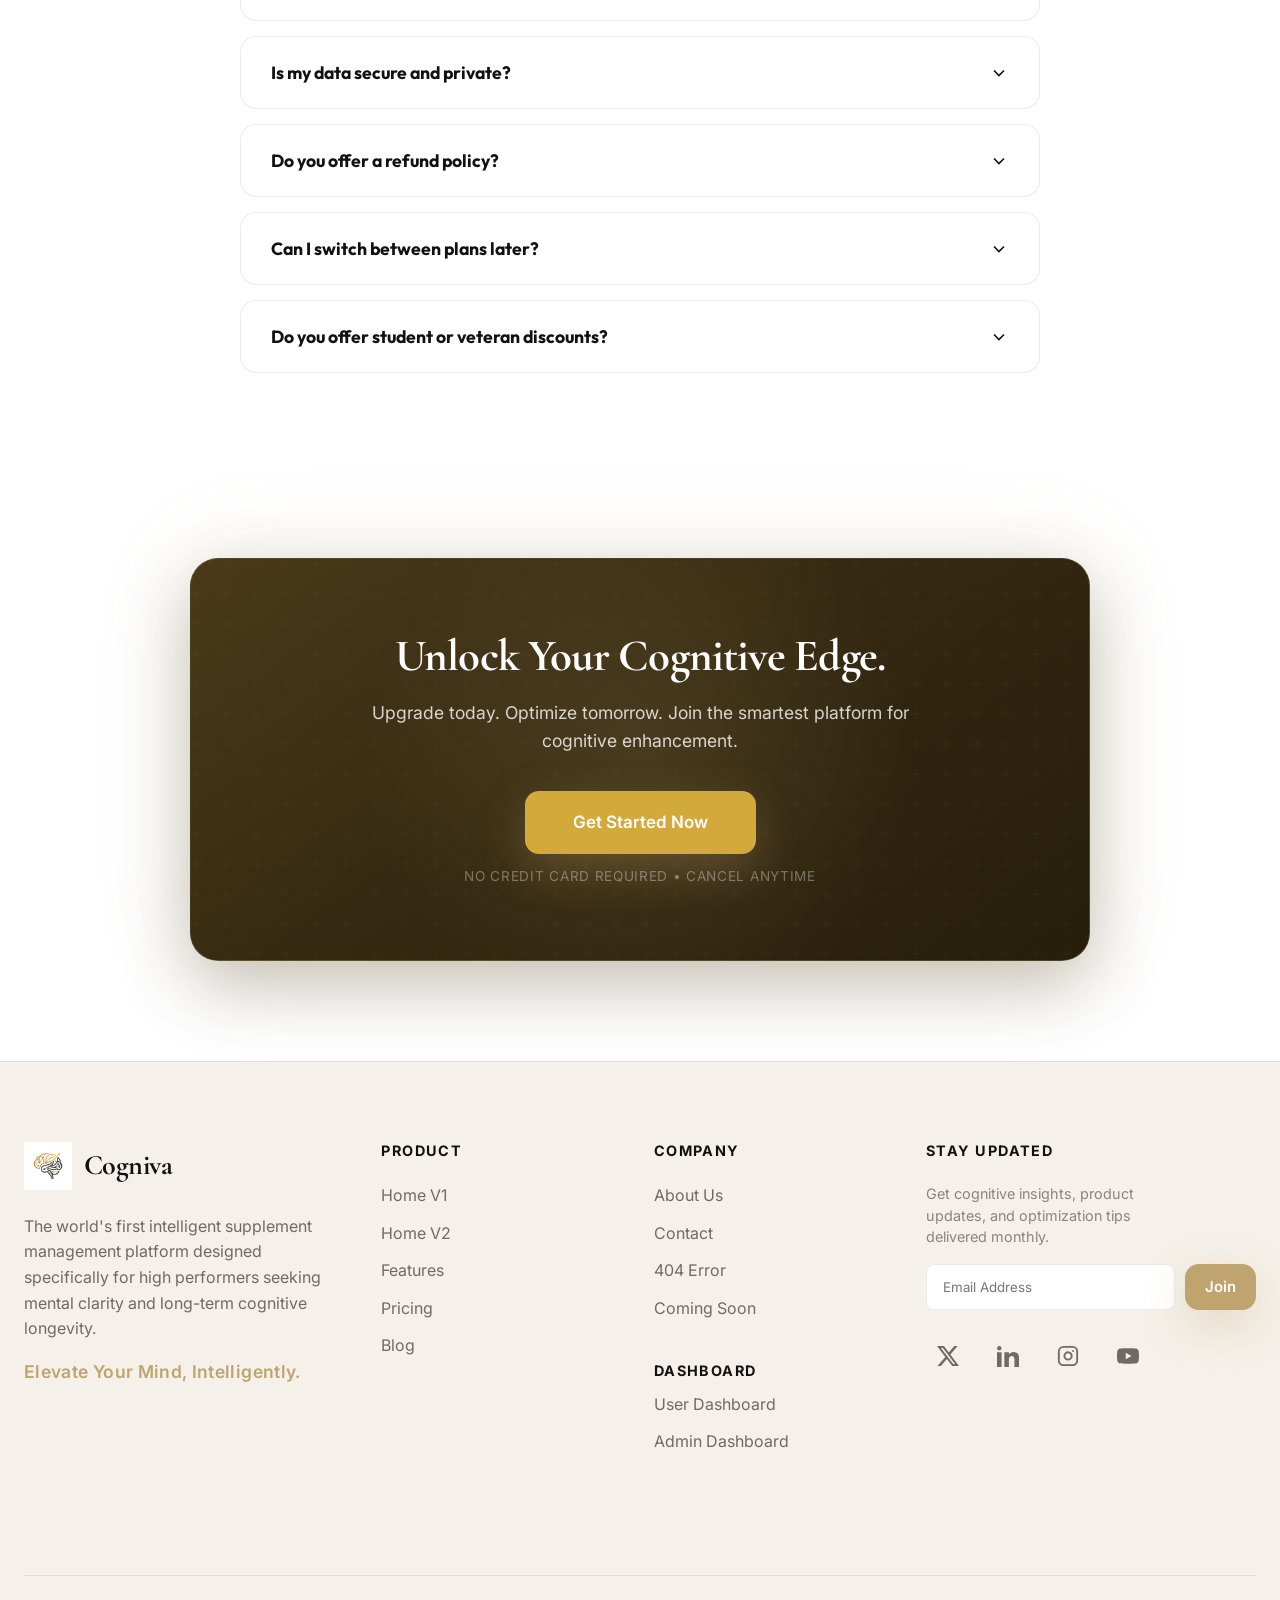
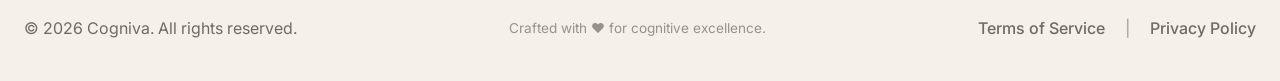
<file: pages/pricing.html>
<!DOCTYPE html>
<html lang="en" dir="ltr">

<head>
    <meta charset="UTF-8">
    <meta name="viewport" content="width=device-width, initial-scale=1.0">
    <title>Cogniva | Simple Pricing, Intelligent Growth</title>
    <!-- SEO Meta Tags -->
    <meta name="description"
        content="Choose the perfect plan for your cognitive optimization journey. From beginners to performance professionals, Cogniva has a plan for you.">
    <!-- Google Fonts -->
    <link rel="preconnect" href="https://fonts.googleapis.com">
    <link rel="preconnect" href="https://fonts.gstatic.com" crossorigin>
    <link
        href="https://fonts.googleapis.com/css2?family=Cormorant+Garamond:wght@600;700;900&family=Inter:wght@400;500;600;700&family=Outfit:wght@100..900&display=swap"
        rel="stylesheet">
    <!-- Design System Stylesheet -->
    <link rel="stylesheet" href="../assets/css/style.css">
    <style>
        /* ----------------------------------------
           PRICING V4 - ULTRA-PREMIUM ARCHITECTURE
           ---------------------------------------- */
        .pricing-modern {
            display: grid;
            grid-template-columns: repeat(3, 1fr);
            gap: 32px;
            padding: 60px 0;
        }

        /* CARD WRAPPER (For Gradient Border) */
        .price-card-wrapper {
            position: relative;
            padding: 2px;
            border-radius: 42px;
            background: rgba(0, 0, 0, 0.05);
            transition: all 0.5s cubic-bezier(0.175, 0.885, 0.32, 1.275);
            height: 100%;
        }

        .price-card-wrapper:hover {
            background: linear-gradient(135deg, var(--gold-accent), #fff, var(--gold-accent));
            transform: translateY(-15px) scale(1.02);
            box-shadow: 0 40px 100px rgba(191, 164, 111, 0.2);
        }

        .price-card-wrapper.pro {
            background: linear-gradient(135deg, var(--gold-accent), #fef9c3, var(--gold-accent));
            box-shadow: 0 20px 60px rgba(191, 164, 111, 0.15);
            transform: scale(1.05);
        }

        .price-card-wrapper.pro:hover {
            transform: scale(1.07) translateY(-15px);
            box-shadow: 0 50px 120px rgba(191, 164, 111, 0.3);
        }

        /* ACTUAL CARD */
        .price-card {
            padding: 60px 40px;
            border-radius: 40px;
            background: #ffffff;
            text-align: center;
            height: 100%;
            display: flex;
            flex-direction: column;
            position: relative;
            overflow: hidden;
        }

        body.dark-mode .price-card {
            background: #111111;
        }

        /* ICON AREA */
        .plan-icon {
            width: 80px;
            height: 80px;
            background: rgba(191, 164, 111, 0.1);
            border-radius: 24px;
            display: flex;
            align-items: center;
            justify-content: center;
            margin: 0 auto 30px;
            color: var(--gold-accent);
            transition: all 0.5s ease;
        }

        .price-card-wrapper:hover .plan-icon {
            transform: scale(1.1) rotate(5deg);
            background: var(--gold-accent);
            color: white;
        }

        /* PLAN LABEL */
        .plan {
            font-size: 0.9rem;
            font-weight: 800;
            letter-spacing: 0.25em;
            text-transform: uppercase;
            color: var(--gold-accent);
            margin-bottom: 12px;
            font-family: 'Outfit', sans-serif;
        }

        /* PRICE SECTION */
        .price-wrap {
            margin-bottom: 40px;
        }

        .price {
            font-size: 4.5rem;
            font-weight: 900;
            font-family: 'Outfit', sans-serif;
            letter-spacing: -0.05em;
            display: flex;
            align-items: baseline;
            justify-content: center;
            line-height: 0.8;
            color: var(--text-main);
        }

        .price .amount {
            font-size: 4.5rem;
            font-weight: 900;
            color: var(--text-main);
            opacity: 1 !important;
        }

        .price span {
            font-size: 1.2rem;
            color: var(--text-muted);
            font-weight: 500;
            margin-left: 8px;
            letter-spacing: 0;
        }

        /* FEATURE LIST */
        .features {
            text-align: left;
            list-style: none;
            padding: 0;
            margin: 0 0 50px;
            display: flex;
            flex-direction: column;
            gap: 20px;
            flex-grow: 1;
        }

        .features li {
            font-size: 1.05rem;
            color: var(--text-muted);
            display: flex;
            align-items: center;
            gap: 15px;
            font-weight: 500;
            transition: all 0.3s ease;
        }

        .features li svg {
            width: 20px;
            height: 20px;
            color: var(--gold-accent);
            flex-shrink: 0;
            opacity: 0.7;
        }

        .price-card-wrapper:hover li {
            color: var(--text-main);
            transform: translateX(8px);
        }

        /* PRO BADGE - FLOATING PILL */
        .badge {
            position: absolute;
            top: 25px;
            right: 25px;
            background: var(--gold-accent);
            color: white;
            padding: 10px 20px;
            border-radius: 100px;
            font-size: 0.7rem;
            font-weight: 900;
            letter-spacing: 0.1em;
            text-transform: uppercase;
            box-shadow: 0 10px 25px rgba(184, 156, 99, 0.4);
            animation: badgeFloat 3s infinite ease-in-out;
        }

        @keyframes badgeFloat {
            0%, 100% { transform: translateY(0); }
            50% { transform: translateY(-5px); }
        }

        /* BUTTONS */
        .price-card .btn {
            width: 100%;
            padding: 22px;
            border-radius: 25px;
            font-size: 1.1rem;
            font-weight: 800;
            text-transform: uppercase;
            letter-spacing: 0.1em;
            transition: all 0.4s cubic-bezier(0.175, 0.885, 0.32, 1.275);
            cursor: pointer;
            border: none;
        }

        .btn-outline {
            background: rgba(191, 164, 111, 0.05);
            color: var(--gold-accent);
            border: 2px solid rgba(191, 164, 111, 0.2);
        }

        .btn-outline:hover {
            background: var(--gold-accent);
            color: white;
            border-color: var(--gold-accent);
            box-shadow: 0 15px 40px rgba(184, 156, 99, 0.4);
        }

        .btn-gold {
            background: var(--gold-accent);
            color: white;
            box-shadow: 0 15px 45px rgba(184, 156, 99, 0.3);
        }

        .btn-gold:hover {
            background: #a68b5a;
            transform: scale(1.03);
            box-shadow: 0 20px 60px rgba(184, 156, 99, 0.5);
        }

        @media (max-width: 1024px) {
            .pricing-modern { 
                grid-template-columns: repeat(3, 1fr); 
                gap: 15px; 
            }
            .price-card-wrapper.pro { 
                transform: scale(1.02); 
            }
            .price-card {
                padding: 40px 20px;
            }
            .price {
                font-size: 3rem;
            }
            .price .amount {
                font-size: 3rem;
            }
            .plan-icon {
                width: 60px;
                height: 60px;
                margin-bottom: 20px;
            }
            .features {
                gap: 15px;
                margin-bottom: 30px;
            }
            .features li {
                font-size: 0.9rem;
            }
        }

        @media (max-width: 768px) {
            .pricing-modern {
                grid-template-columns: repeat(2, 1fr);
                gap: 20px;
            }
            .price-card-wrapper:last-child {
                grid-column: span 2;
                width: 100%;
                max-width: 350px;
                margin: 0 auto;
            }
            .price-card-wrapper.pro {
                transform: none; /* Reset 3D transform for better mobile fit */
            }
        }

        @media (max-width: 600px) {
            .pricing-modern {
                grid-template-columns: 1fr;
            }
            .price-card-wrapper:last-child {
                grid-column: auto;
                max-width: 100%;
            }
        }

        .pricing-trust-signals {
            text-align: center;
            margin-top: 200px;
            font-size: 0.9rem;
            color: var(--text-muted);
            opacity: 0.8;
            padding: 30px 0;
            border-top: 1px solid rgba(0, 0, 0, 0.05);
            width: fit-content;
            margin-left: auto;
            margin-right: auto;
            letter-spacing: 0.05em;
        }

        body.dark-mode .pricing-trust-signals {
            border-top-color: rgba(255, 255, 255, 0.05);
        }

        /* MODERN PRICING TOGGLE SYSTEM */
        .pricing-toggle {
            display: flex;
            justify-content: center;
            align-items: center;
            gap: 0;
            margin-bottom: 80px;
            background: rgba(0, 0, 0, 0.04);
            width: fit-content;
            margin-left: auto;
            margin-right: auto;
            border-radius: 100px;
            padding: 8px;
            position: relative;
            border: 1px solid rgba(0, 0, 0, 0.05);
            transition: all 0.4s ease;
        }

        body.dark-mode .pricing-toggle {
            background: rgba(255, 255, 255, 0.04);
            border-color: rgba(255, 255, 255, 0.08);
        }

        .toggle-label {
            padding: 14px 44px;
            border-radius: 100px;
            border: none;
            background: transparent;
            cursor: pointer;
            font-weight: 700;
            font-size: 0.95rem;
            color: var(--text-muted);
            transition: all 0.5s cubic-bezier(0.19, 1, 0.22, 1);
            position: relative;
            z-index: 2;
            font-family: 'Inter', sans-serif;
            text-transform: uppercase;
            letter-spacing: 0.1em;
        }

        .toggle-label.active {
            color: var(--white);
        }

        .toggle-indicator-v2 {
            position: absolute;
            top: 8px;
            left: 8px;
            height: calc(100% - 16px);
            width: 140px; /* Base width for initial state */
            background: var(--gold-accent);
            border-radius: 100px;
            transition: all 0.6s cubic-bezier(0.19, 1, 0.22, 1);
            z-index: 1;
            box-shadow: 0 4px 15px rgba(184, 156, 99, 0.3);
        }

        .save-badge {
            position: absolute;
            right: -140px;
            top: 50%;
            transform: translateY(-50%);
            background: var(--gold-accent);
            color: var(--white);
            padding: 8px 18px;
            border-radius: 100px;
            font-size: 11px;
            font-weight: 900;
            text-transform: uppercase;
            letter-spacing: 0.05em;
            box-shadow: 0 8px 20px rgba(191, 164, 111, 0.3);
            white-space: nowrap;
        }

        @media (max-width: 992px) {
            .save-badge {
                position: static;
                display: inline-block;
                margin-left: 20px;
                transform: none;
                margin-top: 20px;
            }
            .pricing-toggle {
                flex-direction: column;
                border-radius: 20px;
                padding: 20px;
            }
            .toggle-label {
                width: 100%;
                padding: 12px;
            }
            .toggle-indicator-v2 {
                display: none; /* Simplify on mobile */
            }
            .toggle-label.active {
                background: var(--gold-accent);
                color: var(--white);
            }
        }

        /* USE CASE SECTION */
        .usecase-grid {
            display: grid;
            grid-template-columns: repeat(3, 1fr);
            gap: 32px;
            margin-top: 40px;
        }

        .usecase-item {
            background: var(--white);
            border-radius: 40px;
            border: 1px solid rgba(0, 0, 0, 0.05);
            text-align: center;
            overflow: hidden;
            transition: all 0.5s cubic-bezier(0.175, 0.885, 0.32, 1.275);
            display: flex;
            flex-direction: column;
            padding-bottom: 40px;
        }

        body.dark-mode .usecase-item {
            background: rgba(30, 30, 30, 0.3);
            border-color: rgba(255, 255, 255, 0.05);
        }

        .usecase-item:hover {
            transform: translateY(-12px);
            box-shadow: 0 40px 80px rgba(0, 0, 0, 0.06);
            border-color: var(--gold-accent);
        }

        .usecase-icon {
            width: 100%;
            height: 240px;
            margin-bottom: 30px;
            overflow: hidden;
            position: relative;
        }

        .usecase-icon img {
            width: 100%;
            height: 100%;
            object-fit: cover;
            transition: transform 0.6s ease;
        }

        .usecase-item:hover .usecase-icon img {
            transform: scale(1.1);
        }

        .usecase-item h4 {
            font-size: 1.6rem;
            font-family: 'Outfit', sans-serif;
            margin-bottom: 12px;
            padding: 0 30px;
        }

        .usecase-item p {
            font-size: 1rem;
            color: var(--text-muted);
            margin-bottom: 25px;
            padding: 0 40px;
            line-height: 1.6;
            flex-grow: 1;
        }

        .usecase-plan {
            font-size: 0.9rem;
            margin-bottom: 20px;
            padding: 0 30px;
            color: var(--text-muted);
        }

        .usecase-plan strong {
            color: var(--gold-accent);
            font-weight: 800;
        }

        .btn-link {
            display: inline-flex;
            align-items: center;
            justify-content: center;
            gap: 8px;
            color: var(--gold-accent);
            font-weight: 700;
            text-decoration: none;
            transition: gap 0.3s ease;
        }

        .btn-link:hover {
            gap: 12px;
        }

        @media (max-width: 1024px) {
            .usecase-grid {
                grid-template-columns: repeat(2, 1fr);
                gap: 20px;
            }
            .usecase-item {
                padding-bottom: 30px;
            }
            .usecase-item h4 {
                padding: 0 20px;
                font-size: 1.4rem;
            }
            .usecase-item p {
                padding: 0 25px;
                font-size: 0.95rem;
            }
            .usecase-plan {
                padding: 0 20px;
            }
            .usecase-icon {
                height: 200px;
            }
        }

        @media (max-width: 600px) {
            .usecase-grid {
                grid-template-columns: 1fr;
            }
        }

        /* SECTION: BEFORE vs AFTER EXPERIENCE */
        .vs-section {
            padding: 120px 0;
            background: radial-gradient(circle at center, rgba(191, 164, 111, 0.05), transparent 70%);
            position: relative;
            overflow: hidden;
        }

        .vs-wrapper {
            display: grid;
            grid-template-columns: 1fr auto 1fr;
            gap: 60px;
            align-items: center;
        }

        .vs-card {
            padding: 50px;
            border-radius: 32px;
            background: var(--white);
            border: 1px solid rgba(0,0,0,0.06);
            transition: all 0.5s cubic-bezier(0.165, 0.84, 0.44, 1);
            position: relative;
        }

        body.dark-mode .vs-card {
            background: rgba(30, 30, 30, 0.3);
            border-color: rgba(255, 255, 255, 0.05);
        }

        .vs-card.bad {
            border-style: dashed;
            background: rgba(0, 0, 0, 0.02);
            filter: grayscale(0.2);
        }

        body.dark-mode .vs-card.bad {
            background: rgba(255, 255, 255, 0.02);
        }

        .vs-card.bad h3 {
            color: var(--text-main);
            opacity: 0.9;
        }

        .vs-card.bad p,
        .vs-card.bad li {
            color: var(--text-muted);
            opacity: 0.85;
        }

        .vs-card.good {
            border: 2px solid var(--gold-accent);
            box-shadow: 0 30px 80px rgba(191, 164, 111, 0.15);
            z-index: 5;
        }

        .vs-badge-side {
            display: inline-block;
            font-size: 10px;
            font-weight: 800;
            padding: 6px 14px;
            border-radius: 100px;
            background: rgba(0,0,0,0.05);
            color: var(--text-muted);
            margin-bottom: 24px;
            text-transform: uppercase;
            letter-spacing: 0.1em;
        }

        .vs-badge-side.highlight {
            background: var(--gold-accent);
            color: var(--white);
        }

        .vs-card h3 {
            font-size: 2.2rem;
            margin-bottom: 12px;
            font-family: 'Outfit', sans-serif;
        }

        .vs-card p {
            font-size: 1.1rem;
            color: var(--text-muted);
            margin-bottom: 40px;
        }

        .vs-card ul {
            list-style: none;
            padding: 0;
            margin: 0;
            display: flex;
            flex-direction: column;
            gap: 20px;
        }

        .vs-card li {
            font-size: 1rem;
            font-weight: 500;
            color: var(--text-muted);
            display: flex;
            align-items: center;
            gap: 12px;
        }

        .vs-center {
            width: 80px;
            height: 80px;
            border-radius: 50%;
            background: var(--gold-accent);
            display: flex;
            align-items: center;
            justify-content: center;
            font-weight: 900;
            font-size: 20px;
            color: var(--white);
            box-shadow: 0 15px 40px rgba(184, 156, 99, 0.4);
            position: relative;
            z-index: 10;
            font-family: 'Outfit', sans-serif;
            animation: vsPulse 2s infinite ease-in-out;
        }

        @keyframes vsPulse {
            0% { transform: scale(1); box-shadow: 0 15px 40px rgba(184, 156, 99, 0.4); }
            50% { transform: scale(1.1); box-shadow: 0 25px 60px rgba(184, 156, 99, 0.6); }
            100% { transform: scale(1); box-shadow: 0 15px 40px rgba(184, 156, 99, 0.4); }
        }

        .vs-card:hover {
            transform: translateY(-8px);
        }

        @media (max-width: 992px) {
            .vs-wrapper {
                grid-template-columns: 1fr;
                gap: 40px;
            }
            .vs-center {
                margin: 0 auto;
            }
            .vs-card {
                padding: 32px;
            }
        }
    </style>
    <!-- Global JavaScript -->
    <script src="../assets/js/main.js" defer></script>
    <!-- Favicon -->
    <link rel="icon" type="image/png" href="../assets/images/favicon.png">
</head>

<body class="v2-page pricing-page">
    <!-- Header -->
    <header id="main-header">
        <div class="container">
            <a href="../index.html" class="logo">
                <img src="../assets/images/logo.png" alt="Cogniva Logo" class="logo-icon">
                <span>Cogniva</span>
            </a>
            <nav>
                <ul>
                    <li class="dropdown">
                        <a href="../index.html">Home <svg class="chevron" width="12" height="12" viewBox="0 0 24 24"
                                fill="none" stroke="currentColor" stroke-width="2" stroke-linecap="round"
                                stroke-linejoin="round">
                                <path d="m6 9 6 6 6-6" />
                            </svg></a>
                        <div class="dropdown-content">
                            <a href="../index.html">Home V1</a>
                            <a href="home-v2.html">Home V2</a>
                        </div>
                    </li>
                    <li><a href="about.html">About</a></li>
                    <li><a href="features.html">Features</a></li>
                    <li><a href="pricing.html" class="active">Pricing</a></li>
                    <li><a href="blog.html">Blog</a></li>
                    <li><a href="contact.html">Contact</a></li>
                    <li class="dropdown">
                        <a href="#">Dashboard <svg class="chevron" width="12" height="12" viewBox="0 0 24 24"
                                fill="none" stroke="currentColor" stroke-width="2" stroke-linecap="round"
                                stroke-linejoin="round">
                                <path d="m6 9 6 6 6-6" />
                            </svg></a>
                        <div class="dropdown-content">
                            <a href="user-dashboard.html">User Dashboard</a>
                            <a href="admin-dashboard.html">Admin Dashboard</a>
                        </div>
                    </li>
                    <li class="mobile-cta-item"><a href="register.html" class="btn btn-gold btn-sm" style="margin-top: 10px;">Get Started</a></li>
                </ul>
                <div class="mobile-menu-back">
                    <button class="back-to-page-btn" id="mobile-back-btn">
                        <svg width="20" height="20" viewBox="0 0 24 24" fill="none" stroke="currentColor"
                            stroke-width="2" stroke-linecap="round" stroke-linejoin="round">
                            <path d="M19 12H5M12 19l-7-7 7-7" />
                        </svg>
                        <span>Return to Page</span>
                    </button>
                </div>
            </nav>
            <button class="mobile-nav-toggle" id="mobile-toggle" aria-label="Toggle navigation">
                <span></span>
                <span></span>
                <span></span>
            </button>
            <div class="nav-actions">
                <button class="icon-btn" id="theme-toggle" title="Toggle Theme">
                    <svg width="20" height="20" fill="none" stroke="currentColor" stroke-width="2" viewBox="0 0 24 24">
                        <path d="M21 12.79A9 9 0 1 1 11.21 3 7 7 0 0 0 21 12.79z"></path>
                    </svg>
                </button>
                <button class="icon-btn" id="rtl-toggle" title="Switch Direction">
                    <svg width="20" height="20" fill="none" stroke="currentColor" stroke-width="2" viewBox="0 0 24 24">
                        <path d="M7 16l-4-4 4-4M3 12h18M17 8l4 4-4 4"></path>
                    </svg>
                </button>
                <a href="register.html" class="btn btn-gold header-cta">Get Started</a>
            </div>
        </div>
    </header>

    <main>
        <!-- SECTION 1 — PRICING HERO + TOGGLE -->
        <section class="pricing-hero">
            <!-- Floating Decorative Orbs -->
            <div class="pricing-hero-orb orb-1"></div>
            <div class="pricing-hero-orb orb-2"></div>
            <div class="pricing-hero-orb orb-3"></div>

            <div class="container reveal">
                <div class="section-header">
                    <h1 class="hero-title">Simple Pricing. Intelligent Growth.</h1>
                    <p class="section-subtext">
                        Start free. Upgrade as your stack evolves.</p>
                </div>

                <!-- Trust Badges -->
                <div class="pricing-hero-badges">
                    <div class="hero-badge">
                        <svg width="18" height="18" viewBox="0 0 24 24" fill="none" stroke="currentColor"
                            stroke-width="2" stroke-linecap="round" stroke-linejoin="round">
                            <path d="M17 21v-2a4 4 0 0 0-4-4H5a4 4 0 0 0-4 4v2"></path>
                            <circle cx="9" cy="7" r="4"></circle>
                            <path d="M23 21v-2a4 4 0 0 0-3-3.87"></path>
                            <path d="M16 3.13a4 4 0 0 1 0 7.75"></path>
                        </svg>
                        <span>10,000+ Active Users</span>
                    </div>
                    <div class="hero-badge-divider"></div>
                    <div class="hero-badge">
                        <svg width="18" height="18" viewBox="0 0 24 24" fill="currentColor">
                            <polygon
                                points="12 2 15.09 8.26 22 9.27 17 14.14 18.18 21.02 12 17.77 5.82 21.02 7 14.14 2 9.27 8.91 8.26 12 2">
                            </polygon>
                        </svg>
                        <span>4.9/5 Rating</span>
                    </div>
                    <div class="hero-badge-divider"></div>
                    <div class="hero-badge">
                        <svg width="18" height="18" viewBox="0 0 24 24" fill="none" stroke="currentColor"
                            stroke-width="2" stroke-linecap="round" stroke-linejoin="round">
                            <rect x="3" y="11" width="18" height="11" rx="2" ry="2"></rect>
                            <path d="M7 11V7a5 5 0 0 1 10 0v4"></path>
                        </svg>
                        <span>AES-256 Encrypted</span>
                    </div>
                </div>
            </div>

            <!-- Bottom Wave Divider -->
            <div class="pricing-hero-divider">
                <svg viewBox="0 0 1440 60" fill="none" xmlns="http://www.w3.org/2000/svg" preserveAspectRatio="none">
                    <path
                        d="M0 60L48 54C96 48 192 36 288 30C384 24 480 24 576 28C672 32 768 40 864 42C960 44 1056 40 1152 34C1248 28 1344 20 1392 16L1440 12V60H1392C1344 60 1248 60 1152 60C1056 60 960 60 864 60C768 60 672 60 576 60C480 60 384 60 288 60C192 60 96 60 48 60H0Z"
                        fill="var(--bg-body)" />
                </svg>
            </div>
        </section>

        <!-- SECTION: PRICING PLANS (REDESIGNED FOR PREMIUM FEEL) -->
        <section class="pricing-v2">
            <div class="container">

                <!-- Advanced Pricing Toggle (Modified to keep functionality) -->
                <div class="pricing-toggle reveal" style="margin-bottom: 60px;">
                    <button class="toggle-label active" data-period="monthly">Monthly</button>
                    <button class="toggle-label" data-period="yearly">Yearly <span class="save-badge">Save
                            20%</span></button>
                    <div class="toggle-indicator-v2" id="toggle-indicator"></div>
                </div>

                <!-- Plans Grid: ULTRA-PREMIUM LAYOUT -->
                <div class="pricing-modern">

                    <!-- CARD: BEGINNER -->
                    <div class="price-card-wrapper reveal">
                        <div class="price-card">
                            <div class="plan-icon">
                                <svg width="32" height="32" viewBox="0 0 24 24" fill="none" stroke="currentColor" stroke-width="2" stroke-linecap="round" stroke-linejoin="round"><path d="M12 22v-5"/><path d="M9 18c-1.5-1.5-2.5-3-2.5-5s1-4 4-4"/><path d="M15 18c1.5-1.5 2.5-3 2.5-5s-1-4-4-4"/><path d="M12 13V7"/><path d="M12 7c2.5 0 3.5-.5 3.5-2s-1-2-3.5-2-3.5.5-3.5 2 1 2 3.5 2Z"/></svg>
                            </div>
                            <span class="plan">BEGINNER</span>
                            <div class="price-wrap">
                                <h2 class="price">$<span class="amount" data-monthly="0" data-yearly="0">0</span> <span>/mo</span></h2>
                            </div>
                            
                            <ul class="features">
                                <li><svg viewBox="0 0 24 24" fill="none" stroke="currentColor" stroke-width="2.5" stroke-linecap="round" stroke-linejoin="round"><circle cx="12" cy="12" r="10"/><path d="m9 12 2 2 4-4"/></svg> Up to 5 Supplements</li>
                                <li><svg viewBox="0 0 24 24" fill="none" stroke="currentColor" stroke-width="2.5" stroke-linecap="round" stroke-linejoin="round"><circle cx="12" cy="12" r="10"/><path d="m9 12 2 2 4-4"/></svg> Basic Tracking</li>
                                <li><svg viewBox="0 0 24 24" fill="none" stroke="currentColor" stroke-width="2.5" stroke-linecap="round" stroke-linejoin="round"><circle cx="12" cy="12" r="10"/><path d="m9 12 2 2 4-4"/></svg> Community Access</li>
                            </ul>

                            <a href="register.html" class="btn btn-outline">Start Free</a>
                        </div>
                    </div>

                    <!-- CARD: PRO (FOCUS) -->
                    <div class="price-card-wrapper pro reveal" style="transition-delay: 0.1s;">
                        <div class="price-card">
                            <span class="badge">🔥 Popular</span>
                            <div class="plan-icon">
                                <svg width="32" height="32" viewBox="0 0 24 24" fill="none" stroke="currentColor" stroke-width="2" stroke-linecap="round" stroke-linejoin="round"><path d="M4.5 16.5c-1.5 1.26-2 5-2 5s3.74-.5 5-2c.71-.84.7-2.13-.09-2.91a2.18 2.18 0 0 0-2.91-.09z"/><path d="m12 15-3-3a22 22 0 0 1 2-3.95A12.88 12.88 0 0 1 22 2c0 2.72-.78 7.5-6 11a22.35 22.35 0 0 1-4 2z"/><path d="M9 12H4s.55-3.03 2-5c1.62-2.2 5-3 5-3"/><path d="M12 15v5s3.03-.55 5-2c2.2-1.62 3-5 3-5"/></svg>
                            </div>
                            <span class="plan">PRO</span>
                            <div class="price-wrap">
                                <h2 class="price">$<span class="amount" data-monthly="19" data-yearly="15">19</span> <span>/mo</span></h2>
                            </div>
                            
                            <ul class="features">
                                <li><svg viewBox="0 0 24 24" fill="none" stroke="currentColor" stroke-width="2.5" stroke-linecap="round" stroke-linejoin="round"><circle cx="12" cy="12" r="10"/><path d="m9 12 2 2 4-4"/></svg> Unlimited Supplements</li>
                                <li><svg viewBox="0 0 24 24" fill="none" stroke="currentColor" stroke-width="2.5" stroke-linecap="round" stroke-linejoin="round"><circle cx="12" cy="12" r="10"/><path d="m9 12 2 2 4-4"/></svg> Full AI Insights</li>
                                <li><svg viewBox="0 0 24 24" fill="none" stroke="currentColor" stroke-width="2.5" stroke-linecap="round" stroke-linejoin="round"><circle cx="12" cy="12" r="10"/><path d="m9 12 2 2 4-4"/></svg> Real-time Analysis</li>
                                <li><svg viewBox="0 0 24 24" fill="none" stroke="currentColor" stroke-width="2.5" stroke-linecap="round" stroke-linejoin="round"><circle cx="12" cy="12" r="10"/><path d="m9 12 2 2 4-4"/></svg> Priority Support</li>
                            </ul>

                            <a href="register.html" class="btn btn-gold">Unlock Pro 🚀</a>
                        </div>
                    </div>

                    <!-- CARD: ELITE -->
                    <div class="price-card-wrapper reveal" style="transition-delay: 0.2s;">
                        <div class="price-card">
                            <div class="plan-icon">
                                <svg width="32" height="32" viewBox="0 0 24 24" fill="none" stroke="currentColor" stroke-width="2" stroke-linecap="round" stroke-linejoin="round"><path d="m2 4 3 12h14l3-12-6 7-4-7-4 7-6-7zm3 16h14"/></svg>
                            </div>
                            <span class="plan">ELITE</span>
                            <div class="price-wrap">
                                <h2 class="price">$<span class="amount" data-monthly="49" data-yearly="39">49</span> <span>/mo</span></h2>
                            </div>
                            
                            <ul class="features">
                                <li><svg viewBox="0 0 24 24" fill="none" stroke="currentColor" stroke-width="2.5" stroke-linecap="round" stroke-linejoin="round"><circle cx="12" cy="12" r="10"/><path d="m9 12 2 2 4-4"/></svg> Everything in Pro</li>
                                <li><svg viewBox="0 0 24 24" fill="none" stroke="currentColor" stroke-width="2.5" stroke-linecap="round" stroke-linejoin="round"><circle cx="12" cy="12" r="10"/><path d="m9 12 2 2 4-4"/></svg> Custom Stack Formulas</li>
                                <li><svg viewBox="0 0 24 24" fill="none" stroke="currentColor" stroke-width="2.5" stroke-linecap="round" stroke-linejoin="round"><circle cx="12" cy="12" r="10"/><path d="m9 12 2 2 4-4"/></svg> Lab Data Integration</li>
                                <li><svg viewBox="0 0 24 24" fill="none" stroke="currentColor" stroke-width="2.5" stroke-linecap="round" stroke-linejoin="round"><circle cx="12" cy="12" r="10"/><path d="m9 12 2 2 4-4"/></svg> Dedicated Neuro-Coach</li>
                            </ul>

                            <a href="register.html" class="btn btn-outline">Go Elite</a>
                        </div>
                    </div>

                </div>

                <!-- Trust Signals -->
                <div class="pricing-trust-signals reveal">
                    ⭐ Trusted by 10,000+ users • 🔒 Secure payments • 💳 Cancel anytime
                </div>

            </div>
        </section>

        <!-- SECTION 2 — PLAN COMPARISON MATRIX -->
        <section class="pricing-matrix-section reveal">
            <div class="container">
                <div class="section-header" style="text-align: center; margin-bottom: 60px;">
                    <h2 class="section-title">Compare Every Detail</h2>
                </div>

                <div class="matrix-table-wrapper">
                    <table class="matrix-table">
                        <thead>
                            <tr>
                                <th class="feature-col">Feature</th>
                                <th>Starter</th>
                                <th>Pro</th>
                                <th>Elite</th>
                            </tr>
                        </thead>
                        <tbody>
                            <tr>
                                <td class="feature-col">Supplements limit</td>
                                <td>5</td>
                                <td>Unlimited</td>
                                <td>Unlimited</td>
                            </tr>
                            <tr>
                                <td class="feature-col">AI Insights</td>
                                <td>Basic</td>
                                <td class="check">⚡</td>
                                <td class="check">⚡</td>
                            </tr>
                            <tr>
                                <td class="feature-col">Real-time tracking</td>
                                <td class="check">✓</td>
                                <td class="check">✓</td>
                                <td class="check">✓</td>
                            </tr>
                            <tr>
                                <td class="feature-col">Advanced synthesis</td>
                                <td class="cross">✕</td>
                                <td class="check">⚡</td>
                                <td class="check">⚡</td>
                            </tr>
                            <tr>
                                <td class="feature-col">Community access</td>
                                <td class="check">✓</td>
                                <td class="check">✓</td>
                                <td class="check">✓</td>
                            </tr>
                            <tr>
                                <td class="feature-col">Support tier</td>
                                <td>Community</td>
                                <td>Priority</td>
                                <td>Concierge</td>
                            </tr>
                            <tr>
                                <td class="feature-col">Export data</td>
                                <td class="check">✓</td>
                                <td class="check">✓</td>
                                <td class="check">✓</td>
                            </tr>
                            <tr>
                                <td class="feature-col">Custom reports</td>
                                <td class="cross">✕</td>
                                <td class="cross">✕</td>
                                <td class="check">✓</td>
                            </tr>
                        </tbody>
                    </table>
                </div>
            </div>
        </section>

        <!-- SECTION 3 — FEATURE VALUE BREAKDOWN (UPGRADED TO VS EXPERIENCE) -->
        <section class="vs-section">
            <div class="container vs-wrapper reveal">

                <!-- LEFT: BAD SIDE -->
                <div class="vs-card bad">
                    <div class="vs-badge-side">Limited Output</div>
                    <h3>Limited Tracking</h3>
                    <p>What you get without cognitive insights.</p>

                    <ul>
                        <li>❌ Fragmented data logs</li>
                        <li>❌ Unknown interactions</li>
                        <li>❌ Consistent sleep jank</li>
                        <li>❌ Metabolic guesswork</li>
                    </ul>
                </div>

                <!-- VS: THE BATTLE CENTER -->
                <div class="vs-center">
                    <span>VS</span>
                </div>

                <!-- RIGHT: GOOD SIDE -->
                <div class="vs-card good">
                    <div class="vs-badge-side highlight">Pro Optimization</div>
                    <h3>Pro Insights Unlocked</h3>
                    <p>The power of professional cognitive engineering.</p>

                    <ul>
                        <li>✔ Pattern-based optimization</li>
                        <li>✔ Real-time bio-feedback</li>
                        <li>✔ Automated tolerance cycling</li>
                        <li>✔ Lab-to-log correlation</li>
                    </ul>
                </div>

            </div>
        </section>

        <!-- SECTION 4 — USE-CASE PLANS -->
        <section class="pricing-usecase-section">
            <div class="container reveal">
                <div class="section-header" style="text-align: center; margin-bottom: 60px;">
                    <h2 class="section-title">Designed for Your Ambition.</h2>
                </div>

                <div class="usecase-grid">
                    <div class="usecase-item">
                        <div class="usecase-icon">
                            <img src="../assets/images/pricing/Beginners.jpg" alt="Beginner Tier">
                        </div>
                        <h4>Beginners</h4>
                        <p>Perfect for those exploring nootropics for the first time.</p>
                        <div class="usecase-plan">Recommended: <strong>Starter</strong></div>
                        <a href="register.html" class="btn btn-link">Start Free <svg width="14" height="14"
                                viewBox="0 0 24 24" fill="none" stroke="currentColor" stroke-width="2"
                                stroke-linecap="round" stroke-linejoin="round">
                                <line x1="5" y1="12" x2="19" y2="12"></line>
                                <polyline points="12 5 19 12 12 19"></polyline>
                            </svg></a>
                    </div>
                    <div class="usecase-item">
                        <div class="usecase-icon">
                            <img src="../assets/images/pricing/Biohackers.jpg" alt="Biohackers Tier">
                        </div>
                        <h4>Biohackers</h4>
                        <p>Built for users managing complex stacks and performance metrics.</p>
                        <div class="usecase-plan">Recommended: <strong>Pro</strong></div>
                        <a href="register.html" class="btn btn-link">Unlock Pro <svg width="14" height="14"
                                viewBox="0 0 24 24" fill="none" stroke="currentColor" stroke-width="2"
                                stroke-linecap="round" stroke-linejoin="round">
                                <line x1="5" y1="12" x2="19" y2="12"></line>
                                <polyline points="12 5 19 12 12 19"></polyline>
                            </svg></a>
                    </div>
                    <div class="usecase-item">
                        <div class="usecase-icon">
                            <img src="../assets/images/pricing/Performance Pros.jpg" alt="Elite Tier">
                        </div>
                        <h4>Performance Pros</h4>
                        <p>Enterprise-grade security and personalized data for top-tier performers.</p>
                        <div class="usecase-plan">Recommended: <strong>Elite</strong></div>
                        <a href="register.html" class="btn btn-link">Go Elite <svg width="14" height="14"
                                viewBox="0 0 24 24" fill="none" stroke="currentColor" stroke-width="2"
                                stroke-linecap="round" stroke-linejoin="round">
                                <line x1="5" y1="12" x2="19" y2="12"></line>
                                <polyline points="12 5 19 12 12 19"></polyline>
                            </svg></a>
                    </div>
                </div>
            </div>
        </section>

        <!-- SECTION 5 — FAQ (Objection Handling) -->
        <section class="pricing-faq-section reveal">
            <div class="container">
                <div class="section-header" style="text-align: center; margin-bottom: 60px;">
                    <h2 class="section-title">Frequently Asked Questions</h2>
                </div>

                <div class="faq-accordion">
                    <div class="faq-item">
                        <button class="faq-btn">
                            Can I cancel my subscription anytime?
                            <svg class="faq-chevron" width="20" height="20" viewBox="0 0 24 24" fill="none"
                                stroke="currentColor" stroke-width="2">
                                <path d="m6 9 6 6 6-6" />
                            </svg>
                        </button>
                        <div class="faq-content">
                            <p>Yes, absolutely. You can cancel your subscription at any time directly from your
                                dashboard. Your access will continue until the end of your current billing period.</p>
                        </div>
                    </div>
                    <div class="faq-item">
                        <button class="faq-btn">
                            Is my data secure and private?
                            <svg class="faq-chevron" width="20" height="20" viewBox="0 0 24 24" fill="none"
                                stroke="currentColor" stroke-width="2">
                                <path d="m6 9 6 6 6-6" />
                            </svg>
                        </button>
                        <div class="faq-content">
                            <p>Data security is our top priority. We use industry-standard AES-256 encryption. We never
                                sell your personal or physiological data to third parties.</p>
                        </div>
                    </div>
                    <div class="faq-item">
                        <button class="faq-btn">
                            Do you offer a refund policy?
                            <svg class="faq-chevron" width="20" height="20" viewBox="0 0 24 24" fill="none"
                                stroke="currentColor" stroke-width="2">
                                <path d="m6 9 6 6 6-6" />
                            </svg>
                        </button>
                        <div class="faq-content">
                            <p>We offer a 14-day money-back guarantee for all our paid plans. If you're not satisfied,
                                contact our support team within 14 days of upgrade for a full refund.</p>
                        </div>
                    </div>
                    <div class="faq-item">
                        <button class="faq-btn">
                            Can I switch between plans later?
                            <svg class="faq-chevron" width="20" height="20" viewBox="0 0 24 24" fill="none"
                                stroke="currentColor" stroke-width="2">
                                <path d="m6 9 6 6 6-6" />
                            </svg>
                        </button>
                        <div class="faq-content">
                            <p>Yes! You can upgrade or downgrade your plan at any time. If you upgrade, the change
                                happens instantly with a pro-rated charge.</p>
                        </div>
                    </div>
                    <div class="faq-item">
                        <button class="faq-btn">
                            Do you offer student or veteran discounts?
                            <svg class="faq-chevron" width="20" height="20" viewBox="0 0 24 24" fill="none"
                                stroke="currentColor" stroke-width="2">
                                <path d="m6 9 6 6 6-6" />
                            </svg>
                        </button>
                        <div class="faq-content">
                            <p>We provide a 30% discount for students and medical professionals. Please email our
                                support team with your credentials to receive a unique discount code.</p>
                        </div>
                    </div>
                </div>
            </div>
        </section>

        <!-- SECTION 6 — FINAL CONVERSION CTA -->
        <section class="section-cta reveal">
            <div class="container">
                <div class="cta-card">
                    <h2>Unlock Your Cognitive Edge.</h2>
                    <p>Upgrade today. Optimize tomorrow. Join the smartest platform for cognitive enhancement.</p>
                    <a href="register.html" class="btn btn-gold btn-lg">Get Started Now</a>
                    <div class="trust-line">No credit card required • Cancel anytime</div>
                </div>
            </div>
        </section>
    </main>

    <!-- Footer -->
    <footer>
        <div class="container">
            <div class="footer-grid">
                <!-- Col 1: Brand -->
                <div class="footer-brand">
                    <a href="../index.html" class="logo"><img src="../assets/images/logo.png" alt="Cogniva Logo"
                            class="logo-icon"><span>Cogniva</span></a>
                    <p>The world's first intelligent supplement management platform designed specifically for high
                        performers seeking mental clarity and long-term cognitive longevity.</p>
                    <div class="footer-tagline">Elevate Your Mind, Intelligently.</div>
                </div>

                <!-- Col 2: Product -->
                <div class="footer-col">
                    <h4>Product</h4>
                    <ul class="footer-links">
                        <li><a href="../index.html">Home V1</a></li>
                        <li><a href="home-v2.html">Home V2</a></li>
                        <li><a href="features.html">Features</a></li>
                        <li><a href="pricing.html">Pricing</a></li>
                        <li><a href="blog.html">Blog</a></li>
                    </ul>
                </div>

                <!-- Col 3: Company -->
                <div class="footer-col">
                    <div style="margin-bottom: 40px;">
                        <h4>Company</h4>
                        <ul class="footer-links">
                            <li><a href="about.html">About Us</a></li>
                            <li><a href="contact.html">Contact</a></li>
                            <li><a href="404.html">404 Error</a></li>
                            <li><a href="coming-soon.html">Coming Soon</a></li>
                            <li
                                style="margin-top: 20px; border-top: 1px solid rgba(255,255,255,0.05); padding-top: 20px;">
                                <h4 style="margin-bottom: 12px;">Dashboard</h4>
                                <ul class="footer-links">
                                    <li><a href="user-dashboard.html">User Dashboard</a></li>
                                    <li><a href="admin-dashboard.html">Admin Dashboard</a></li>
                                </ul>
                            </li>
                        </ul>
                    </div>
                </div>

                <!-- Col 4: Newsletter & Social -->
                <div class="footer-col">
                    <h4>Stay Updated</h4>
                    <p class="footer-newsletter-desc">Get cognitive insights, product updates, and optimization tips
                        delivered monthly.</p>
                    <form class="footer-newsletter-form">
                        <input type="email" placeholder="Email Address" required>
                        <button type="submit" class="btn btn-gold" style="padding: 0 20px; height: 46px;">Join</button>
                    </form>
                    <div class="social-icons-footer">
                        <a href="#" class="icon-btn" title="X (Twitter)">
                            <svg viewBox="0 0 24 24" fill="currentColor">
                                <path
                                    d="M18.901 1.153h3.68l-8.04 9.19L24 22.846h-7.406l-5.8-7.584-6.638 7.584H.474l8.6-9.83L0 1.154h7.594l5.243 6.932ZM17.61 20.644h2.039L6.486 3.24H4.298Z" />
                            </svg>
                        </a>
                        <a href="#" class="icon-btn" title="LinkedIn">
                            <svg viewBox="0 0 24 24" fill="currentColor">
                                <path
                                    d="M4.98 3.5c0 1.381-1.11 2.5-2.48 2.5s-2.48-1.119-2.48-2.5c0-1.38 1.11-2.5 2.48-2.5s2.48 1.12 2.48 2.5zm.02 4.5h-5v16h5v-16zm7.982 0h-4.968v16h4.969v-8.399c0-4.67 6.029-5.052 6.029 0v8.399h4.988v-10.131c0-7.88-8.922-7.593-11.018-3.714v-2.155z" />
                            </svg>
                        </a>
                        <a href="#" class="icon-btn" title="Instagram">
                            <svg viewBox="0 0 24 24" fill="none" stroke="currentColor" stroke-width="2"
                                stroke-linecap="round" stroke-linejoin="round">
                                <rect x="2" y="2" width="20" height="20" rx="5" ry="5"></rect>
                                <path d="M16 11.37A4 4 0 1 1 12.63 8 4 4 0 0 1 16 11.37z"></path>
                                <line x1="17.5" y1="6.5" x2="17.51" y2="6.5"></line>
                            </svg>
                        </a>
                        <a href="#" class="icon-btn" title="YouTube">
                            <svg viewBox="0 0 24 24" fill="currentColor">
                                <path
                                    d="M23.498 6.186a3.016 3.016 0 00-2.122-2.136C19.505 3.545 12 3.545 12 3.545s-7.505 0-9.377.505A3.017 3.017 0 00.502 6.186C0 8.07 0 12 0 12s0 3.93.502 5.814a3.016 3.016 0 002.122 2.136c1.871.505 9.376.505 9.376.505s7.505 0 9.377-.505a3.015 3.015 0 002.122-2.136C24 15.93 24 12 24 12s0-3.93-.502-5.814zM9.545 15.568V8.432L15.818 12l-6.273 3.568z" />
                            </svg>
                        </a>
                    </div>
                </div>
            </div>

            <!-- Footer Bottom Section -->
            <div class="footer-bottom">
                <div class="footer-bottom-row">
                    <div class="footer-copyright">© 2026 Cogniva. All rights reserved.</div>
                    <div class="footer-bottom-centered">
                        Crafted with ❤️ for cognitive excellence.
                    </div>
                    <div class="footer-links" style="display: flex; gap: 20px; font-weight: 500;">
                        <a href="coming-soon.html">Terms of Service</a>
                        <span style="opacity: 0.3;">|</span>
                        <a href="coming-soon.html">Privacy Policy</a>
                    </div>
                </div>
            </div>
        </div>
    </footer>

    <script>
        // Global Scroll Reveal
        const revealElements = document.querySelectorAll('.reveal');
        const revealObserver = new IntersectionObserver((entries) => {
            entries.forEach(entry => {
                if (entry.isIntersecting) {
                    entry.target.classList.add('active');
                }
            });
        }, { threshold: 0.1 });

        revealElements.forEach(el => revealObserver.observe(el));

        // Magnetic Button Effect
        const magneticBtns = document.querySelectorAll('.magnetic-btn');
        magneticBtns.forEach(btn => {
            btn.addEventListener('mousemove', (e) => {
                const rect = btn.getBoundingClientRect();
                const x = e.clientX - rect.left - rect.width / 2;
                const y = e.clientY - rect.top - rect.height / 2;
                btn.style.transform = `translate(${x * 0.3}px, ${y * 0.3}px)`;
            });
            btn.addEventListener('mouseleave', () => {
                btn.style.transform = 'translate(0, 0)';
            });
        });

        // Improved Pricing Toggle Logic
        const toggleBg = document.getElementById('toggle-indicator');
        const periodLabels = document.querySelectorAll('.toggle-label');
        const amounts = document.querySelectorAll('.amount');

        periodLabels.forEach(label => {
            label.addEventListener('click', () => {
                // Update Classes
                periodLabels.forEach(l => l.classList.remove('active'));
                label.classList.add('active');

                // Move Background Pill
                const rect = label.getBoundingClientRect();
                const parentRect = label.parentElement.getBoundingClientRect();
                toggleBg.style.left = `${label.offsetLeft}px`;
                toggleBg.style.width = `${label.offsetWidth}px`;

                // Switch Amounts
                const isYearly = label.dataset.period === 'yearly';
                amounts.forEach(amt => {
                    amt.style.transform = 'translateY(-10px)';
                    amt.style.opacity = '0';
                    setTimeout(() => {
                        amt.textContent = isYearly ? amt.dataset.yearly : amt.dataset.monthly;
                        amt.style.transform = 'translateY(0)';
                        amt.style.opacity = '1';
                    }, 200);
                });
            });
        });

        // Initialize Toggle Width
        window.addEventListener('load', () => {
            const activeLabel = document.querySelector('.toggle-label.active');
            if (activeLabel) {
                toggleBg.style.left = `${activeLabel.offsetLeft}px`;
                toggleBg.style.width = `${activeLabel.offsetWidth}px`;
            }
        });

        // Spotlight Cursor Effect
        const pricingCards = document.querySelectorAll('.pricing-card');
        pricingCards.forEach(card => {
            card.addEventListener('mousemove', (e) => {
                const rect = card.getBoundingClientRect();
                const x = e.clientX - rect.left;
                const y = e.clientY - rect.top;
                card.style.setProperty('--x', `${x}px`);
                card.style.setProperty('--y', `${y}px`);
            });
        });

        // FAQ Accordion Logic
        const faqBtns = document.querySelectorAll('.faq-btn');
        faqBtns.forEach(btn => {
            btn.addEventListener('click', () => {
                const item = btn.parentElement;
                const isActive = item.classList.contains('active');

                // Close all other items
                document.querySelectorAll('.faq-item').forEach(otherItem => {
                    if (otherItem !== item) {
                        otherItem.classList.remove('active');
                    }
                });

                // Toggle current item
                item.classList.toggle('active', !isActive);
            });
        });
    </script>
</body>

</html>
</file>
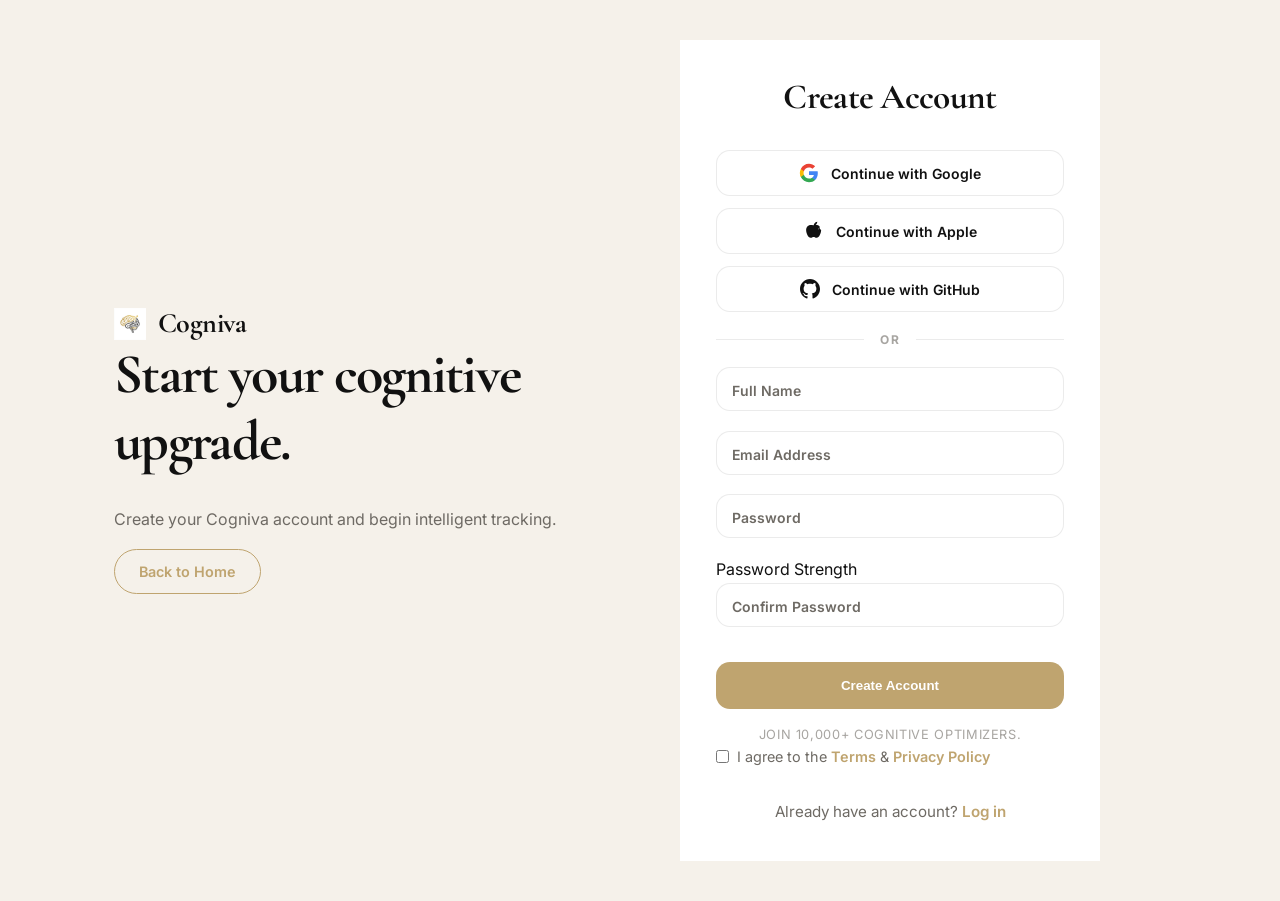
<file: pages/register.html>
<!DOCTYPE html>
<html lang="en">

<head>
    <meta charset="UTF-8">
    <meta name="viewport" content="width=device-width, initial-scale=1.0">
    <title>Register | Cogniva</title>
    <!-- Google Fonts -->
    <link rel="preconnect" href="https://fonts.googleapis.com">
    <link rel="preconnect" href="https://fonts.gstatic.com" crossorigin>
    <link
        href="https://fonts.googleapis.com/css2?family=Cormorant+Garamond:wght@600;700&family=Inter:wght@400;500;600&display=swap"
        rel="stylesheet">
    <link rel="stylesheet" href="../assets/css/style.css">
    <script src="../assets/js/main.js" defer></script>
    <!-- Favicon -->
    <link rel="icon" type="image/png" href="../assets/images/favicon.png">
</head>

<body class="auth-page">
    <div class="auth-container">
        <aside class="brand-panel">
            <a href="../index.html" class="logo">
                <img src="../assets/images/logo.png" alt="Cogniva Logo" class="logo-icon">
                <span>Cogniva</span>
            </a>
            <div class="brand-content">
                <h1>Start your cognitive<br>upgrade.</h1>
                <p>Create your Cogniva account and begin intelligent tracking.</p>
                <a href="../index.html" class="btn-back">Back to Home</a>
            </div>
        </aside>

        <main class="form-panel">
            <div class="auth-card register">
                <h2>Create Account</h2>

                <!-- Social Auth Buttons -->
                <div class="social-auth-group">
                    <button type="button" class="btn-social btn-google">
                        <svg width="20" height="20" viewBox="0 0 24 24">
                            <path
                                d="M22.56 12.25c0-.78-.07-1.53-.2-2.25H12v4.26h5.92a5.06 5.06 0 0 1-2.2 3.32v2.77h3.57c2.08-1.92 3.28-4.74 3.28-8.1z"
                                fill="#4285F4" />
                            <path
                                d="M12 23c2.97 0 5.46-.98 7.28-2.66l-3.57-2.77c-.98.66-2.23 1.06-3.71 1.06-2.86 0-5.29-1.93-6.16-4.53H2.18v2.84C3.99 20.53 7.7 23 12 23z"
                                fill="#34A853" />
                            <path
                                d="M5.84 14.09c-.22-.66-.35-1.36-.35-2.09s.13-1.43.35-2.09V7.07H2.18C1.43 8.55 1 10.22 1 12s.43 3.45 1.18 4.93l2.85-2.22.81-.62z"
                                fill="#FBBC05" />
                            <path
                                d="M12 5.38c1.62 0 3.06.56 4.21 1.64l3.15-3.15C17.45 2.09 14.97 1 12 1 7.7 1 3.99 3.47 2.18 7.07l3.66 2.84c.87-2.6 3.3-4.53 6.16-4.53z"
                                fill="#EA4335" />
                        </svg>
                        <span>Continue with Google</span>
                    </button>
                    <button type="button" class="btn-social btn-apple">
                        <svg width="20" height="20" viewBox="0 0 24 24" fill="currentColor">
                            <path
                                d="M17.057 10.78c-.045-2.22 1.815-3.29 1.898-3.34-.1-1.48-1.68-2.61-3.26-2.67-.16 0-.323.013-.485.034-.583-.07-1.16-.107-1.74-.11-.97 0-1.88.29-2.65.29-.77 0-1.62-.28-2.43-.28-3.04 0-5.83 2.37-5.83 6.07 0 3.71 2.38 9.39 5.34 9.39.73 0 1.34-.23 1.89-.47.53-.23 1.05-.46 1.77-.46s1.24.23 1.77.46c.55.24 1.16.47 1.89.47 2.96 0 5.34-5.68 5.34-9.39-.083-.05-1.943-1.12-1.988-3.34zM14.657 4.1c1.32-1.63 1.32-3.26 1.32-3.26s-1.63 0-3.06 1.63c-1.32 1.63-1.32 3.26-1.32 3.26s1.63 0 3.06-1.63z" />
                        </svg>
                        <span>Continue with Apple</span>
                    </button>
                    <button type="button" class="btn-social btn-github">
                        <svg width="20" height="20" viewBox="0 0 24 24" fill="currentColor">
                            <path
                                d="M12 0c-6.626 0-12 5.373-12 12 0 5.302 3.438 9.8 8.207 11.387.599.111.793-.261.793-.577v-2.234c-3.338.726-4.033-1.416-4.033-1.416-.546-1.387-1.333-1.756-1.333-1.756-1.089-.745.083-.729.083-.729 1.205.084 1.839 1.237 1.839 1.237 1.07 1.834 2.807 1.304 3.492.997.107-.775.418-1.305.762-1.604-2.665-.305-5.467-1.334-5.467-5.931 0-1.311.469-2.381 1.236-3.221-.124-.303-.535-1.524.117-3.176 0 0 1.008-.322 3.301 1.23.957-.266 1.983-.399 3.003-.404 1.02.005 2.047.138 3.006.404 2.291-1.552 3.297-1.23 3.297-1.23.653 1.653.242 2.874.118 3.176.77.84 1.235 1.911 1.235 3.221 0 4.609-2.807 5.624-5.479 5.921.43.372.823 1.102.823 2.222v3.293c0 .319.192.694.801.576 4.765-1.589 8.199-6.086 8.199-11.386 0-6.627-5.373-12-12-12z" />
                        </svg>
                        <span>Continue with GitHub</span>
                    </button>
                </div>

                <!-- Divider -->
                <div class="auth-divider">
                    <span>OR</span>
                </div>

                <form action="#">
                    <div class="form-group">
                        <input type="text" id="fullname" placeholder=" " required>
                        <label for="fullname">Full Name</label>
                    </div>
                    <div class="form-group">
                        <input type="email" id="email" placeholder=" " required>
                        <label for="email">Email Address</label>
                    </div>
                    <div class="form-group">
                        <input type="password" id="password" placeholder=" " required
                            oninput="checkStrength(this.value)">
                        <label for="password">Password</label>
                    </div>

                    <div class="strength-container">
                        <div class="strength-bar" id="strength-bar">
                            <div class="strength-segment"></div>
                            <div class="strength-segment"></div>
                            <div class="strength-segment"></div>
                        </div>
                        <div class="strength-text" id="strength-text">Password Strength</div>
                    </div>

                    <div class="form-group">
                        <input type="password" id="confirm" placeholder=" " required>
                        <label for="confirm">Confirm Password</label>
                    </div>

                    <button type="submit" class="btn-auth">Create Account</button>
                    <div class="trust-text">Join 10,000+ cognitive optimizers.</div>

                    <div class="form-extras">
                        <label class="checkbox-group">
                            <input type="checkbox" required>
                            <span>I agree to the <a href="coming-soon.html" class="link">Terms</a> & <a href="coming-soon.html" class="link">Privacy Policy</a></span>
                        </label>
                    </div>
                </form>

                <div class="auth-footer">
                    Already have an account? <a href="login.html" class="link">Log in</a>
                </div>
            </div>
        </main>
    </div>


</body>

</html>
</file>
<file: assets/css/style.css>
/* 
========================================
COGNIVA DESIGN SYSTEM - GLOBAL STYLES
========================================
*/

/* 1️⃣ GLOBAL RESET */
*,
*::before,
*::after {
    box-sizing: border-box;
    margin: 0;
    padding: 0;
}

html {
    scroll-behavior: smooth;
    -webkit-text-size-adjust: 100%;
    overflow-x: clip;
    width: 100%;
    position: relative;
}

/* Hide scrollbar on mobile only */
@media (max-width: 768px) {
    html {
        scrollbar-width: none;
        /* Firefox */
    }

    html::-webkit-scrollbar {
        display: none;
        /* Chrome, Safari, Edge */
    }
}

body {
    background-color: var(--bg-body);
    color: var(--text-main);
    line-height: 1.6;
    font-family: 'Inter', sans-serif;
    transition: background-color 0.3s ease, color 0.3s ease;
    -webkit-font-smoothing: antialiased;
    overflow-x: clip;
    /* Prevent horizontal overflow */
    width: 100%;
}

img {
    max-width: 100%;
    display: block;
}

ul {
    list-style: none;
}

a {
    text-decoration: none;
    color: inherit;
}

/* 2️⃣ TYPOGRAPHY & COLOR SYSTEM */
:root {
    /* Colors */
    --primary-beige: #E8DCC8;
    --cream-bg: #F5F1EA;
    --gold-accent: #BFA46F;
    --black: #111111;
    --muted: #6E6A64;
    --white: #ffffff;
    --beige-tint: #EFE6D6;
    --gold-hover: #a68b5a;

    /* Theme Variables (Light) */
    --bg-body: var(--white);
    --bg-card: var(--white);
    --bg-hero: var(--cream-bg);
    --bg-sections: var(--white);
    --bg-preview: var(--beige-tint);
    --bg-dashboard: var(--beige-tint);
    --bg-cta: var(--primary-beige);
    --bg-footer: var(--cream-bg);

    --text-main: var(--black);
    --text-muted: var(--muted);
    --border-color: rgba(0, 0, 0, 0.08);
    --header-scroll: var(--cream-bg);

    /* Shadows */
    --shadow-sm: 0 4px 12px rgba(0, 0, 0, 0.04);
    --shadow-md: 0 12px 40px rgba(0, 0, 0, 0.08);
    --shadow-hover: 0 20px 50px rgba(191, 164, 111, 0.15);

    /* Geometry */
    --radius-sm: 12px;
    --radius: 14px;
    --radius-lg: 24px;
    --container-max: 1200px;

    /* Animation */
    --transition: all 0.3s cubic-bezier(0.165, 0.84, 0.44, 1);
}

body.dark-mode {
    --bg-body: #0c0c0c;
    --bg-card: #1a1a1a;
    --bg-hero: #0c0c0c;
    --bg-sections: #111111;
    --bg-preview: #161616;
    --bg-dashboard: #161616;
    --bg-cta: #1a1a1a;
    --bg-footer: #080808;
    --text-main: #F5F1EA;
    --text-muted: #a0a09a;
    --border-color: rgba(255, 255, 255, 0.1);
    --header-scroll: #111111;
}

h1,
h2,
h3,
h4,
.logo {
    font-family: 'Cormorant Garamond', serif;
    color: var(--text-main);
    font-weight: 700;
    line-height: 1.2;
    letter-spacing: -0.02em;
}

h1 {
    font-size: 3.5rem;
    margin-bottom: 2rem;
    letter-spacing: -0.03em;
}

h2 {
    font-size: 2.2rem;
    margin-bottom: 1.2rem;
}

h3 {
    font-size: 1.6rem;
    margin-bottom: 1rem;
}

p {
    font-size: 1rem;
    color: var(--text-muted);
    line-height: 1.6;
    margin-bottom: 1rem;
}

@media (max-width: 768px) {
    h1 {
        font-size: 2.2rem !important;
        /* Force smaller size on mobile */
        word-wrap: break-word;
        line-height: 1.1;
    }

    h2 {
        font-size: 1.6rem !important;
    }

    h3 {
        font-size: 1.3rem !important;
    }
}

@media (max-width: 480px) {
    .container {
        padding: 0 20px;
    }

    h1 {
        font-size: 1.8rem !important;
    }
}

/* Base Image Rules */
img {
    max-width: 100%;
    height: auto;
    display: block;
}

/* 3️⃣ SPACING SYSTEM */
.container {
    max-width: var(--container-max);
    margin: 0 auto;
    padding: 0 24px;
    width: 100%;
}

section {
    padding: 100px 0;
}

.section-how {
    background-color: var(--bg-sections);
}

.section-features {
    background-color: var(--bg-hero);
}

.section-preview {
    background-color: var(--bg-preview);
}

.section-pricing {
    background-color: var(--bg-sections);
}

.grid-3 {
    display: grid;
    grid-template-columns: repeat(3, 1fr);
    gap: 32px;
}

.grid-4 {
    display: grid;
    grid-template-columns: repeat(2, 1fr);
    gap: 40px;
}

.grid-2x2 {
    display: grid;
    grid-template-columns: repeat(2, 1fr);
    gap: 32px;
}

.grid-3-desktop {
    display: grid;
    grid-template-columns: repeat(3, 1fr);
    gap: 32px;
}

@media (max-width: 992px) {

    .grid-4,
    .grid-3-desktop {
        grid-template-columns: repeat(2, 1fr);
    }
}

@media (max-width: 600px) {

    .grid-4,
    .grid-3-desktop {
        grid-template-columns: 1fr;
    }
}

/* 4️⃣ BUTTON SYSTEM */
.btn {
    display: inline-flex;
    align-items: center;
    justify-content: center;
    padding: 14px 32px;
    border-radius: var(--radius);
    font-weight: 600;
    font-size: 15px;
    cursor: pointer;
    border: none;
    font-family: 'Inter', sans-serif;
    transition: var(--transition);
    gap: 10px;
    text-align: center;
}

.btn:hover {
    transform: translateY(-3px);
}

.btn:active {
    transform: translateY(-1px);
}

.price-card {
    padding: 48px 40px;
}

.price-card.featured {
    border: 3px solid var(--gold-accent);
    transform: scale(1.05);
    /* Increased scale */
    box-shadow: 0 30px 60px rgba(191, 164, 111, 0.2);
    z-index: 2;
}

.price-card.featured:hover {
    transform: translateY(-8px) scale(1.06);
}

.price-card .btn {
    padding: 16px 32px;
    font-size: 16px;
}

.btn-gold {
    background-color: var(--gold-accent);
    color: #fff;
    box-shadow: 0 4px 15px rgba(191, 164, 111, 0.2);
}

.btn-gold:hover {
    background-color: var(--gold-hover);
    box-shadow: 0 8px 25px rgba(191, 164, 111, 0.35);
    color: #fff;
}

.header-cta {
    border-radius: 999px !important;
    padding: 10px 24px;
    font-size: 14px;
}

.btn-outline {
    background: transparent;
    border: 2px solid var(--gold-accent);
    color: var(--gold-accent);
}

.btn-outline:hover {
    background: rgba(191, 164, 111, 0.05);
}

.btn-lg {
    padding: 18px 48px;
    font-size: 17px;
}

/* 5️⃣ CARD SYSTEM */
.card {
    background: var(--bg-card);
    padding: 32px;
    border-radius: 16px;
    border: 1px solid var(--border-color);
    box-shadow: 0 4px 20px rgba(0, 0, 0, 0.03);
    transition: transform 0.3s ease, box-shadow 0.3s ease;
    height: 100%;
    display: flex;
    flex-direction: column;
    position: relative;
    /* overflow: hidden removed to allow badges to visible */
}

.card:hover {
    transform: translateY(-6px);
    box-shadow: 0 12px 30px rgba(0, 0, 0, 0.08);
    border-color: rgba(191, 164, 111, 0.3);
}

.feature-card::before {
    content: "";
    position: absolute;
    top: 0;
    left: 0;
    width: 100%;
    height: 2px;
    background: var(--gold-accent);
    opacity: 0.8;
}

/* 6️⃣ LINK & NAV HOVER EFFECTS - Removed redundant nav styles here to avoid conflicts with header architecture */
a,
button,
.card,
.icon-btn,
input {
    transition: var(--transition);
}

/* 7️⃣ ALIGNMENT & HEADER FIXES */
.section-header {
    text-align: center;
    margin-bottom: 60px;
    display: flex;
    flex-direction: column;
    align-items: center;
}

.section-header h2 {
    margin-bottom: 1rem;
}

.section-subtext {
    margin: 0 auto;
    color: var(--text-muted);
    opacity: 0.8;
    max-width: 600px;
    font-size: 1.1rem;
}

/* 7️⃣ HEADER ARCHITECTURE */
/* Consolidate Header & Navigation Styles */
/* Solid Header System (Global) */
header {
    position: sticky;
    top: 0;
    inset-inline-start: 0;
    width: 100%;
    z-index: 1000;
    padding: 18px 0;
    background-color: var(--header-scroll);
    border-bottom: 1px solid var(--border-color);
    transition: var(--transition);
    display: flex;
    align-items: center;
}

header.scrolled {
    padding: 12px 0;
    background-color: var(--header-scroll);
    box-shadow: var(--shadow-sm);
}

header .container {
    display: flex;
    justify-content: space-between;
    align-items: center;
    width: 100%;
}

.logo {
    display: flex;
    align-items: center;
    gap: 12px;
    font-size: 28px; /* Brand Consistency - Synced with footer */
    font-weight: 700;
    color: var(--gold-accent);
    z-index: 1001;
    text-decoration: none;
    font-family: 'Cormorant Garamond', serif;
    transition: var(--transition);
}

.logo-icon {
    height: 32px;
    width: auto;
    object-fit: contain;
    transition: transform 0.3s cubic-bezier(0.165, 0.84, 0.44, 1);
}

.logo:hover .logo-icon {
    transform: scale(1.1) rotate(-5deg);
}

.logo span {
    color: var(--text-main);
}

body.dark-mode .logo span {
    color: #ffffff;
}

header nav {
    display: flex;
    align-items: center;
}

header nav ul {
    display: flex;
    gap: 22px;
    /* Updated gap */
    align-items: center;
}

header nav ul li a {
    font-weight: 500;
    font-size: 15px;
    position: relative;
    padding: 8px 0;
    color: var(--text-main);
    display: flex;
    align-items: center;
}

header nav ul li a:hover {
    color: var(--gold-accent);
}

header nav ul li a.active {
    color: #111111;
    /* Slightly darker text for active */
}

body.dark-mode header nav ul li a.active {
    color: #ffffff;
}

header nav ul li a::after {
    content: '';
    position: absolute;
    width: 0;
    height: 2px;
    bottom: -2px;
    inset-inline-start: 50%;
    background-color: var(--gold-accent);
    transition: width 0.3s cubic-bezier(0.165, 0.84, 0.44, 1), inset-inline-start 0.3s cubic-bezier(0.165, 0.84, 0.44, 1);
}

header nav ul li a:hover::after,
header nav ul li a.active::after {
    width: 100%;
    inset-inline-start: 0;
}

/* Chevron Icon */
.chevron {
    margin-inline-start: 6px;
    transition: transform 0.3s ease;
}

.dropdown:hover .chevron {
    transform: rotate(180deg);
}

.nav-actions {
    display: flex;
    align-items: center;
    gap: 16px;
    z-index: 1001;
}

/* 8️⃣ MOBILE MENU SYSTEM */
.mobile-nav-toggle {
    display: none;
    flex-direction: column;
    justify-content: center;
    gap: 6px;
    width: 32px;
    height: 32px;
    background: transparent;
    border: none;
    cursor: pointer;
    z-index: 2000;
    padding: 0;
}

.mobile-nav-toggle span {
    display: block;
    width: 24px;
    height: 2px;
    background-color: var(--text-main);
    border-radius: 2px;
    transition: transform 0.3s ease, opacity 0.3s ease, background-color 0.3s ease;
    margin: 0 auto;
}

/* Hamburger Animation (Active state) */
.mobile-nav-toggle.active span:nth-child(1) {
    transform: translateY(8px) rotate(45deg);
}

.mobile-nav-toggle.active span:nth-child(2) {
    opacity: 0;
}

.mobile-nav-toggle.active span:nth-child(3) {
    transform: translateY(-8px) rotate(-45deg);
}

/* Hide mobile-only elements by default on desktop */
.mobile-menu-back {
    display: none;
}

@media (max-width: 1024px) {
    header .logo {
        order: 1;
        flex: 1;
    }

    .nav-actions {
        order: 2;
        margin: 0;
        gap: 4px;
    }

    .mobile-nav-toggle {
        display: flex;
        order: 3;
    }

    .nav-actions .header-cta {
        display: none;
        /* Hide CTA on small mobile to save space, keep in menu */
    }

    header nav {
        position: fixed;
        top: 0;
        right: 0;
        width: 100%;
        height: 100vh;
        background-color: #ffffff !important;
        z-index: 10000;
        display: flex !important;
        flex-direction: column !important;
        justify-content: center;
        transition: transform 0.5s cubic-bezier(0.165, 0.84, 0.44, 1), opacity 0.4s ease, visibility 0.4s;
        padding: 40px;
        opacity: 0;
        visibility: hidden;
        transform: translateX(100%);
    }

    body[dir="rtl"] header nav {
        transform: translateX(-100%);
    }

    header nav.active {
        opacity: 1;
        visibility: visible;
        transform: translateX(0) !important;
    }

    header nav ul {
        display: flex !important;
        flex-direction: column !important;
        gap: 16px;
        text-align: center;
        padding: 0;
        margin: 0;
    }

    header nav ul li a {
        font-size: 1.4rem;
        font-family: 'Cormorant Garamond', serif;
        justify-content: center;
        color: var(--text-main);
        display: flex;
        align-items: center;
    }

    .dropdown-content {
        position: static;
        transform: none;
        opacity: 0;
        max-height: 0;
        overflow: hidden;
        pointer-events: none;
        box-shadow: none;
        background: transparent;
        text-align: center;
        display: block;
        padding: 0;
        transition: max-height 0.4s cubic-bezier(0.165, 0.84, 0.44, 1), opacity 0.4s ease, padding 0.4s ease;
    }

    .dropdown.active .dropdown-content {
        opacity: 1;
        max-height: 400px;
        /* Large enough for submenus */
        pointer-events: auto;
        padding: 20px 0;
        border-top: 1px solid rgba(0, 0, 0, 0.05);
        /* Subtle grouping */
        margin-top: 10px;
    }

    .dropdown-content a {
        font-size: 1.2rem !important;
        opacity: 0.8;
        padding: 12px 0 !important;
    }

    .mobile-menu-back {
        width: 100%;
        display: flex;
        justify-content: center;
        margin-top: 50px;
        animation: slideUp 0.5s ease forwards;
        animation-delay: 0.3s;
        opacity: 0;
    }

    .back-to-page-btn {
        background: var(--bg-sections);
        border: 1.5px solid var(--gold-accent);
        color: var(--text-main);
        padding: 12px 28px;
        border-radius: 12px;
        font-family: 'Inter', sans-serif;
        font-weight: 700;
        font-size: 0.95rem;
        text-transform: uppercase;
        letter-spacing: 1px;
        display: flex;
        align-items: center;
        gap: 12px;
        cursor: pointer;
        transition: all 0.3s cubic-bezier(0.165, 0.84, 0.44, 1);
        box-shadow: 0 4px 15px rgba(0, 0, 0, 0.05);
    }

    .back-to-page-btn:hover {
        background: var(--gold-accent);
        color: #fff !important;
        transform: translateY(-3px);
        box-shadow: 0 8px 25px rgba(184, 156, 99, 0.3);
    }

    .back-to-page-btn svg {
        transition: transform 0.3s ease;
    }

    .back-to-page-btn:hover svg {
        transform: translateX(-4px);
    }
}

@keyframes slideUp {
    from {
        opacity: 0;
        transform: translateY(20px);
    }

    to {
        opacity: 1;
        transform: translateY(0);
    }
}



@media (max-width: 480px) {
    .nav-actions {
        gap: 2px;
        margin-inline-end: 0;
        margin-inline-start: 0;
    }

    .logo {
        font-size: 20px;
        gap: 8px;
    }

    .logo-icon {
        height: 28px;
    }

    header .container {
        padding-inline: 12px;
    }
}

.icon-btn {
    width: 40px;
    height: 40px;
    display: flex;
    align-items: center;
    justify-content: center;
    border-radius: 8px;
    /* Rounded 8px as requested */
    border: none;
    background: transparent;
    cursor: pointer;
    color: var(--text-main);
    transition: var(--transition);
}

.icon-btn:hover {
    background-color: var(--beige-tint);
}

body.dark-mode .icon-btn:hover {
    background-color: rgba(255, 255, 255, 0.08);
    /* Sophisticated dark mode hover */
}

.header-cta {
    border-radius: 999px;
    padding: 10px 24px;
    font-size: 14px;
}

/* Dropdown Refinement */
.dropdown {
    position: relative;
}

.dropdown-content {
    display: block;
    position: absolute;
    top: 100%;
    left: 50%;
    transform: translateX(-50%) translateY(10px);
    background-color: #ffffff;
    /* Soft white background */
    min-width: 200px;
    border-radius: 12px;
    padding: 12px 0;
    box-shadow: 0 10px 40px rgba(0, 0, 0, 0.08);
    border: 1px solid rgba(0, 0, 0, 0.04);
    z-index: 100;
    opacity: 0;
    pointer-events: none;
    transition: opacity 0.3s ease, transform 0.3s ease;
}

body.dark-mode .dropdown-content {
    background-color: #1a1a1a;
    border-color: rgba(255, 255, 255, 0.05);
}

.dropdown:hover .dropdown-content {
    opacity: 1;
    pointer-events: auto;
    transform: translateX(-50%) translateY(2px);
}

.dropdown-content a {
    display: block;
    padding: 10px 20px;
    font-size: 14px;
    color: var(--text-main);
    transition: var(--transition);
}

.dropdown-content a:hover {
    background-color: var(--cream-bg);
    color: var(--gold-accent);
}

body.dark-mode .dropdown-content a:hover {
    background-color: rgba(255, 255, 255, 0.05);
}

.dropdown-content a:hover {
    background-color: var(--beige-tint);
    color: var(--gold-accent);
}

/* 8️⃣ SPECIFIC LAYOUTS */

/* Hero */
.section-hero {
    padding: 120px 0 100px;
    /* Reduced top padding as header is no longer overlapping */
    background-image: linear-gradient(rgba(0, 0, 0, 0.55), rgba(0, 0, 0, 0.55)), url('../images/homev1/HeroImage.jpg');
    background-size: cover;
    background-position: center;
    background-repeat: no-repeat;
    text-align: center;
    display: flex;
    align-items: center;
    justify-content: center;
    min-height: 60vh;
}

/* Hero content (Now centered) */

.hero-content {
    max-width: 800px;
    margin: 0 auto;
    text-align: center;
}

.hero-content h1 {
    color: #fff;
    font-size: 4.5rem;
    margin-bottom: 24px;
}

.hero-content p {
    font-size: 1.4rem;
    color: rgba(255, 255, 255, 0.9);
    margin-bottom: 48px;
}

.hero-btns {
    display: flex;
    gap: 20px;
    justify-content: center;
}

.hero-image-wrapper {
    position: relative;
    width: 100%;
    display: flex;
    justify-content: center;
    align-items: center;
}

.hero-img {
    width: 100%;
    border-radius: var(--radius-lg);
    box-shadow: 0 20px 50px rgba(0, 0, 0, 0.08);
    /* Soft shadow */
    animation: float-hero 6s ease-in-out infinite;
    /* Subtle floating animation */
}

@keyframes float-hero {
    0% {
        transform: translateY(0);
    }

    50% {
        transform: translateY(-8px);
    }

    100% {
        transform: translateY(0);
    }
}

/* Pricing Grid */
.pricing-grid {
    max-width: 1000px;
    margin: 0 auto;
}

/* Dashboard Preview Section (Elevated) */
.section-preview {
    padding: 50px 0;
    position: relative;
    overflow: hidden;
}

.section-preview .section-header {
    margin-bottom: 30px;
}

.dashboard-preview-wrapper {
    max-width: 500px;
    margin: 40px auto 0;
    position: relative;
    z-index: 2;
}

.dashboard-preview-img {
    width: 100%;
    border-radius: var(--radius-lg);
    box-shadow: 0 40px 100px rgba(0, 0, 0, 0.12);
    position: relative;
    z-index: 5;
    background: #fff;
}

.preview-glow {
    position: absolute;
    top: 50%;
    left: 50%;
    transform: translate(-50%, -50%);
    width: 150%;
    height: 150%;
    background: radial-gradient(circle, rgba(191, 164, 111, 0.08) 0%, rgba(255, 255, 255, 0) 70%);
    z-index: 1;
    pointer-events: none;
}

/* Floating Elements Glassmorphism */
.floating-ui {
    position: absolute;
    background: rgba(255, 255, 255, 0.85);
    backdrop-filter: blur(12px);
    border: 1px solid rgba(191, 164, 111, 0.2);
    padding: 12px 20px;
    border-radius: 40px;
    box-shadow: 0 10px 30px rgba(0, 0, 0, 0.08);
    display: flex;
    align-items: center;
    gap: 12px;
    z-index: 10;
    font-size: 0.85rem;
    font-weight: 600;
    color: var(--black);
    white-space: nowrap;
    animation: float-slow 4s ease-in-out infinite;
}

.f-ui-top {
    top: -20px;
    right: -40px;
}

.f-ui-bottom {
    bottom: 20px;
    left: -80px;
    animation-delay: 1s;
}

.f-ui-side {
    top: 50%;
    right: -90px;
    transform: translateY(-50%);
    animation: float-side 5s ease-in-out infinite;
}

/* Internal components of floating UI */
.ui-dot {
    width: 10px;
    height: 10px;
    background: #27ae60;
    border-radius: 50%;
    box-shadow: 0 0 10px rgba(39, 174, 96, 0.5);
}

.ui-chart-mini {
    display: flex;
    align-items: flex-end;
    gap: 3px;
    height: 16px;
}

.ui-chart-mini .bar {
    width: 3px;
    background: var(--gold-accent);
    border-radius: 3px;
}

@keyframes float-slow {

    0%,
    100% {
        transform: translateY(0);
    }

    50% {
        transform: translateY(-12px);
    }
}

@keyframes float-side {

    0%,
    100% {
        transform: translate(0, -50%);
    }

    50% {
        transform: translate(12px, -50%);
    }
}

/* Responsive adjustments for floaters */
@media (max-width: 992px) {
    .f-ui-top {
        right: 0px;
        top: -30px;
    }

    .f-ui-bottom {
        left: 0px;
        bottom: -30px;
    }

    .f-ui-side {
        display: none;
    }
}

/* Badges */
.pro-badge {
    position: absolute;
    top: 16px;
    right: 24px;
    background: var(--gold-accent);
    color: #fff;
    font-size: 10px;
    padding: 4px 10px;
    border-radius: 20px;
    font-weight: 800;
    letter-spacing: 1px;
    pointer-events: none;
    z-index: 5;
}

.popular-badge {
    position: absolute;
    top: -15px;
    left: 50%;
    transform: translateX(-50%);
    background: var(--gold-accent);
    color: #fff;
    padding: 6px 16px;
    border-radius: 50px;
    font-size: 11px;
    font-weight: 800;
    text-transform: uppercase;
    letter-spacing: 0.05em;
    white-space: nowrap;
    /* Prevent wrapping */
    z-index: 10;
}

/* Helper Classes */
.full-width {
    width: 100%;
}

.pricing-grid {
    max-width: 1000px;
    /* Increased width */
    margin: 0 auto;
}

.price-features {
    margin: 32px 0;
    padding: 0;
    list-style: none;
    display: flex;
    flex-direction: column;
    gap: 16px;
    width: 100%;
}

.price-features li {
    font-weight: 500;
    color: var(--text-main);
    display: flex;
    align-items: center;
    gap: 12px;
    font-size: 1.05rem;
}

.price-features li::before {
    content: "✓";
    color: var(--gold-accent);
    font-weight: 700;
}

/* 🏠 Home V1 Specific Pricing (Compressed Design) */
.home-pricing .pricing-grid {
    max-width: 720px;
    margin: 0 auto;
    gap: 20px;
    align-items: start;
}

.home-pricing .price-card {
    padding: 24px 24px 32px;
    height: auto;
    min-height: auto;
    border-radius: 24px;
    backdrop-filter: none;
}

.home-pricing .price-card h3 {
    font-size: 1.25rem;
    margin-bottom: 0.25rem;
}

.home-pricing .price-features {
    margin: 20px 0;
    gap: 10px;
}

.home-pricing .price-features li {
    font-size: 0.9rem;
}

.home-pricing .price-card.featured {
    transform: scale(1.02);
}

.home-pricing .price-card.featured:hover {
    transform: translateY(-5px) scale(1.03);
}

@media (max-width: 992px) {
    .home-pricing .pricing-grid {
        max-width: 650px;
    }
}

@media (max-width: 768px) {
    .home-pricing .pricing-grid {
        grid-template-columns: 1fr;
        max-width: 100%;
        /* Fix: Was 400px which overflows 320px screens */
        padding: 0 20px;
    }

    .home-pricing .price-card.featured {
        transform: scale(1);
        margin-top: 10px;
    }

    .home-pricing .price-card.featured:hover {
        transform: translateY(-5px);
    }
}



/* CTA — Premium Card Design */
/* CTA — Premium Card Design (Unified Brand Version) */
.section-cta {
    padding: 100px 0;
    position: relative;
    background: var(--bg-body);
}

.cta-card {
    max-width: 900px;
    margin: 0 auto;
    padding: 72px 60px;
    text-align: center;
    border-radius: 28px;
    position: relative;
    overflow: hidden;
    /* Primary Unified Brand Theme (Deep Cogniva Gold) */
    background: linear-gradient(145deg, #4a3a1a 0%, #332810 50%, #261d0b 100%);
    box-shadow: 0 24px 70px rgba(74, 58, 26, 0.3), 0 0 100px rgba(191, 164, 111, 0.12);
    border: 1px solid rgba(191, 164, 111, 0.2);
    transition: var(--transition);
}

.cta-card::after {
    content: '';
    position: absolute;
    inset: 0;
    background-image: url("data:image/svg+xml,%3Csvg width='60' height='60' viewBox='0 0 60 60' xmlns='http://www.w3.org/2000/svg'%3E%3Cg fill='none' fill-rule='evenodd'%3E%3Cg fill='%23b89c63' fill-opacity='0.03'%3E%3Cpath d='M36 34v-4h-2v4h-4v2h4v4h2v-4h4v-2h-4zm0-30V0h-2v4h-4v2h4v4h2V6h4V4h-4zM6 34v-4H4v4H0v2h4v4h2v-4h4v-2H6zM6 4V0H4v4H0v2h4v4h2V6h4V4H6z'/%3E%3C/g%3E%3C/g%3E%3C/svg%3E");
    pointer-events: none;
    z-index: 0;
}

.cta-card::before {
    content: '';
    position: absolute;
    top: 50%;
    left: 50%;
    transform: translate(-50%, -50%);
    width: 600px;
    height: 600px;
    background: radial-gradient(circle, rgba(191, 164, 111, 0.15) 0%, transparent 65%);
    pointer-events: none;
    z-index: 0;
}

.cta-card>* {
    position: relative;
    z-index: 1;
}

.cta-card h2 {
    font-size: 2.8rem;
    margin-bottom: 16px;
    line-height: 1.15;
    color: #fff;
}

.cta-card p {
    font-size: 1.1rem;
    margin-bottom: 36px;
    color: rgba(255, 255, 255, 0.8);
    max-width: 560px;
    margin-left: auto;
    margin-right: auto;
    line-height: 1.6;
}

.cta-card .cta-btns {
    display: flex;
    justify-content: center;
    gap: 16px;
    flex-wrap: wrap;
    margin-bottom: 20px;
}

.cta-card .btn-gold {
    background: #d4a93c;
    color: #fff;
}

.cta-card .btn-gold:hover {
    background: #e0b848;
    transform: translateY(-2px);
    box-shadow: 0 8px 28px rgba(212, 169, 60, 0.4);
}

.cta-card .btn-outline {
    border-color: rgba(255, 255, 255, 0.3);
    color: rgba(255, 255, 255, 0.95);
}

.cta-card .btn-outline:hover {
    background: rgba(255, 255, 255, 0.1);
    border-color: rgba(255, 255, 255, 0.5);
}

.cta-card .trust-line {
    font-size: 0.85rem;
    color: rgba(255, 255, 255, 0.5);
    margin-top: 12px;
    letter-spacing: 0.05em;
    text-transform: uppercase;
}

body.dark-mode .section-cta {
    background: var(--bg-body);
}

body.dark-mode .cta-card {
    box-shadow: 0 20px 60px rgba(0, 0, 0, 0.4), 0 0 80px rgba(191, 164, 111, 0.04);
}

@media (max-width: 768px) {
    .section-cta {
        padding: 60px 0;
    }

    .cta-card {
        padding: 48px 28px;
        border-radius: 20px;
        margin: 0 16px;
    }

    .cta-card h2 {
        font-size: 2rem;
    }

    .cta-card p {
        font-size: 1rem;
        margin-bottom: 28px;
    }

    .cta-card.cta-pricing h2 {
        font-size: 2.2rem;
    }
}

@media (max-width: 480px) {
    .cta-card {
        padding: 36px 20px;
        border-radius: 16px;
    }

    .cta-card h2 {
        font-size: 1.7rem;
    }

    .cta-card .cta-btns {
        flex-direction: column;
    }
}

.cta-container {
    max-width: 800px;
    margin: 0 auto;
    text-align: center;
}

/* Footer */
footer {
    background-color: var(--bg-footer);
    padding: 80px 0 40px;
    border-top: 1px solid var(--border-color);
}

footer .container {
    max-width: 1300px;
}

.footer-grid {
    display: grid;
    grid-template-columns: 1.4fr 1fr 1fr 1.2fr;
    gap: 60px;
    margin-bottom: 80px;
}

.footer-brand .logo {
    display: flex;
    align-items: center;
    gap: 12px;
    margin-bottom: 24px;
    font-size: 28px; /* Brand Consistency Fix */
    text-decoration: none;
}

.footer-brand .logo-icon {
    height: 48px;
    width: auto;
}

.footer-brand p {
    max-width: 320px;
}

.footer-brand h4 {
    font-size: 2rem;
    margin-bottom: 1rem;
    color: var(--gold-accent);
}

.footer-col h4 {
    font-size: 0.9rem;
    font-family: 'Inter', sans-serif !important;
    text-transform: uppercase;
    letter-spacing: 0.1em;
    margin-bottom: 1.5rem;
    color: var(--text-main) !important;
}

.footer-links li {
    margin-bottom: 12px;
}

.footer-links a {
    font-family: 'Inter', sans-serif !important;
    color: var(--text-muted) !important;
}

.footer-brand p {
    font-family: 'Inter', sans-serif !important;
    color: var(--text-muted) !important;
}

body.dark-mode .footer-links a {
    color: rgba(255, 255, 255, 0.7) !important;
}

body.dark-mode .footer-brand p {
    color: rgba(255, 255, 255, 0.7) !important;
}

.footer-links a:hover {
    color: var(--gold-accent) !important;
    padding-inline-start: 4px;
}

.footer-tagline {
    font-size: 1.1rem;
    color: var(--gold-accent);
    font-weight: 600;
    margin-top: 16px;
    letter-spacing: 0.02em;
}

.footer-newsletter-desc {
    font-size: 0.9rem;
    color: var(--text-muted);
    opacity: 0.8;
    max-width: 260px;
    margin-bottom: 16px;
    line-height: 1.5;
}

.footer-bottom {
    padding-top: 40px;
    border-top: 1px solid var(--border-color);
}

.footer-bottom-row {
    display: flex;
    justify-content: space-between;
    align-items: center;
    width: 100%;
}

.footer-bottom-centered {
    font-size: 0.85rem;
    color: var(--text-muted) !important;
    font-family: 'Inter', sans-serif !important;
    opacity: 0.7;
}

.footer-copyright {
    font-family: 'Inter', sans-serif !important;
    color: var(--text-muted) !important;
}

.trust-line {
    font-size: 0.9rem;
    color: var(--text-muted);
    opacity: 0.7;
    margin-top: 24px;
}

.footer-newsletter-form {
    display: flex;
    gap: 10px;
    margin-bottom: 24px;
}

.footer-newsletter-form input {
    padding: 12px 16px;
    border-radius: 8px;
    border: 1px solid var(--border-color);
    flex: 1;
    outline: none;
    background: var(--white);
    font-family: 'Inter', sans-serif;
    box-shadow: inset 0 2px 4px rgba(0, 0, 0, 0.02);
    /* Subtle inner shadow */
    transition: border-color 0.3s ease, box-shadow 0.3s ease;
}

.footer-newsletter-form input:focus {
    border-color: var(--gold-accent);
    box-shadow: inset 0 2px 4px rgba(0, 0, 0, 0.02), 0 0 0 3px rgba(191, 164, 111, 0.15);
    /* Focus glow */
}

.footer-newsletter-form .btn-gold {
    transition: transform 0.3s ease, background-color 0.3s ease, box-shadow 0.3s ease;
}

.footer-newsletter-form .btn-gold:hover {
    transform: translateY(-2px);
    box-shadow: 0 4px 12px rgba(191, 164, 111, 0.2);
}

.social-icons-footer {
    display: flex;
    gap: 16px;
    margin-top: 24px;
    /* More space above icons */
}

.social-icons-footer .icon-btn {
    color: var(--text-muted);
    width: 44px;
    /* Increased size */
    height: 44px;
    /* Increased size */
}

.social-icons-footer .icon-btn svg {
    width: 22px;
    /* Proportional icon size */
    height: 22px;
}

.social-icons-footer .icon-btn:hover {
    color: var(--gold-accent) !important;
    background: transparent;
    transform: translateY(-2px);
    /* 2px lift */
}

/* 9️⃣ AUTH, ERROR, COMING SOON SCOPED STYLES */

/* Auth Shared */
.auth-page {
    background-color: var(--bg-hero);
    min-height: 100vh;
}

.auth-container {
    max-width: 1100px;
    min-height: 100vh;
    display: flex;
    align-items: center;
    gap: 80px;
    margin: 0 auto;
    padding: 40px 24px;
}

.brand-panel {
    flex: 1;
}

.form-panel {
    flex: 1;
}

.auth-card {
    padding: 36px;
    background: var(--bg-card);
    backdrop-filter: blur(10px);
    width: 100%;
    max-width: 420px;
}

.auth-card h2 {
    text-align: center;
    margin-bottom: 32px;
}

.auth-page h1 {
    font-size: 3.5rem;
}

.benefits-list {
    margin: 2rem 0;
}

.benefits-list li {
    margin-bottom: 1rem;
    display: flex;
    align-items: center;
    gap: 12px;
    font-weight: 500;
}

.benefits-list li::before {
    content: '✓';
    color: var(--gold-accent);
    font-weight: bold;
}

.btn-back {
    display: inline-block;
    padding: 10px 24px;
    border: 1px solid var(--gold-accent);
    border-radius: 30px;
    color: var(--gold-accent);
    font-weight: 600;
    font-size: 0.9rem;
}

.btn-back:hover {
    background: var(--gold-accent);
    color: #fff;
}

.auth-page .form-group,
.coming-soon-page .form-group,
.error-page .form-group {
    margin-bottom: 1.2rem;
    position: relative;
}

.auth-page .form-group input,
.coming-soon-page .form-group input,
.error-page .form-group input {
    width: 100%;
    padding: 13px 16px;
    border-radius: var(--radius);
    border: 1px solid var(--border-color);
    background: var(--bg-card);
    color: var(--text-main);
    outline: none;
    font-family: 'Inter', sans-serif;
}

.auth-page .form-group label,
.coming-soon-page .form-group label,
.error-page .form-group label {
    position: absolute;
    left: 16px;
    top: 13px;
    color: var(--text-muted);
    pointer-events: none;
    transition: var(--transition);
}

.auth-page .form-group input:focus+label,
.auth-page .form-group input:not(:placeholder-shown)+label,
.coming-soon-page .form-group input:focus+label,
.coming-soon-page .form-group input:not(:placeholder-shown)+label {
    top: -10px;
    left: 12px;
    font-size: 0.8rem;
    background: var(--bg-card);
    padding: 0 6px;
    color: var(--gold-accent);
    font-weight: 600;
}

.btn-auth {
    width: 100%;
    padding: 16px;
    background: var(--gold-accent);
    color: #fff;
    border: none;
    border-radius: var(--radius);
    font-weight: 600;
    cursor: pointer;
    margin-top: 1rem;
}

.btn-auth:hover {
    background: var(--gold-hover);
    transform: translateY(-2px);
}

/* Social Auth Buttons */
.social-auth-group {
    display: flex;
    flex-direction: column;
    gap: 12px;
    margin-top: 8px;
    margin-bottom: 0;
}

.btn-social {
    display: flex;
    align-items: center;
    justify-content: center;
    gap: 12px;
    width: 100%;
    padding: 12px 18px;
    border-radius: var(--radius);
    border: 1px solid var(--border-color);
    background: var(--bg-body);
    color: var(--text-main);
    font-family: 'Inter', sans-serif;
    font-size: 14px;
    font-weight: 600;
    cursor: pointer;
    transition: var(--transition);
    position: relative;
    overflow: hidden;
}

.btn-social::before {
    content: '';
    position: absolute;
    inset: 0;
    background: linear-gradient(135deg, rgba(191, 164, 111, 0.05), transparent);
    opacity: 0;
    transition: opacity 0.3s ease;
}

.btn-social:hover::before {
    opacity: 1;
}

.btn-social:hover {
    border-color: rgba(191, 164, 111, 0.3);
    transform: translateY(-2px);
    box-shadow: 0 4px 16px rgba(0, 0, 0, 0.06);
}

.btn-social:active {
    transform: translateY(0);
}

.btn-social svg {
    flex-shrink: 0;
}

.btn-google:hover {
    border-color: rgba(66, 133, 244, 0.3);
    box-shadow: 0 4px 16px rgba(66, 133, 244, 0.08);
}

.btn-github {
    color: var(--text-main);
}

.btn-github svg {
    color: var(--text-main);
}

body.dark-mode .btn-social {
    background: rgba(255, 255, 255, 0.04);
    border-color: rgba(255, 255, 255, 0.1);
}

body.dark-mode .btn-social:hover {
    background: rgba(255, 255, 255, 0.08);
    border-color: rgba(191, 164, 111, 0.3);
}

body.dark-mode .btn-github svg {
    color: #F5F1EA;
}

/* Auth Divider */
.auth-divider {
    display: flex;
    align-items: center;
    gap: 16px;
    margin: 18px 0;
}

.auth-divider::before,
.auth-divider::after {
    content: '';
    flex: 1;
    height: 1px;
    background: var(--border-color);
}

.auth-divider span {
    font-family: 'Inter', sans-serif;
    font-size: 12px;
    font-weight: 700;
    color: var(--text-muted);
    text-transform: uppercase;
    letter-spacing: 0.15em;
    white-space: nowrap;
    opacity: 0.6;
}

/* Responsive: Social Auth on Mobile */
@media (max-width: 768px) {
    .social-auth-group {
        gap: 10px;
    }

    .btn-social {
        padding: 12px 16px;
        font-size: 13px;
    }
}

/* Error & Coming Soon */
.error-page,
.coming-soon-page {
    height: 100vh;
    display: flex;
    flex-direction: column;
    align-items: center;
    justify-content: center;
    text-align: center;
    background: var(--bg-hero);
    overflow: hidden;
    position: relative;
}



.error-page .content,
.coming-soon-page .content {
    position: relative;
    z-index: 10;
    padding: 40px;
    display: flex;
    flex-direction: column;
    align-items: center;
    justify-content: center;
    width: 100%;
}

/* Animations */
@keyframes float {

    0%,
    100% {
        transform: translateY(0);
    }

    50% {
        transform: translateY(-30px);
    }
}

/* RESPONSIVE */
@media (max-width: 1024px) {
    .footer-grid {
        display: grid;
        grid-template-columns: 1fr 1fr;
        gap: 48px 40px;
    }

    /* Tablet Ordering: 
       Row 1: Product (1) | Company + Dashboard (2)
       Row 2: Branding (3) | Newsletter + Social (4) 
    */
    .footer-brand {
        order: 3;
        max-width: 360px;
    }

    .footer-grid>.footer-col:nth-child(2) {
        order: 1;
    }

    .footer-grid>.footer-col:nth-child(3) {
        order: 2;
    }

    .footer-grid>.footer-col:nth-child(4) {
        order: 4;
    }

    .footer-brand p {
        max-width: 100%;
    }

    .footer-brand .logo {
        justify-content: flex-start;
    }

    [dir="rtl"] .footer-brand .logo {
        justify-content: flex-end;
        /* direction:ltr on logo means flex-start=LEFT, so we need flex-end for RIGHT */
    }

    .social-icons-footer {
        margin-top: 20px;
    }
}

@media (max-width: 992px) {
    .container {
        padding: 0 24px;
    }

    .hero-grid {
        grid-template-columns: 1fr;
        text-align: center;
    }

    .hero-btns,
    .nav-actions {
        justify-content: center;
    }

    .footer-bottom-row {
        flex-direction: column;
        gap: 24px;
        text-align: left;
    }

    /* Auth: Stack vertically */
    .auth-container {
        flex-direction: column;
        gap: 0;
        padding: 40px 24px;
        text-align: center;
    }

    .brand-panel {
        padding-bottom: 32px;
    }

    .auth-page h1 {
        font-size: 2.8rem;
    }

    .form-panel {
        width: 100%;
        display: flex;
        justify-content: center;
    }

    .auth-card {
        max-width: 460px;
        width: 100%;
    }
}

/* Auth — Tablet & Small */
@media (max-width: 768px) {
    .auth-container {
        padding: 24px 20px;
        min-height: auto;
    }

    .auth-page h1 {
        font-size: 2.2rem;
    }

    .brand-panel {
        padding-bottom: 24px;
    }

    .brand-panel .logo {
        justify-content: center;
    }

    .auth-card {
        max-width: 100%;
        padding: 28px 24px;
    }

    .auth-card h2 {
        font-size: 1.7rem;
        margin-bottom: 16px;
    }

    .btn-social {
        padding: 11px 16px;
        font-size: 13px;
    }

    .auth-divider {
        margin: 14px 0;
    }

    .auth-page .form-group {
        margin-bottom: 1rem;
    }

    .auth-page .form-group input {
        padding: 12px 14px;
    }

    .auth-page .form-group label {
        top: 12px;
        left: 14px;
    }

    .form-extras {
        flex-direction: column;
        gap: 10px;
        align-items: flex-start;
    }

    .btn-auth {
        padding: 13px;
    }
}

/* Auth — Mobile */
@media (max-width: 600px) {
    .auth-container {
        padding: 20px 16px;
        min-height: 100vh;
        justify-content: center;
    }

    .brand-panel {
        padding-bottom: 16px;
        text-align: center;
    }

    .brand-panel .logo {
        justify-content: center;
        font-size: 1.6rem;
        margin-bottom: 12px;
    }

    .brand-panel .logo-icon {
        height: 32px;
    }

    .auth-page h1 {
        font-size: 1.4rem;
        margin-bottom: 8px;
    }

    .brand-panel .brand-content p {
        font-size: 0.85rem;
        margin-bottom: 12px;
    }

    .brand-panel .btn-back {
        padding: 8px 18px;
        font-size: 0.8rem;
    }

    .brand-panel .benefits-list {
        display: none;
    }

    .auth-card {
        padding: 24px 20px;
    }

    .auth-card h2 {
        font-size: 1.5rem;
        margin-bottom: 14px;
    }

    .social-auth-group {
        gap: 8px;
    }

    .btn-social {
        padding: 10px 14px;
        font-size: 13px;
        gap: 10px;
    }

    .auth-divider {
        margin: 12px 0;
    }

    .auth-page .form-group input {
        padding: 11px 14px;
        font-size: 14px;
    }

    .auth-page .form-group label {
        top: 11px;
        left: 14px;
        font-size: 14px;
    }

    .btn-auth {
        padding: 12px;
        font-size: 14px;
    }

    .trust-text {
        font-size: 0.7rem;
    }

    .auth-footer {
        margin-top: 20px;
        font-size: 0.85rem;
    }

    .terms-text {
        font-size: 0.8rem;
    }
}


@media (max-width: 600px) {
    .footer-grid {
        grid-template-columns: 1fr;
        text-align: left;
        gap: 40px;
    }

    /* Reset order for mobile stack */
    .footer-brand {
        order: 1;
        display: flex;
        flex-direction: column;
        align-items: flex-start;
    }

    .footer-grid>.footer-col:nth-child(2) {
        order: 2;
    }

    .footer-grid>.footer-col:nth-child(3) {
        order: 3;
    }

    .footer-grid>.footer-col:nth-child(4) {
        order: 4;
    }

    footer {
        padding: 60px 0 40px;
    }

    .footer-brand .logo {
        justify-content: flex-start;
        width: 100%;
        margin-bottom: 16px;
    }

    .footer-brand p,
    .footer-newsletter-desc {
        max-width: 100%;
    }

    .footer-brand {
        max-width: none;
    }

    .footer-newsletter-form {
        flex-direction: column;
    }

    .social-icons-footer {
        justify-content: flex-start;
    }
}

@media (max-width: 480px) {
    .footer-bottom-row {
        gap: 16px;
    }

    .footer-brand .logo {
        font-size: 1.6rem;
    }

    .footer-tagline {
        font-size: 0.95rem;
    }

    .footer-bottom-row .footer-links {
        justify-content: flex-start;
        width: 100%;
    }
}

/* RTL Footer Specifics */
[dir="rtl"] .footer-brand p,
[dir="rtl"] .footer-newsletter-desc,
[dir="rtl"] .footer-tagline,
[dir="rtl"] .footer-copyright,
[dir="rtl"] .footer-bottom-centered,
[dir="rtl"] .footer-links a,
[dir="rtl"] .footer-newsletter-form input {
    direction: ltr;
    text-align: right;
    /* Explicit right — not 'end', because direction:ltr makes end=right but parent is RTL */
    unicode-bidi: plaintext;
}

[dir="rtl"] .footer-col {
    text-align: right;
}

[dir="rtl"] .footer-col h4 {
    text-align: right;
}

[dir="rtl"] .footer-bottom-row {
    flex-direction: column;
}

[dir="rtl"] .footer-bottom-row .footer-links {
    flex-direction: row-reverse;
}

[dir="rtl"] .social-icons-footer {
    justify-content: flex-end;
}

/* RTL Footer Brand — prevent browser flex-row reversal */
[dir="rtl"] .footer-brand .logo {
    direction: ltr;
    justify-content: flex-end;
}

[dir="rtl"] .footer-brand {
    text-align: right;
}

@media (max-width: 600px) {

    /* On mobile RTL: right-align everything */
    [dir="rtl"] .footer-grid {
        text-align: right;
    }

    [dir="rtl"] .footer-brand {
        align-items: flex-end;
    }

    [dir="rtl"] .footer-brand .footer-tagline {
        text-align: right;
        width: 100%;
    }

    [dir="rtl"] .footer-brand .logo {
        direction: ltr;
        flex-direction: row;
        justify-content: flex-end;
        align-items: center;
        width: 100%;
        margin-bottom: 24px;
        gap: 12px;
    }

    [dir="rtl"] .footer-bottom-row {
        flex-direction: column;
        gap: 16px;
        text-align: right;
    }

    [dir="rtl"] .social-icons-footer {
        justify-content: flex-end;
        flex-direction: row;
    }

    [dir="rtl"] .footer-bottom-row .footer-links {
        align-items: flex-end;
    }
}

@media (max-width: 480px) {
    .footer-bottom-row .footer-links {
        flex-direction: column;
        gap: 12px;
        align-items: flex-start;
    }

    [dir="rtl"] .footer-bottom-row .footer-links {
        flex-direction: column;
        align-items: flex-end;
    }

    .footer-bottom-row span {
        display: none;
    }
}

/* Auth Specific Polish */
.form-extras {
    display: flex;
    justify-content: space-between;
    align-items: center;
    margin-bottom: 24px;
    font-size: 0.9rem;
}

.checkbox-group {
    display: flex;
    align-items: center;
    gap: 8px;
    cursor: pointer;
    color: var(--text-muted);
}

.checkbox-group input {
    cursor: pointer;
}

.trust-text {
    display: block;
    text-align: center;
    margin-top: 16px;
    font-size: 0.8rem;
    color: var(--text-muted);
    opacity: 0.6;
    letter-spacing: 0.05em;
    text-transform: uppercase;
}

.auth-footer {
    margin-top: 32px;
    text-align: center;
    font-size: 0.95rem;
    color: var(--text-muted);
}

.link {
    color: var(--gold-accent);
    font-weight: 600;
}

.link:hover {
    text-decoration: underline;
}

/* Teasers and Icons */
.teasers {
    display: flex;
    justify-content: center;
    gap: 32px;
    margin-bottom: 40px;
    flex-wrap: wrap;
}

.teaser-item {
    display: flex;
    align-items: center;
    gap: 12px;
    font-size: 0.9rem;
    color: var(--text-muted);
}

.teaser-icon {
    width: 24px;
    height: 24px;
    color: var(--gold-accent);
}

.countdown {
    display: flex;
    justify-content: center;
    gap: 40px;
    margin-bottom: 48px;
}

.countdown-item {
    display: flex;
    flex-direction: column;
    align-items: center;
}

.countdown-val {
    font-size: 3.5rem;
    font-family: 'Cormorant Garamond', serif;
    font-weight: 700;
    line-height: 1;
    color: var(--gold-accent);
}

.countdown-label {
    font-size: 0.8rem;
    text-transform: uppercase;
    letter-spacing: 0.1em;
    color: var(--text-muted);
}

/* Coming Soon Form */
.cs-form {
    display: flex;
    gap: 12px;
    justify-content: center;
    max-width: 500px;
    margin: 0 auto 16px;
}

.cs-form input {
    flex: 1;
    padding: 16px 24px;
    border-radius: var(--radius);
    border: 1px solid var(--border-color);
    background: var(--bg-card);
    color: var(--text-main);
    outline: none;
}

.micro-text {
    font-size: 0.85rem;
    color: var(--text-muted);
    opacity: 0.8;
}

.coming-soon-page .btn-outline {
    margin-top: 40px;
}

/* Coming Soon & Error Enhancements */
.error-page h1,
.coming-soon-page h1 {
    margin-bottom: 1.5rem;
}

.error-page p,
.coming-soon-page p {
    max-width: 600px;
    margin: 0 auto 3rem;
}



.preview-card {
    background: rgba(255, 255, 255, 0.02);
    backdrop-filter: blur(20px);
    -webkit-backdrop-filter: blur(20px);
    padding: 60px;
    border-radius: var(--radius-lg);
    border: 1px solid rgba(191, 164, 111, 0.15);
    box-shadow: 0 25px 50px -12px rgba(0, 0, 0, 0.5);
    width: 100%;
    max-width: 800px;
    position: relative;
    z-index: 2;
}

body.dark-mode .preview-card {
    background: rgba(0, 0, 0, 0.2);
    border-color: rgba(255, 255, 255, 0.05);
}

.nav-suggestions {
    margin-top: 60px;
    width: 100%;
    max-width: 500px;
    display: flex;
    flex-direction: column;
    align-items: center;
}

.suggestion-label {
    font-size: 0.85rem;
    text-transform: uppercase;
    letter-spacing: 0.1em;
    font-weight: 600;
    color: var(--text-muted);
    margin-bottom: 24px;
    opacity: 0.7;
}

.pill-group {
    display: flex;
    gap: 16px;
    justify-content: center;
    flex-wrap: wrap;
}

.pill {
    padding: 10px 20px;
    background: rgba(255, 255, 255, 0.03);
    backdrop-filter: blur(10px);
    -webkit-backdrop-filter: blur(10px);
    border: 1px solid rgba(191, 164, 111, 0.2);
    border-radius: 30px;
    font-size: 0.85rem;
    font-weight: 500;
    color: var(--text-main);
    transition: var(--transition);
}

body.dark-mode .pill {
    background: rgba(255, 255, 255, 0.05);
}

.pill:hover {
    border-color: var(--gold-accent);
    color: var(--gold-accent);
    transform: translateY(-2px);
}


.radial-glow {
    position: fixed;
    top: 50%;
    left: 50%;
    transform: translate(-50%, -50%);
    width: 100%;
    height: 100%;
    background: radial-gradient(circle at center, rgba(191, 164, 111, 0.08) 0%, transparent 70%);
    pointer-events: none;
    z-index: -1;
}

/* 🔟 RTL SUPPORT & PUNCTUATION FIXES */

[dir="rtl"] body {
    direction: rtl;
}

/* 1️⃣ Apply RTL Alignment Only Where Needed */
body[dir="rtl"] nav ul,
body[dir="rtl"] .nav-links,
body[dir="rtl"] .dropdown-content,
body[dir="rtl"] .dropdown-menu,
body[dir="rtl"] .footer-links,
body[dir="rtl"] .hero-content,
body[dir="rtl"] .feature-list,
body[dir="rtl"] .footer-brand,
body[dir="rtl"] .footer-col,
body[dir="rtl"] .card h3,
body[dir="rtl"] .card p {
    text-align: right;
}

/* 2️⃣ FIX PRICING CARD BULLET ALIGNMENT */
body[dir="rtl"] .price-features,
body[dir="rtl"] .pricing-card ul {
    text-align: right;
}

body[dir="rtl"] .price-features li,
body[dir="rtl"] .pricing-card li {
    flex-direction: row-reverse;
    justify-content: flex-start;
}

/* Fix Icon Spacing (using ::before or svg/i) */
body[dir="rtl"] .price-features li::before,
body[dir="rtl"] .pricing-card li i,
body[dir="rtl"] .pricing-card li svg {
    margin-left: 10px;
    /* Aligned with the 12px gap usually but overridden here */
    margin-right: 0;
}


/* 3️⃣ FIX CENTERED HEADINGS & DESCRIPTIONS (Punctuation Issue) */
/* Force English text to stay LTR even in RTL layout to keep punctuation correct */
body[dir="rtl"] .section-title,
body[dir="rtl"] .section-subtitle,
body[dir="rtl"] .section-subtext,
body[dir="rtl"] .pricing-section p,
body[dir="rtl"] .cta-section h2,
body[dir="rtl"] .cta-section p,
body[dir="rtl"] .cta-container h2,
body[dir="rtl"] .cta-container p,
body[dir="rtl"] .footer-bottom-centered {
    direction: ltr;
    text-align: center !important;
}

/* 4️⃣ ENSURE CENTERED CONTENT STAYS CENTERED */
.section-header,
.section-title,
.section-subtitle,
.cta-section,
.cta-container,
.footer-bottom-centered,
.preview-container,
.text-center {
    text-align: center !important;
}

/* 5️⃣ Safe Rule for Center-aligned elements (Guaranteed Center) */
body[dir="rtl"] .text-center {
    text-align: center !important;
}

/* Header & Nav Layout Mirroring */
[dir="rtl"] .nav-actions {
    flex-direction: row-reverse;
}

[dir="rtl"] nav ul {
    flex-direction: row-reverse;
}

/* Force English direction on nav links to keep icons on the right */
body[dir="rtl"] nav ul li a {
    direction: ltr;
}

/* Fix badge position in RTL */
[dir="rtl"] .popular-badge {
    left: auto;
    right: 50%;
    transform: translateX(50%);
}


/* Bullet list alignment (Generic) */
[dir="rtl"] ul:not(.price-features) {
    padding-right: 0;
    list-style-position: inside;
    text-align: right;
}

/* Footer layout Mirroring */
[dir="rtl"] .footer-grid {
    direction: rtl;
}

[dir="rtl"] .footer-bottom-row {
    flex-direction: row-reverse;
}

[dir="rtl"] .footer-links {
    flex-direction: row-reverse;
}

[dir="rtl"] .social-icons-footer {
    justify-content: flex-start;
    flex-direction: row-reverse;
}

/* Chevron Fix */
[dir="rtl"] .chevron {
    margin-left: 0;
    margin-right: 6px;
    display: inline-block;
    vertical-align: middle;
}

/* Newsletter Fix */
[dir="rtl"] .footer-newsletter-form {
    flex-direction: row-reverse;
}

[dir="rtl"] .footer-newsletter-desc {
    text-align: right;
    margin-right: 0;
    margin-left: auto;
}

[dir="rtl"] .hero-btns {
    justify-content: flex-start;
}

/* 11. TRUST & IMPACT SECTION */
.trust-section {
    background: linear-gradient(180deg, var(--bg-hero) 0%, var(--bg-sections) 100%);
    padding: 100px 0;
    text-align: center;
}

.stats-grid {
    display: grid;
    grid-template-columns: repeat(4, 1fr);
    gap: 40px;
    margin-bottom: 80px;
}

.stat-item {
    text-align: center;
    transition: var(--transition);
}

.stat-item:hover {
    transform: translateY(-5px);
}

.stat-number {
    font-size: 3.5rem;
    font-family: 'Cormorant Garamond', serif;
    font-weight: 700;
    color: var(--gold-accent);
    margin-bottom: 8px;
    display: block;
}

.stat-label {
    font-size: 0.9rem;
    text-transform: uppercase;
    letter-spacing: 0.1em;
    color: var(--text-muted);
    font-weight: 600;
}

.testimonial-grid {
    display: grid;
    grid-template-columns: repeat(2, 1fr);
    gap: 32px;
}

.testimonial-card {
    background: var(--bg-card);
    padding: 48px;
    border-radius: 16px;
    box-shadow: var(--shadow-sm);
    transition: var(--transition);
    border: 1px solid var(--border-color);
    display: flex;
    flex-direction: column;
    justify-content: center;
    text-align: left;
}

.testimonial-card:hover {
    box-shadow: var(--shadow-md);
    transform: translateY(-4px);
    border-color: rgba(191, 164, 111, 0.2);
}

.testimonial-quote {
    font-size: 1.15rem;
    font-style: italic;
    color: var(--text-main);
    margin-bottom: 24px;
    line-height: 1.7;
    position: relative;
}

.testimonial-author {
    font-size: 0.95rem;
    color: var(--text-muted);
    font-weight: 600;
    letter-spacing: 0.02em;
}

/* Micro-animations */
.reveal {
    opacity: 0;
    transform: translateY(20px);
    transition: opacity 1s cubic-bezier(0.165, 0.84, 0.44, 1), transform 1s cubic-bezier(0.165, 0.84, 0.44, 1);
}

.reveal.active {
    opacity: 1;
    transform: translateY(0);
}

/* RTL for Trust Section */
body[dir="rtl"] .trust-section .section-subtitle {
    direction: ltr;
    display: inline-block;
    /* Ensure it stays centered within its block but behaves LTR */
    text-align: center;
}

body[dir="rtl"] .stat-item {
    direction: ltr !important;
}

body[dir="rtl"] .stat-number {
    direction: ltr !important;
    unicode-bidi: isolate !important;
    display: block;
    text-align: center;
}

body[dir="rtl"] .stat-number::after {
    content: "\200e";
}









body[dir="rtl"] .testimonial-card {
    direction: ltr;
    text-align: left;
}

/* Fix author dash and English orientation */
body[dir="rtl"] .testimonial-author {
    direction: ltr;
    unicode-bidi: plaintext;
    text-align: left;
}

body[dir="rtl"] .trust-section .section-header {
    text-align: center !important;
}



@media (max-width: 992px) {
    .stats-grid {
        grid-template-columns: repeat(2, 1fr);
    }
}

@media (max-width: 600px) {
    .stats-grid {
        grid-template-columns: 1fr;
    }

    .testimonial-grid {
        grid-template-columns: 1fr;
    }
}

/* 12. HOME V2 PREMIUM DESIGN SYSTEM & MOTION */
:root {
    --v2-section-padding: 70px;
    --shadow-premium: 0 20px 50px rgba(0, 0, 0, 0.08);
    --shadow-premium-hover: 0 30px 70px rgba(191, 164, 111, 0.15);
    --v2-transition: all 0.4s cubic-bezier(0.165, 0.84, 0.44, 1);
    --gold-motion: #b89c63;
}

.v2-page {
    -webkit-font-smoothing: antialiased;
    -moz-osx-font-smoothing: grayscale;
}

/* Specific transitions for interactive elements only to avoid hover conflicts */
.v2-page a,
.v2-page button,
.v2-page .btn,
.v2-page .cap-card,
.v2-page .ai-card,
.v2-page .sec-block,
.v2-page .step-item {
    transition: var(--v2-transition);
}

.v2-page .btn,
.v2-page .comp-panel,
.v2-page .stack-preview-card,
.v2-page .stack-row,
.v2-page .step-block,
.v2-page .forum-post-card,
.v2-page .avatar-circle {
    transition: transform 0.25s ease, box-shadow 0.25s ease, background 0.25s ease, border-color 0.25s ease;
}

/* Keyframes */
@keyframes float {
    0% {
        transform: translateY(0px) perspective(1000px) rotateY(-5deg) rotateX(2deg);
    }

    50% {
        transform: translateY(-12px) perspective(1000px) rotateY(-5deg) rotateX(2deg);
    }

    100% {
        transform: translateY(0px) perspective(1000px) rotateY(-5deg) rotateX(2deg);
    }
}

@keyframes fadeUp {
    from {
        opacity: 0;
        transform: translateY(30px);
    }

    to {
        opacity: 1;
        transform: translateY(0);
    }
}

@keyframes softPulse {
    0% {
        box-shadow: 0 0 0 0 rgba(120, 180, 120, 0.4);
    }

    70% {
        box-shadow: 0 0 0 10px rgba(120, 180, 120, 0);
    }

    100% {
        box-shadow: 0 0 0 0 rgba(120, 180, 120, 0);
    }
}

.v2-hero {
    background: radial-gradient(circle at top right, var(--beige-tint) 0%, var(--bg-body) 100%);
    padding: 110px 0 70px;
    /* Reduced by 50% */
    position: relative;
    overflow: hidden;
}

.dark-mode .v2-hero {
    background: radial-gradient(circle at top right, #1a1a1a 0%, var(--bg-body) 100%);
}

.hero-v2-text {
    max-width: 580px;
    animation: fadeUp 1s var(--v2-transition) forwards;
}

/* Avatar Circle Look & Feel */
.avatar-circle {
    display: flex !important;
    align-items: center;
    justify-content: center;
    color: var(--white) !important;
    border-radius: 50%;
    flex-shrink: 0;
    font-weight: 800;
    box-shadow: 0 4px 15px rgba(0, 0, 0, 0.1);
    z-index: 10;
    width: 56px;
    height: 56px;
    min-width: 56px;
}

.forum-post-card:nth-child(1) .avatar-circle {
    background-color: #BFA46F;
}

/* Gold */
.forum-post-card:nth-child(2) .avatar-circle {
    background-color: #78B478;
}

/* Sage */
.forum-post-card:nth-child(3) .avatar-circle {
    background-color: #73A9E5;
}

/* Calm Blue */

.product-mockup {
    background: var(--bg-card);
    aspect-ratio: 16 / 10;
    border-radius: 28px;
    box-shadow: 0 30px 60px rgba(0, 0, 0, 0.12);
    border: 1px solid var(--border-color);
    position: relative;
    z-index: 2;
    overflow: hidden;
    animation: float 6s ease-in-out infinite;
    transform: perspective(1000px) rotateY(-5deg) rotateX(2deg);
}

.product-mockup:hover {
    animation-play-state: paused;
    transform: perspective(1000px) rotateY(0deg) rotateX(0deg) translateY(-10px) !important;
    box-shadow: 0 40px 90px rgba(0, 0, 0, 0.15);
}

.v2-page .btn-gold:hover {
    transform: translateY(-3px);
    box-shadow: 0 10px 25px rgba(184, 156, 99, 0.3);
}

.v2-page .btn-outline:hover {
    background: var(--gold-motion);
    color: var(--white) !important;
    border-color: var(--gold-motion);
}

/* Section Interactivity & Motion */
.comp-panel:hover {
    transform: translateY(-6px);
    box-shadow: 0 20px 40px rgba(0, 0, 0, 0.08);
}

.comp-after:hover {
    border-color: var(--gold-motion);
    box-shadow: 0 0 0 4px rgba(184, 156, 99, 0.15), 0 20px 40px rgba(0, 0, 0, 0.08);
    transform: scale(1.1) translateY(-12px);
}

.stack-row:hover {
    background: rgba(184, 156, 99, 0.05);
}

.status-active {
    animation: softPulse 3s infinite;
}

.step-block:hover {
    transform: translateX(8px);
}

.stepper-progress-line {
    background: linear-gradient(to bottom, var(--gold-motion), #e7d8b5);
    width: 6px;
    /* Slightly thicker */
    left: 47px;
}

.forum-post-card:hover {
    transform: translateY(-5px);
    box-shadow: 0 15px 35px rgba(0, 0, 0, 0.08);
}

.avatar-circle:hover {
    transform: scale(1.1);
}

.strip-col li:hover {
    transform: translateX(6px);
}

.strip-active-title::after {
    content: "";
    display: block;
    height: 3px;
    width: 0;
    background: var(--gold-motion);
    transition: width 0.4s var(--v2-transition);
    margin: 8px auto 0;
}

.strip-active-title:hover::after {
    width: 100%;
}

.v2-final-cta {
    background: linear-gradient(135deg, #b0915a 0%, #8c764a 100%);
    padding: var(--v2-section-padding) 0;
    text-align: center;
    color: var(--white);
    position: relative;
    overflow: hidden;
    -webkit-font-smoothing: antialiased;
    -moz-osx-font-smoothing: grayscale;
}

.v2-final-cta::before {
    content: '';
    position: absolute;
    inset: 0;
    background: radial-gradient(circle at 30% 30%, rgba(255, 255, 255, 0.15), transparent 60%);
    pointer-events: none;
}

.v2-final-cta h2,
.v2-final-cta .section-subtitle {
    color: var(--white) !important;
    text-shadow: 0 1px 3px rgba(0, 0, 0, 0.2);
    font-weight: 700;
}

.v2-final-cta .section-subtitle {
    opacity: 1;
    font-weight: 500;
    max-width: 700px;
    margin-left: auto;
    margin-right: auto;
}

.v2-final-cta .btn-gold,
.v2-final-cta .btn-large {
    background: var(--white) !important;
    color: var(--gold-accent) !important;
    border: none !important;
    box-shadow: 0 10px 30px rgba(0, 0, 0, 0.1);
}

.v2-final-cta .btn-gold:hover,
.v2-final-cta .btn-large:hover {
    transform: translateY(-5px) scale(1.02);
    box-shadow: 0 20px 40px rgba(0, 0, 0, 0.15);
    background: #fcfcfc !important;
}

.v2-final-cta .micro-text {
    color: rgba(255, 255, 255, 0.8) !important;
}

.dark-mode .v2-final-cta {
    background: linear-gradient(135deg, #a68b5a 0%, #8c764a 100%);
}

/* Global Scroll Reveal */
.reveal {
    opacity: 0;
    transform: translateY(40px);
    transition: opacity 0.8s ease, transform 0.8s var(--v2-transition);
}

.reveal.active {
    opacity: 1;
    transform: translateY(0);
}

/* Existing structural rules integrated */
.v2-hero::after {
    content: '';
    position: absolute;
    top: -10%;
    right: -10%;
    width: 40%;
    height: 40%;
    background: radial-gradient(circle, var(--gold-accent) 0%, transparent 70%);
    filter: blur(100px);
    opacity: 0.05;
    pointer-events: none;
}

.hero-v2-grid {
    display: grid;
    grid-template-columns: 0.8fr 1.2fr;
    gap: 80px;
    align-items: center;
}

.mockup-glow {
    position: absolute;
    width: 120%;
    height: 120%;
    top: -10%;
    left: -10%;
    background: radial-gradient(circle, var(--gold-accent) 0%, transparent 70%);
    filter: blur(60px);
    opacity: 0.1;
    z-index: 1;
}

.section-v2-problem {
    background: var(--bg-sections);
    padding: var(--v2-section-padding) 0;
    border-top: 1px solid var(--border-color);
}

.comparison-grid {
    display: grid;
    grid-template-columns: 0.9fr 1.1fr;
    gap: 100px;
    align-items: center;
}

.problem-text h2 {
    font-size: 2.8rem;
    line-height: 1.2;
    margin-bottom: 32px;
}

.solution-comparison-cards {
    display: grid;
    grid-template-columns: 1fr 1fr;
    gap: 20px;
    position: relative;
}

.comp-panel {
    padding: 40px 32px;
    border-radius: 24px;
    border: 1px solid var(--border-color);
}

.comp-before {
    background: var(--bg-card);
    opacity: 0.9;
    border-left: 10px solid #f28b82;
    /* Prominent red margin color */
    filter: grayscale(0.2);
    position: relative;
    box-shadow: var(--shadow-sm);
}

.dark-mode .comp-before {
    background: #1a1a1a;
}

.comp-after {
    background: var(--bg-card);
    box-shadow: 0 20px 40px rgba(191, 164, 111, 0.15);
    border: 2.5px solid var(--gold-accent);
    transform: scale(1.08) translateY(-10px);
    position: relative;
    z-index: 5;
}

.dark-mode .comp-after {
    box-shadow: 0 20px 40px rgba(0, 0, 0, 0.4);
}

.section-v2-stack {
    background: var(--bg-hero);
    padding: var(--v2-section-padding) 0;
    border-top: 1px solid var(--border-color);
}

.stack-ui-container {
    max-width: 1000px;
    margin: 60px auto 0;
}

.stack-preview-card {
    background: var(--bg-card);
    border-radius: 32px;
    overflow: hidden;
    box-shadow: var(--shadow-premium);
    border: 1px solid var(--border-color);
}

.dark-mode .stack-preview-card {
    background: #161616;
}

.stack-row-header {
    background: rgba(0, 0, 0, 0.03);
    padding: 24px 48px;
    display: grid;
    grid-template-columns: 2fr 1fr 1fr 1fr;
    font-weight: 800;
    text-transform: uppercase;
    font-size: 11px;
    letter-spacing: 0.15em;
    color: var(--text-muted);
    border-bottom: 1px solid var(--border-color);
}

.dark-mode .stack-row-header {
    background: rgba(255, 255, 255, 0.05);
}

.stack-row {
    display: grid;
    grid-template-columns: 2fr 1fr 1fr 1fr;
    padding: 28px 48px;
    border-bottom: 1px solid var(--border-color);
    align-items: center;
}

.section-v2-journey {
    padding: var(--v2-section-padding) 0;
    background: var(--bg-sections);
}

.stepper-layout {
    max-width: 800px;
    margin: 80px auto 0;
    position: relative;
    padding-left: 140px;
}

.stepper-progress-line {
    position: absolute;
    left: 56px;
    top: 32px;
    bottom: 32px;
    width: 2px;
    background: rgba(191, 164, 111, 0.2);
    z-index: 1;
}

.stepper-progress-line::before {
    content: '';
    position: absolute;
    top: 0;
    left: 0;
    width: 100%;
    height: 100%;
    background: linear-gradient(to bottom, var(--gold-accent), transparent);
    box-shadow: 0 0 15px rgba(191, 164, 111, 0.4);
}

.step-block {
    position: relative;
    margin-bottom: 90px;
}

.step-node {
    position: absolute;
    left: -115px;
    width: 64px;
    height: 64px;
    background: var(--gold-accent);
    color: var(--white);
    border-radius: 50%;
    display: flex;
    align-items: center;
    justify-content: center;
    font-weight: 900;
    font-size: 1.2rem;
    z-index: 10;
    box-shadow: 0 0 30px rgba(191, 164, 111, 0.5);
    transition: var(--v2-transition);
}

.section-v2-community {
    background: var(--bg-hero);
    padding: var(--v2-section-padding) 0;
}

.forum-grid-v2 {
    display: flex;
    flex-direction: column;
    gap: 28px;
    max-width: 800px;
    margin: 60px auto 0;
}

.forum-post-card {
    background: var(--bg-card);
    padding: 32px;
    border-radius: 24px;
    display: flex;
    align-items: center;
    gap: 28px;
    border: 1px solid var(--border-color);
    box-shadow: 0 4px 20px rgba(0, 0, 0, 0.02);
    cursor: pointer;
}

.dark-mode .forum-post-card {
    background: #161616;
}

.comparison-strip-v2 {
    background: var(--bg-hero);
    color: var(--text-main);
    padding: var(--v2-section-padding) 0;
    border-top: 1px solid var(--border-color);
    border-bottom: 1px solid var(--border-color);
}

.v2-strip-container {
    max-width: 1000px;
    margin: 0 auto;
    display: grid;
    grid-template-columns: 1fr 1fr;
    gap: 0;
    position: relative;
}

.v2-strip-divider {
    position: absolute;
    left: 50%;
    top: 0;
    bottom: 0;
    width: 1px;
    background: var(--border-color);
}

.strip-col {
    padding: 0 60px;
    text-align: center;
}

.strip-col h4 {
    color: var(--text-main);
    font-size: 2.2rem;
    margin-bottom: 40px;
    font-family: 'Cormorant Garamond', serif;
}

.strip-active-title {
    position: relative;
    display: inline-block;
}

/* Premium Comparison Items */
.compare-item {
    display: grid;
    grid-template-columns: 24px 1fr;
    gap: 12px;
    align-items: start;
    margin-bottom: 20px;
    text-align: left;
}

.compare-item .icon {
    flex-shrink: 0;
    font-size: 1.2rem;
    font-weight: 900;
    line-height: 1.4;
}

.compare-item .text {
    font-size: 1.15rem;
    line-height: 1.6;
}

.v2-final-cta h2 {
    font-size: 3.5rem;
    margin-bottom: 24px;
    text-align: center;
}

.v2-final-cta .section-subtitle {
    text-align: center;
    margin: 0 auto 48px;
}

/* RTL Adjustments for V2 */
body[dir="rtl"] .hero-v2-text,
body[dir="rtl"] .problem-text {
    text-align: right;
}

body[dir="rtl"] .hero-title,
body[dir="rtl"] .hero-subtitle {
    direction: ltr;
    text-align: right;
    unicode-bidi: plaintext;
    /* Better handling for mixed LTR/RTL text chunks */
}

body[dir="rtl"] .stepper-layout {
    padding-left: 0;
    padding-right: 140px;
}

body[dir="rtl"] .stepper-progress-line {
    left: auto;
    right: 56px;
}

body[dir="rtl"] .step-node {
    left: auto;
    right: -115px;
}

body[dir="rtl"] .forum-post-card:hover {
    transform: translateX(-15px);
}

body[dir="rtl"] .comparison-strip-v2 .section-header {
    text-align: center;
}

body[dir="rtl"] .comparison-strip-v2 .strip-list {
    text-align: right !important;
}

body[dir="rtl"] .compare-item {
    grid-template-columns: 1fr 24px;
    text-align: right;
}

body[dir="rtl"] .compare-item .icon {
    order: 2;
}

body[dir="rtl"] .compare-item .text {
    order: 1;
}

@media (max-width: 992px) {

    .hero-v2-grid,
    .comparison-grid,
    .v2-strip-container {
        grid-template-columns: 1fr;
        gap: 60px;
    }

    .v2-strip-divider {
        display: none;
    }

    .stepper-layout {
        padding-left: 80px;
    }

    .step-node {
        left: -70px;
        width: 48px;
        height: 48px;
    }

    .stepper-progress-line {
        left: 34px;
    }
}

@media (max-width: 768px) {
    .solution-comparison-cards {
        grid-template-columns: 1fr;
    }

    .comp-after {
        transform: none;
        margin-top: 20px;
    }

    .comp-after:hover {
        transform: translateY(-10px);
    }

    .stack-row-header,
    .stack-row {
        padding: 20px;
        grid-template-columns: 1.5fr 1fr;
    }

    .stack-row-header span:nth-child(3),
    .stack-row-header span:nth-child(4),
    .stack-row span:nth-child(3),
    .stack-row span:nth-child(4) {
        display: none;
    }
}

@media (max-width: 480px) {
    .stepper-layout {
        padding-left: 60px;
    }

    .step-node {
        left: -50px;
        width: 36px;
        height: 36px;
        font-size: 0.9rem;
    }

    .stepper-progress-line {
        left: 31px;
    }

    .hero-v2-text h1 {
        font-size: 2.1rem;
        line-height: 1.2;
        margin-bottom: 24px;
    }

    .hero-subtitle {
        font-size: 1rem;
        margin-bottom: 32px !important;
    }

    .hero-btns {
        flex-direction: column;
        width: 100%;
    }

    .hero-btns .btn {
        width: 100%;
        justify-content: center;
    }

    .product-mockup {
        transform: none !important;
        margin-top: 40px;
    }
}

/* 13. FUTURISTIC FEATURES PAGE */
.features-page {
    background-color: var(--bg-body);
    color: var(--text-main);
}

:root {
    --feat-bg-dark: #fcfcfc;
    --feat-bg-mid: #f5f5f5;
    --feat-bg-light: #eeeeee;
    --feat-neon-gold: #b89c63;
    --feat-glow: 0 0 40px rgba(184, 156, 99, 0.2);
    --feat-border: rgba(184, 156, 99, 0.15);
}

.dark-mode {
    --feat-bg-dark: #0f0f0f;
    --feat-bg-mid: #161616;
    --feat-bg-light: #1c1c1c;
}



/* Hero Section */
.features-hero {
    min-height: 60vh;
    padding: 120px 0 60px;
    background: url('../images/features/HeroImage.jpg') center center / cover no-repeat;
    position: relative;
    overflow: hidden;
    text-align: center;
}

/* Layer 1: Dark gradient overlay — sits between image and text */
.features-hero::before {
    content: '';
    position: absolute;
    inset: 0;
    background: linear-gradient(180deg,
            rgba(10, 10, 15, 0.60) 0%,
            rgba(10, 10, 15, 0.40) 35%,
            rgba(10, 10, 15, 0.50) 65%,
            rgba(10, 10, 15, 0.75) 100%);
    z-index: 1;
    pointer-events: none;
}

/* Layer 3: Additional dark overlay (HTML element) */
.hero-overlay {
    position: absolute;
    inset: 0;
    background: rgba(0, 0, 0, 0.30);
    z-index: 1;
    pointer-events: none;
}

body.dark-mode .hero-overlay {
    background: rgba(0, 0, 0, 0.40);
}

/* Layer 2: Radial vignette — darkens edges, keeps center bright */
.features-hero::after {
    content: '';
    position: absolute;
    inset: 0;
    background: radial-gradient(ellipse at center,
            transparent 30%,
            rgba(0, 0, 0, 0.35) 100%);
    z-index: 1;
    pointer-events: none;
}

/* Dark mode: stronger overlay for extra contrast */
body.dark-mode .features-hero::before {
    background: linear-gradient(180deg,
            rgba(0, 0, 0, 0.70) 0%,
            rgba(0, 0, 0, 0.50) 35%,
            rgba(0, 0, 0, 0.60) 65%,
            rgba(0, 0, 0, 0.80) 100%);
}

body.dark-mode .features-hero::after {
    background: radial-gradient(ellipse at center,
            transparent 25%,
            rgba(0, 0, 0, 0.45) 100%);
}

/* Text sits above overlay layers */
.features-hero .container {
    position: relative;
    z-index: 10;
    /* Ensure content is above ALL overlays */
}

.features-hero h1,
.features-hero p {
    color: #ffffff;
}

.hero-grid-pattern {
    position: absolute;
    inset: 0;
    background-image:
        linear-gradient(rgba(184, 156, 99, 0.05) 1px, transparent 1px),
        linear-gradient(90deg, rgba(184, 156, 99, 0.05) 1px, transparent 1px);
    background-size: 50px 50px;
    pointer-events: none;
    opacity: 0.5;
    z-index: 2;
}

.features-hero h1 {
    font-size: 3.5rem;
    margin-bottom: 8px;
    color: #ffffff;
    -webkit-text-fill-color: #ffffff;
    text-shadow: 0 4px 20px rgba(0, 0, 0, 0.5);
    position: relative;
    z-index: 10;
    text-align: center;
    width: 100%;
}

.features-hero p {
    font-size: 1.2rem;
    max-width: 650px;
    margin: 8px auto 24px;
    color: rgba(255, 255, 255, 0.95);
    text-shadow: 0 2px 10px rgba(0, 0, 0, 0.4);
    position: relative;
    z-index: 10;
    text-align: center;
}

.features-hero .hero-btns {
    position: relative;
    z-index: 10;
}

/* Prevent global horizontal overflow / zoom-out */
.features-page,
.pricing-page,
.blog-page,
.about-page,
.contact-page,
main {
    max-width: 100%;
    width: 100%;
    overflow-x: clip;
    position: relative;
}

/* Ensure sections allow vertical hover transforms but clip sideways */
.features-page section {
    max-width: 100vw;
    overflow: visible;
}

/* Make all SVGs inside features page responsive */
.feat-automation-section svg {
    max-width: 100%;
    height: auto;
}

/* Hide the mockup image wrapper since image is now the background */
.features-hero .hero-mockup-wrapper {
    display: none;
}

.features-hero .btn-outline {
    color: #fff !important;
    border-color: rgba(255, 255, 255, 0.4) !important;
}

.features-hero .btn-outline:hover {
    background: rgba(255, 255, 255, 0.1);
}

.mockup-aura {
    position: absolute;
    inset: -20px;
    background: var(--feat-neon-gold);
    filter: blur(100px);
    opacity: 0.1;
    border-radius: 50%;
    animation: glowPulse 4s infinite;
}

@keyframes glowPulse {

    0%,
    100% {
        opacity: 0.05;
        transform: scale(0.9);
    }

    50% {
        opacity: 0.15;
        transform: scale(1.1);
    }
}

/* Section 1: Core Capabilities Grid */
.feat-grid-section {
    padding: var(--v2-section-padding) 0;
    background-color: var(--feat-bg-dark);
}

.pricing-plans-grid {
    display: grid;
    grid-template-columns: repeat(3, 1fr);
    gap: 16px;
    max-width: 1200px;
    margin: 0 auto;
    align-items: stretch;
}

.cap-grid {
    display: grid;
    grid-template-columns: repeat(3, 1fr);
    gap: 16px;
    margin-top: 80px;
}

.cap-card {
    background: var(--bg-card);
    backdrop-filter: blur(15px);
    border: 1px solid var(--border-color);
    padding: 48px 40px;
    border-radius: 28px;
    transition: all 0.5s cubic-bezier(0.165, 0.84, 0.44, 1);
    position: relative;
    overflow: hidden;
    cursor: default;
    box-shadow: var(--shadow-sm);
    will-change: transform, box-shadow;
}

.cap-card::before {
    content: "";
    position: absolute;
    inset: 0;
    padding: 1px;
    border-radius: inherit;
    background: linear-gradient(135deg,
            rgba(139, 92, 246, 0.3),
            rgba(6, 182, 212, 0.3),
            rgba(236, 72, 153, 0.3));
    mask: linear-gradient(#fff 0 0) content-box, linear-gradient(#fff 0 0);
    opacity: 0;
    transition: opacity 0.5s;
    z-index: 2;
    pointer-events: none;
}

/* Unusual "Glass Scan" Effect */
.cap-card::after {
    content: "";
    position: absolute;
    top: 0;
    left: -150%;
    width: 100%;
    height: 100%;
    background: linear-gradient(90deg,
            transparent,
            rgba(255, 255, 255, 0.08),
            transparent);
    transform: skewX(-20deg);
    transition: none;
    pointer-events: none;
}

.cap-card:hover::after {
    left: 150%;
    transition: 0.8s cubic-bezier(0.19, 1, 0.22, 1);
}

.cap-card:hover::before,
.cap-card:active::before {
    opacity: 1;
}

.cap-card:hover,
.cap-card:active {
    transform: translateY(-10px);
    box-shadow: 0 30px 60px rgba(0, 0, 0, 0.12);
}

@media (max-width: 768px) {

    .cap-card:hover,
    .cap-card:active {
        transform: translateY(-5px);
        /* Smaller lift on mobile */
    }
}

.cap-card h3 {
    transition: transform 0.3s ease;
}

.cap-card:hover h3 {
    transform: translateY(-4px);
}

.cap-icon {
    width: 60px;
    height: 60px;
    background: var(--bg-sections);
    border: 1px solid var(--border-color);
    border-radius: 16px;
    display: flex;
    align-items: center;
    justify-content: center;
    color: var(--text-main);
    margin-bottom: 32px;
    font-size: 1.5rem;
    transition: all 0.4s cubic-bezier(0.175, 0.885, 0.32, 1.275);
    box-shadow: inset 0 0 10px rgba(0, 0, 0, 0.05);
}

.cap-card:hover .cap-icon {
    transform: scale(1.1) rotate(6deg);
    border-color: rgba(139, 92, 246, 0.5);
    color: #8b5cf6;
}

/* Section 2: Interactive Showcase */
.feat-showcase-section {
    padding: var(--v2-section-padding) 0;
    background-color: var(--feat-bg-mid);
}

.showcase-layout {
    display: grid;
    grid-template-columns: 1fr 1.5fr;
    gap: 100px;
    align-items: start;
    color: var(--text-main);
}

.step-item {
    transition: all 0.4s var(--v2-transition);
    opacity: 0.6;
    cursor: pointer;
    border-left: 2px solid transparent;
    padding-left: 20px;
    margin-left: -20px;
}

.step-item h4 {
    transition: color 0.3s ease;
}

.step-item:hover,
.step-item.active {
    opacity: 1;
    border-left-color: var(--feat-neon-gold);
    transform: translateX(10px);
}

.step-item:hover h4 {
    color: var(--feat-neon-gold);
}

.showcase-sticky-text {
    position: sticky;
    top: 200px;
}

.showcase-sticky-text h2 {
    font-size: 3rem;
    margin-bottom: 24px;
    color: var(--text-main);
}

.showcase-mockup {
    background: #000;
    border-radius: 40px;
    overflow: hidden;
    box-shadow: 0 50px 100px rgba(0, 0, 0, 0.5);
    border: 1px solid var(--feat-border);
    transition: transform 0.6s var(--v2-transition), box-shadow 0.6s var(--v2-transition);
    max-width: 100%;
    /* Fix mobile width */
}

.showcase-mockup:hover,
.showcase-mockup:active {
    transform: translateY(-15px) rotateX(2deg);
    box-shadow: 0 60px 120px rgba(0, 0, 0, 0.6);
}

@media (max-width: 768px) {

    .showcase-mockup:hover,
    .showcase-mockup:active {
        transform: translateY(-8px);
        /* Simplified mobile transform */
    }
}

.showcase-mockup img {
    width: 100%;
    height: auto;
    display: block;
}

/* Section 3: Automation Engine */
.feat-automation-section {
    padding: var(--v2-section-padding) 0;
    background: var(--bg-body);
    position: relative;
    border-top: 1px solid var(--border-color);
}

.automation-visual {
    position: absolute;
    right: 5%;
    top: 20%;
    width: 40%;
    opacity: 0.4;
    pointer-events: none;
}

.neural-line {
    stroke-dasharray: 1000;
    stroke-dashoffset: 1000;
    animation: drawLine 10s infinite alternate;
}

@keyframes drawLine {
    to {
        stroke-dashoffset: 0;
    }
}

/* Section 4: AI Insights (Dark) */
.feat-ai-section {
    padding: var(--v2-section-padding) 0;
    background-color: var(--bg-body);
}

.ai-comparison {
    display: grid;
    grid-template-columns: 1fr 1fr;
    gap: 40px;
    margin-top: 80px;
}

.ai-card {
    background: rgba(255, 255, 255, 0.02);
    border: 1px solid var(--border-color);
    border-radius: 32px;
    padding: 60px;
    text-align: center;
    transition: var(--v2-transition);
}

.ai-card:hover,
.ai-card:active {
    transform: translateY(-8px);
    background: rgba(255, 255, 255, 0.04);
    border-color: var(--feat-neon-gold);
    box-shadow: 0 20px 50px rgba(184, 156, 99, 0.1);
}

@media (max-width: 768px) {

    .ai-card:hover,
    .ai-card:active {
        transform: translateY(-4px);
    }
}

.ai-card-active {
    border-color: var(--feat-neon-gold);
    box-shadow: var(--feat-glow);
}

.graph-line {
    animation: graphPulse 3s infinite;
}

@keyframes graphPulse {

    0%,
    100% {
        opacity: 0.6;
        stroke-width: 2;
    }

    50% {
        opacity: 1;
        stroke-width: 4;
    }
}

.feat-builder-section {
    padding: var(--v2-section-padding) 0;
    background-color: var(--bg-sections);
    color: var(--text-main);
}

.builder-perspective {
    perspective: 2000px;
    display: flex;
    flex-direction: column;
    gap: 0;
    position: relative;
    padding: 60px 0;
}

.builder-perspective .cap-card {
    background: var(--bg-card);
    box-shadow: var(--shadow-md);
    border: 1px solid var(--border-color);
    position: absolute;
    width: 320px !important;
    padding: 30px;
}

.builder-perspective .cap-card:nth-child(1) {
    top: 0;
    left: 0;
    z-index: 3;
    transform: rotateX(10deg) rotateY(-5deg);
}

.builder-perspective .cap-card:nth-child(2) {
    top: 80px;
    left: 60px;
    z-index: 2;
    transform: rotateX(10deg) rotateY(-5deg) translateZ(-40px);
    opacity: 0.8;
}

.builder-perspective .cap-card:nth-child(3) {
    top: 160px;
    left: 120px;
    z-index: 1;
    transform: rotateX(10deg) rotateY(-5deg) translateZ(-80px);
    opacity: 0.6;
}

.builder-perspective .cap-card:hover {
    transform: rotateX(0deg) rotateY(0deg) translateZ(40px) translateY(-20px) !important;
    opacity: 1 !important;
    z-index: 10;
}

.feat-security-section {
    padding: var(--v2-section-padding) 0;
    background-color: var(--bg-body);
    color: var(--text-main);
}

.sec-blocks {
    display: grid;
    grid-template-columns: repeat(3, 1fr);
    gap: 40px;
}

.sec-block {
    position: relative;
    padding: 40px 0;
    transition: var(--v2-transition);
}

.sec-block:hover,
.sec-block:active {
    transform: translateY(-5px);
}

@media (max-width: 768px) {

    .sec-block:hover,
    .sec-block:active {
        transform: translateY(-2px);
    }
}

.sec-block::after {
    content: "";
    position: absolute;
    bottom: 0;
    left: 0;
    width: 30px;
    height: 3px;
    background: var(--feat-neon-gold);
    transition: width 0.4s;
}

.sec-block:hover::after {
    width: 100%;
}

.magnetic-btn {
    transition: transform 0.2s;
}

/* Section 3: Automation Grid (moved from inline style) */
.automation-grid {
    display: grid;
    grid-template-columns: 1fr 1fr;
    gap: 80px;
    align-items: center;
}

/* Builder perspective width */
.builder-perspective {
    width: 500px;
    max-width: 100%;
}

/* ============================
   FEATURES PAGE — RESPONSIVE 
   ============================ */

/* TABLET (≤1024px) */
@media (max-width: 1024px) {
    .features-hero {
        padding: 60px 0 30px;
        min-height: 40vh;
        text-align: center;
    }

    .features-hero h1 {
        font-size: 2.2rem;
        margin-inline: auto;
        margin-bottom: 10px;
        text-align: center;
        max-width: 95%;
        width: 100%;
    }

    .features-hero p {
        font-size: 0.95rem;
        margin: 8px auto 20px;
        text-align: center;
        max-width: 90%;
    }

    .cap-grid {
        grid-template-columns: repeat(2, 1fr);
        gap: 24px;
        margin-top: 60px;
    }

    .showcase-layout {
        grid-template-columns: 1fr;
        gap: 60px;
        text-align: center;
    }

    .showcase-sticky-text {
        position: static;
        max-width: 700px;
        margin: 0 auto;
    }

    .automation-grid {
        grid-template-columns: 1fr;
        gap: 50px;
    }

    .automation-grid svg,
    .automation-grid .automation-img {
        max-width: 300px;
        margin: 0 auto;
    }

    .ai-comparison {
        grid-template-columns: 1fr;
        gap: 16px;
    }

    .ai-card {
        padding: 40px;
    }

    .sec-blocks {
        grid-template-columns: 1fr;
        gap: 16px;
    }

    .builder-perspective {
        width: 400px;
        max-width: 100%;
        margin: 40px auto 0;
        height: 420px !important;
        position: relative;
    }

    .builder-perspective .cap-card {
        width: 280px !important;
        text-align: left;
        /* Keep card internal text left-aligned for readability */
    }
}

/* MOBILE (≤600px) */
@media (max-width: 600px) {
    .features-hero {
        padding: 80px 0 40px;
        min-height: auto;
    }

    .features-hero h1 {
        font-size: 1.4rem;
    }

    .features-hero p {
        font-size: 0.9rem;
        margin: 8px auto 20px;
    }

    .features-hero .hero-btns {
        flex-direction: column;
        align-items: center;
        gap: 12px;
    }

    .cap-grid {
        grid-template-columns: 1fr;
        gap: 20px;
        margin-top: 40px;
    }

    .cap-card {
        padding: 32px 24px;
    }

    .showcase-layout {
        gap: 40px;
    }

    .showcase-sticky-text h2 {
        font-size: 2rem;
    }

    .automation-grid {
        gap: 40px;
    }

    .automation-grid h2 {
        font-size: 2.2rem !important;
    }

    .automation-grid svg,
    .automation-grid .automation-img {
        max-width: 250px;
    }

    .ai-card {
        padding: 30px 20px;
        border-radius: 20px;
    }

    .builder-perspective {
        height: 320px !important;
        width: 100%;
        max-width: 100%;
        overflow: hidden;
        /* Prevent leaking absolute cards */
    }

    .builder-perspective .cap-card {
        width: 260px !important;
        padding: 24px;
        position: relative;
        /* Change from absolute to prevent leakage */
        left: 0 !important;
        top: 0 !important;
        margin-bottom: -150px;
        /* Overlap effect */
        opacity: 0.9;
        transform: rotateX(10deg) rotateY(-5deg) scale(0.9);
    }

    .builder-perspective .cap-card:last-child {
        margin-bottom: 0;
    }

    .builder-perspective .cap-card:nth-child(2) {
        left: 20px;
    }

    .builder-perspective .cap-card:nth-child(3) {
        left: 40px;
    }

    .cap-card {
        padding: 40px 24px;
        /* Reduced side padding on mobile */
        max-width: 100%;
    }

    .section-title {
        font-size: 2.2rem !important;
    }
}

/* RTL FIXES FOR FEATURES PAGE */
body[dir="rtl"] .features-hero h1,
body[dir="rtl"] .features-hero p,
body[dir="rtl"] .cap-card,
body[dir="rtl"] .showcase-layout,
body[dir="rtl"] .ai-card,
body[dir="rtl"] .feat-automation-section .container,
body[dir="rtl"] .feat-builder-section .container {
    direction: rtl;
    text-align: right;
}

body[dir="rtl"] .hero-grid-pattern {
    transform: scaleX(-1);
}

body[dir="rtl"] .showcase-layout {
    display: flex;
    flex-direction: row-reverse;
}

body[dir="rtl"] .showcase-sticky-text {
    padding-left: 0;
    padding-right: 0;
}

body[dir="rtl"] .automation-cards {
    text-align: right;
}

body[dir="rtl"] .builder-perspective {
    direction: ltr;
    /* Perspective usually looks better LTR even in RTL layouts or needs manual adjustment */
}

/* ADVANCED PRICING PAGE STYLES */
.pricing-hero {
    padding: 240px 0 160px;
    background: linear-gradient(rgba(10, 10, 15, 0.6), rgba(10, 10, 15, 0.6)),
        url('../images/pricing/HeroImage01.jpg');
    background-size: cover;
    background-position: center;
    background-attachment: fixed;
    position: relative;
    overflow: hidden;
    color: white;
    text-align: center;
    display: flex;
    flex-direction: column;
    justify-content: center;
    align-items: center;
    min-height: 80vh;
    /* Ensure it takes up enough space */
}

.pricing-hero .container {
    width: 100%;
    max-width: var(--container-max);
    margin: 0 auto;
    position: relative;
    z-index: 2;
}

.pricing-hero .hero-title {
    color: white !important;
    text-shadow: 0 4px 15px rgba(0, 0, 0, 0.5);
    margin-bottom: 24px;
    width: 100%;
    text-align: center;
}

.pricing-hero .section-subtext {
    color: rgba(255, 255, 255, 0.9) !important;
    margin-top: 0;
}

.pricing-hero::before {
    content: "";
    position: absolute;
    inset: 0;
    background-image: url("data:image/svg+xml,%3Csvg width='60' height='60' viewBox='0 0 60 60' xmlns='http://www.w3.org/2000/svg'%3E%3Cg fill='none' fill-rule='evenodd'%3E%3Cg fill='%23b89c63' fill-opacity='0.03'%3E%3Cpath d='M36 34v-4h-2v4h-4v2h4v4h2v-4h4v-2h-4zm0-30V0h-2v4h-4v2h4v4h2V6h4V4h-4zM6 34v-4H4v4H0v2h4v4h2v-4h4v-2H6zM6 4V0H4v4H0v2h4v4h2V6h4V4H6z'/%3E%3C/g%3E%3C/g%3E%3C/svg%3E");
    mask-image: radial-gradient(circle at center, black, transparent 80%);
    pointer-events: none;
}

/* Animated Gold Gradient Line */
.pricing-hero::after {
    content: '';
    position: absolute;
    bottom: 60px;
    left: 50%;
    transform: translateX(-50%);
    width: 200px;
    height: 2px;
    background: linear-gradient(90deg, transparent, var(--gold-accent), transparent);
    opacity: 0.4;
    animation: pricing-line-pulse 3s ease-in-out infinite;
    pointer-events: none;
}

@keyframes pricing-line-pulse {

    0%,
    100% {
        opacity: 0.2;
        width: 150px;
    }

    50% {
        opacity: 0.5;
        width: 280px;
    }
}

/* Floating Decorative Orbs */
.pricing-hero-orb {
    position: absolute;
    border-radius: 50%;
    pointer-events: none;
    z-index: 1;
    filter: blur(60px);
}

.pricing-hero-orb.orb-1 {
    width: 300px;
    height: 300px;
    background: radial-gradient(circle, rgba(191, 164, 111, 0.15), transparent 70%);
    top: 10%;
    left: -5%;
    animation: pricing-orb-float 8s ease-in-out infinite;
}

.pricing-hero-orb.orb-2 {
    width: 200px;
    height: 200px;
    background: radial-gradient(circle, rgba(191, 164, 111, 0.1), transparent 70%);
    top: 20%;
    right: -3%;
    animation: pricing-orb-float 10s ease-in-out infinite reverse;
}

.pricing-hero-orb.orb-3 {
    width: 150px;
    height: 150px;
    background: radial-gradient(circle, rgba(255, 255, 255, 0.05), transparent 70%);
    bottom: 15%;
    left: 15%;
    animation: pricing-orb-float 12s ease-in-out infinite;
    animation-delay: -4s;
}

@keyframes pricing-orb-float {

    0%,
    100% {
        transform: translate(0, 0) scale(1);
    }

    33% {
        transform: translate(20px, -15px) scale(1.05);
    }

    66% {
        transform: translate(-10px, 10px) scale(0.95);
    }
}

/* Trust Badges */
.pricing-hero-badges {
    display: flex;
    align-items: center;
    justify-content: center;
    gap: 20px;
    margin-top: 40px;
    flex-wrap: wrap;
}

.hero-badge {
    display: flex;
    align-items: center;
    gap: 8px;
    padding: 8px 18px;
    background: rgba(255, 255, 255, 0.08);
    backdrop-filter: blur(10px);
    -webkit-backdrop-filter: blur(10px);
    border: 1px solid rgba(255, 255, 255, 0.1);
    border-radius: 30px;
    font-size: 13px;
    font-weight: 600;
    color: rgba(255, 255, 255, 0.9);
    letter-spacing: 0.02em;
    transition: var(--transition);
}

.hero-badge:hover {
    background: rgba(255, 255, 255, 0.14);
    border-color: rgba(191, 164, 111, 0.3);
    transform: translateY(-2px);
}

.hero-badge svg {
    color: var(--gold-accent);
    flex-shrink: 0;
    opacity: 0.9;
}

.hero-badge-divider {
    width: 4px;
    height: 4px;
    background: rgba(255, 255, 255, 0.25);
    border-radius: 50%;
    flex-shrink: 0;
}

/* Bottom Wave Divider */
.pricing-hero-divider {
    position: absolute;
    bottom: -1px;
    left: 0;
    width: 100%;
    height: 60px;
    z-index: 3;
    pointer-events: none;
    line-height: 0;
}

.pricing-hero-divider svg {
    width: 100%;
    height: 100%;
    display: block;
}

/* Responsive adjustments */
@media (max-width: 768px) {
    .pricing-hero-badges {
        gap: 12px;
    }

    .hero-badge {
        font-size: 12px;
        padding: 6px 14px;
    }

    .hero-badge-divider {
        display: none;
    }

    .pricing-hero::after {
        bottom: 65px;
    }

    .pricing-hero-orb.orb-1 {
        width: 180px;
        height: 180px;
    }

    .pricing-hero-orb.orb-2 {
        width: 120px;
        height: 120px;
    }

    .pricing-hero-orb.orb-3 {
        display: none;
    }
}

/* ----------------------------------------
   PRICING V3 - NEXT-GEN PREMIUM ARCHITECTURE
   ---------------------------------------- */
.pricing-v2 {
    padding: 140px 0;
    background: radial-gradient(circle at top right, rgba(191, 164, 111, 0.05), transparent 60%),
                radial-gradient(circle at bottom left, rgba(191, 164, 111, 0.03), transparent 60%);
    position: relative;
    z-index: 5;
    margin-top: -80px;
}

.pricing-grid {
    display: grid;
    grid-template-columns: repeat(3, 1fr);
    gap: 24px;
    align-items: stretch;
}

.pricing-card {
    background: var(--white);
    border: 1px solid rgba(0, 0, 0, 0.06);
    border-radius: 40px;
    padding: 64px 44px;
    display: flex;
    flex-direction: column;
    transition: all 0.6s cubic-bezier(0.165, 0.84, 0.44, 1);
    position: relative;
    overflow: hidden;
    box-shadow: 0 15px 45px rgba(0, 0, 0, 0.03);
    text-align: center;
}

body.dark-mode .pricing-card {
    background: rgba(30, 30, 30, 0.4);
    backdrop-filter: blur(25px);
    border-color: rgba(255, 255, 255, 0.06);
}

.pricing-card:hover {
    transform: translateY(-12px);
    box-shadow: 0 50px 100px rgba(0, 0, 0, 0.08);
    border-color: rgba(191, 164, 111, 0.3);
}

.pricing-card.featured {
    background: var(--white);
    border: 2px solid var(--gold-accent);
    transform: scale(1.05);
    z-index: 10;
    box-shadow: 0 40px 90px rgba(191, 164, 111, 0.18);
}

body.dark-mode .pricing-card.featured {
    background: linear-gradient(145deg, rgba(40, 40, 40, 0.9), rgba(20, 20, 20, 0.9));
}

.pricing-popular-badge {
    position: absolute;
    top: 32px;
    right: 32px;
    background: var(--gold-accent);
    color: var(--white);
    font-size: 10px;
    font-weight: 900;
    padding: 8px 18px;
    border-radius: 100px;
    letter-spacing: 0.15em;
    box-shadow: 0 10px 25px rgba(191, 164, 111, 0.3);
    pointer-events: none;
}

.card-tier-label {
    font-size: 0.8rem;
    font-weight: 800;
    letter-spacing: 0.25em;
    text-transform: uppercase;
    color: var(--gold-accent);
    margin-bottom: 40px;
    font-family: 'Outfit', sans-serif;
}

.card-price-display {
    margin-bottom: 32px;
}

.card-price-display h2 {
    font-size: 5.5rem;
    font-weight: 900;
    font-family: 'Outfit', sans-serif;
    letter-spacing: -0.05em;
    line-height: 0.9;
    display: flex;
    align-items: baseline;
    justify-content: center;
}

.card-price-display h2 .currency {
    font-size: 2rem;
    font-weight: 700;
    margin-right: 4px;
}

.card-price-display h2 .period {
    font-size: 1.25rem;
    color: var(--text-muted);
    font-weight: 500;
    margin-left: 6px;
    letter-spacing: 0;
}

.card-description {
    font-size: 1.05rem;
    color: var(--text-muted);
    line-height: 1.7;
    margin-bottom: 48px;
    min-height: 3.4em;
}

.pricing-feature-list {
    margin: 40px 0;
    padding-top: 40px;
    border-top: 1px solid var(--border-color);
    flex-grow: 1;
    display: flex;
    flex-direction: column;
    gap: 24px;
}

.pricing-feature-list li {
    display: flex;
    align-items: center;
    gap: 16px;
    font-size: 1rem;
    font-weight: 500;
    color: var(--text-muted);
    text-align: left;
}

.pricing-feature-list li strong {
    color: var(--text-main);
}

.pricing-feature-list li svg {
    color: var(--gold-accent);
    background: rgba(191, 164, 111, 0.08);
    padding: 8px;
    border-radius: 50%;
    width: 32px;
    height: 32px;
    flex-shrink: 0;
}

.pricing-card .btn {
    padding: 22px;
    border-radius: 100px;
    font-size: 1.1rem;
    font-weight: 700;
    transition: all 0.4s cubic-bezier(0.175, 0.885, 0.32, 1.275);
}

.pricing-card .btn:hover {
    transform: scale(1.02) translateY(-4px);
}

@media (max-width: 1200px) {
    .pricing-grid {
        gap: 20px;
    }
    .pricing-card {
        padding: 56px 32px;
    }
    .card-price-display h2 {
        font-size: 4.5rem;
    }
}

@media (max-width: 1024px) {
    .pricing-grid {
        grid-template-columns: repeat(2, 1fr);
    }
    .pricing-card.featured {
        transform: none;
    }
}

@media (max-width: 768px) {
    .pricing-grid {
        grid-template-columns: 1fr;
    }
    .pricing-v2 {
        padding: 100px 0;
        margin-top: 0;
    }
}

.pricing-matrix-section {
    padding: var(--v2-section-padding) 0;
    background-color: var(--bg-sections);
}

.matrix-table-wrapper {
    overflow-x: auto;
    border-radius: 24px;
    border: 1px solid var(--border-color);
    background: var(--bg-card);
}

.matrix-table {
    width: 100%;
    border-collapse: collapse;
    text-align: center;
}

.matrix-table th,
.matrix-table td {
    padding: 24px;
    border-bottom: 1px solid var(--border-color);
}

.matrix-table th {
    background: var(--bg-preview);
    font-weight: 700;
    font-family: 'Outfit', sans-serif;
    font-size: 0.8rem;
    text-transform: uppercase;
    letter-spacing: 2px;
    color: var(--text-muted);
}

.matrix-table .feature-col {
    text-align: left;
    font-weight: 600;
    padding-left: 40px;
    min-width: 280px;
}

.matrix-table tr:hover {
    background: rgba(184, 156, 99, 0.05);
}

.matrix-table .check {
    font-size: 1.2rem;
}

.matrix-table .cross {
    font-size: 1.2rem;
}

/* Value Breakdown */
.pricing-value-section {
    padding: var(--v2-section-padding) 0;
    background-color: var(--bg-body);
}

.value-split {
    display: flex;
    align-items: center;
    gap: 40px;
}

.value-col {
    flex: 1;
}

.value-col h3 {
    font-size: 2.2rem;
    margin-bottom: 12px;
}

.col-subtitle {
    color: var(--text-muted);
    margin-bottom: 30px;
}

.value-card {
    background: var(--bg-card);
    border: 1px solid var(--border-color);
    padding: 40px;
    border-radius: 24px;
}

.value-list {
    list-style: none;
    padding: 0;
}

.value-list li {
    padding: 12px 0;
    border-bottom: 1px solid var(--border-color);
    font-size: 0.95rem;
    color: var(--text-muted);
}

.value-list li:last-child {
    border-bottom: none;
}

.value-list li.highlight {
    color: var(--text-main);
    font-weight: 600;
}

.value-divider {
    display: flex;
    justify-content: center;
    align-items: center;
}

.vs-badge {
    width: 60px;
    height: 60px;
    background: var(--feat-neon-gold);
    color: white;
    border-radius: 50%;
    display: flex;
    align-items: center;
    justify-content: center;
    font-weight: 900;
    font-size: 1.2rem;
    box-shadow: 0 0 20px rgba(184, 156, 99, 0.4);
}

/* Use Case Items */
.pricing-usecase-section {
    padding: var(--v2-section-padding) 0;
    background-color: var(--bg-sections);
}

.usecase-grid {
    display: grid;
    grid-template-columns: repeat(3, 1fr);
    gap: 40px;
}

.usecase-item {
    text-align: center;
    padding: 40px;
    background: var(--bg-card);
    border: 1px solid var(--border-color);
    border-radius: 24px;
    transition: transform 0.3s;
}

.usecase-item:hover {
    transform: translateY(-5px);
}

.usecase-icon {
    font-size: 2.5rem;
    margin-bottom: 24px;
}

.usecase-plan {
    margin-top: 20px;
    font-size: 0.9rem;
    color: var(--text-muted);
}

/* FAQ Accordion */
.pricing-faq-section {
    padding: var(--v2-section-padding) 0;
}

.faq-accordion {
    max-width: 800px;
    margin: 0 auto;
}

.faq-item {
    margin-bottom: 15px;
    border: 1px solid var(--border-color);
    border-radius: 16px;
    overflow: hidden;
    background: var(--bg-card);
}

.faq-btn {
    width: 100%;
    padding: 24px 30px;
    display: flex;
    justify-content: space-between;
    align-items: center;
    background: none;
    border: none;
    text-align: left;
    font-weight: 700;
    font-family: 'Outfit', sans-serif;
    font-size: 1.1rem;
    cursor: pointer;
    color: var(--text-main);
    transition: background 0.3s;
}

.faq-btn:hover {
    background: rgba(184, 156, 99, 0.03);
}

.faq-chevron {
    transition: transform 0.3s cubic-bezier(0.4, 0, 0.2, 1);
}

.faq-item.active .faq-chevron {
    transform: rotate(180deg);
}

.faq-content {
    max-height: 0;
    overflow: hidden;
    transition: max-height 0.4s ease-out;
    padding: 0 30px;
}

.faq-item.active .faq-content {
    max-height: 300px;
    padding: 0 30px 24px;
}

.faq-content p {
    color: var(--text-muted);
    font-size: 1rem;
    line-height: 1.6;
}

/* Final CTA */
.pricing-cta-section {
    padding: 140px 0;
    background: transparent;
    color: white;
    position: relative;
    overflow: hidden;
}

.pricing-cta-section .cta-inner {
    background: linear-gradient(135deg, #b89c63 0%, #a68b5a 100%);
    border: 1px solid rgba(255, 255, 255, 0.2);
    backdrop-filter: blur(10px);
    box-shadow: 0 40px 80px rgba(184, 156, 99, 0.2);
}

.pricing-cta-section h2,
.pricing-cta-section p {
    color: white !important;
}

.cta-inner {
    background: var(--bg-card);
    border: 1px solid var(--border-color);
    padding: 80px 40px;
    border-radius: 40px;
    text-align: center;
    position: relative;
    overflow: hidden;
    z-index: 1;
}

.cta-glow-bg {
    position: absolute;
    top: 50%;
    left: 50%;
    transform: translate(-50%, -50%);
    width: 300px;
    height: 300px;
    background: radial-gradient(circle, rgba(184, 156, 99, 0.15), transparent 70%);
    z-index: -1;
    pointer-events: none;
}

.cta-subtitle {
    margin-top: 20px;
    font-size: 0.9rem;
    color: var(--text-muted);
}

/* PRICING RTL FIXES */
body[dir="rtl"] .toggle-switch input:checked+.slider:before {
    transform: translateX(-30px);
}

body[dir="rtl"] .card-features,
body[dir="rtl"] .matrix-table .feature-col {
    text-align: right;
}

body[dir="rtl"] .matrix-table .feature-col {
    padding-left: 24px;
    padding-right: 40px;
}

body[dir="rtl"] .faq-btn,
body[dir="rtl"] .pricing-hero h1,
body[dir="rtl"] .pricing-hero p,
body[dir="rtl"] .usecase-item,
body[dir="rtl"] .price-card {
    text-align: right;
}

body[dir="rtl"] .pricing-hero,
body[dir="rtl"] .pricing-toggle-wrapper {
    text-align: center !important;
}

body[dir="rtl"] .pricing-toggle-wrapper {
    flex-direction: row-reverse;
}

@media (max-width: 992px) {

    .pricing-plans-grid,
    .usecase-grid {
        grid-template-columns: 1fr;
    }

    .price-card {
        padding: 60px 40px;
        min-height: auto;
    }

    .card-features {
        grid-template-columns: 1fr;
    }

    .price-card.featured {
        transform: none;
    }

    .value-split {
        flex-direction: column;
    }

    .value-divider {
        margin: 20px 0;
    }
}

/* 
========================================
ABOUT PAGE SPECIFIC STYLES
========================================
*/

.about-page {
    --gold-soft: #D4AF37;
    --gold-pale: #F4E8D1;
}

/* 1️⃣ Hero - Brand Philosophy */
.about-hero {
    padding: 180px 0 100px;
    background: linear-gradient(rgba(10, 10, 15, 0.6), rgba(10, 10, 15, 0.6)), url('../images/about/HomeImage.jpg');
    background-size: cover;
    background-position: center;
    background-attachment: fixed;
    text-align: center;
    position: relative;
    overflow: hidden;
    color: white;
    display: flex;
    flex-direction: column;
    justify-content: center;
    align-items: center;
}

body.dark-mode .about-hero {
    background-color: var(--bg-body);
}

.about-hero::before {
    content: "";
    position: absolute;
    top: 0;
    left: 0;
    width: 100%;
    height: 100%;
    background-image: radial-gradient(circle at 50% 50%, rgba(191, 164, 111, 0.05) 0%, transparent 70%);
    z-index: 0;
}

/* Abstract Network Line effect */
.network-overlay {
    position: absolute;
    top: 50%;
    left: 50%;
    transform: translate(-50%, -50%);
    width: 100%;
    height: 100%;
    opacity: 0.15;
    pointer-events: none;
    z-index: 0;
}

.about-hero .container {
    position: relative;
    z-index: 1;
}

.about-hero h1 {
    font-size: 4rem;
    margin-bottom: 24px;
    color: white !important;
    text-shadow: 0 4px 15px rgba(0, 0, 0, 0.5);
    width: 100%;
}

.about-hero p {
    font-size: 1.4rem;
    max-width: 700px;
    margin: 0 auto;
    color: rgba(255, 255, 255, 0.9) !important;
}

/* 2️⃣ The Problem We Saw */
.about-problem {
    background-color: var(--bg-hero);
    padding: 120px 0;
}

body.dark-mode .about-problem {
    background-color: var(--bg-sections);
}

.split-layout {
    display: grid;
    grid-template-columns: 1fr 1fr;
    gap: 80px;
    align-items: center;
}

.narrative-content h2 {
    font-size: 2.8rem;
    margin-bottom: 32px;
}

.narrative-content p {
    font-size: 1.1rem;
    margin-bottom: 24px;
}

.visual-comparison-block {
    background: var(--bg-card);
    padding: 48px;
    border-radius: var(--radius-lg);
    box-shadow: var(--shadow-md);
    border: 1px solid var(--border-color);
}

.comparison-title {
    font-weight: 700;
    font-size: 1.2rem;
    margin-bottom: 24px;
    display: block;
    text-align: center;
}

.noise-vs-structure {
    display: flex;
    flex-direction: column;
    gap: 20px;
}

.comparison-item {
    display: flex;
    align-items: flex-start;
    gap: 16px;
    padding: 16px;
    border-radius: var(--radius-sm);
    transition: var(--transition);
}

.comparison-item.noise {
    background: rgba(229, 115, 115, 0.05);
    border: 1px solid rgba(229, 115, 115, 0.1);
}

.comparison-item.structure {
    background: rgba(129, 199, 132, 0.05);
    border: 1px solid rgba(129, 199, 132, 0.1);
    box-shadow: 0 4px 12px rgba(129, 199, 132, 0.1);
}

.comparison-icon {
    font-size: 1.2rem;
    min-width: 24px;
}

/* 3️⃣ Our Approach */
.about-approach {
    padding: 120px 0;
    background-color: var(--bg-sections);
}

body.dark-mode .about-approach {
    background-color: var(--bg-body);
}

.philosophy-grid {
    display: grid;
    grid-template-columns: repeat(3, 1fr);
    gap: 32px;
    margin-top: 64px;
}

.philosophy-card {
    background: var(--bg-card);
    padding: 40px;
    border-radius: var(--radius-lg);
    border: 1px solid var(--border-color);
    transition: var(--transition);
    text-align: center;
}

.philosophy-card:hover {
    transform: translateY(-8px);
    box-shadow: var(--shadow-md);
    border-color: var(--gold-accent);
}

.philosophy-icon {
    width: 64px;
    height: 64px;
    background: var(--cream-bg);
    border-radius: 50%;
    display: flex;
    align-items: center;
    justify-content: center;
    margin: 0 auto 24px;
    color: var(--gold-accent);
    transition: var(--transition);
}

.philosophy-card:hover .philosophy-icon {
    background: var(--gold-accent);
    color: var(--white);
}

/* 4️⃣ How Cogniva is Different */
.about-different {
    background-color: var(--black);
    color: var(--white);
    padding: 120px 0;
    position: relative;
    text-align: start;
}

body.dark-mode .about-different {
    background-color: #050505;
}

.about-different h2,
.about-different h3,
.about-different p {
    color: var(--white);
}

.about-different .section-title::after {
    background: var(--gold-accent);
}

.diff-grid {
    display: grid;
    grid-template-columns: 1fr 1fr;
    gap: 40px;
    margin-top: 64px;
    width: 100%;
}

.diff-column {
    padding: 40px;
    border-radius: var(--radius-lg);
    background: rgba(255, 255, 255, 0.03);
    border: 1px solid rgba(255, 255, 255, 0.05);
}

.diff-column.cogniva {
    border: 1px solid rgba(191, 164, 111, 0.3);
    background: rgba(191, 164, 111, 0.05);
}

.feature-list {
    margin-top: 32px;
    padding: 0;
    list-style: none;
}

.feature-item {
    display: flex;
    align-items: center;
    gap: 16px;
    margin-bottom: 20px;
    font-size: 1.1rem;
    text-align: start;
}

.feature-item .icon {
    width: 20px;
    height: 20px;
    display: flex;
    align-items: center;
    justify-content: center;
    border-radius: 50%;
    flex-shrink: 0;
}

.feature-item .icon-cross {
    background: rgba(229, 115, 115, 0.2);
    color: #e57373;
    opacity: 0.8;
}

.feature-item .icon-check {
    background: rgba(129, 199, 132, 0.2);
    color: #81c784;
}

.feature-item .text {
    opacity: 0.8;
}

.diff-column.cogniva .feature-item .text {
    opacity: 1;
}

/* 5️⃣ Community Vision */
.about-community {
    padding: 120px 0;
    background-color: var(--bg-sections);
}

body.dark-mode .about-community {
    background-color: var(--bg-body);
}

.forum-preview-grid {
    display: grid;
    grid-template-columns: repeat(2, 1fr);
    gap: 32px;
    margin-top: 64px;
}

.forum-card {
    background: var(--bg-card);
    border: 1px solid var(--border-color);
    border-radius: var(--radius-lg);
    padding: 32px;
    transition: var(--transition);
}

.forum-card:hover {
    box-shadow: var(--shadow-md);
}

.forum-tag {
    display: inline-block;
    padding: 4px 12px;
    background: var(--cream-bg);
    border-radius: 20px;
    font-size: 12px;
    font-weight: 600;
    color: var(--gold-accent);
    margin-bottom: 16px;
}

.forum-stats {
    display: flex;
    gap: 20px;
    margin-top: 24px;
    font-size: 13px;
    color: var(--text-muted);
}

/* 6️⃣ Future Roadmap */
.about-roadmap {
    padding: 120px 0;
    background-color: var(--bg-hero);
}

.roadmap-timeline {
    max-width: 900px;
    margin: 64px auto 0;
    position: relative;
}

/* 6️⃣ Future Roadmap */
.about-roadmap {
    padding: 120px 0;
    background-color: var(--bg-hero);
}

.roadmap-timeline {
    max-width: 1000px;
    margin: 64px auto 0;
    position: relative;
    padding: 40px 0;
}

.roadmap-timeline::before {
    content: "";
    position: absolute;
    left: 50%;
    top: 0;
    width: 2px;
    height: 100%;
    background: linear-gradient(to bottom, transparent, var(--gold-accent), var(--gold-accent), transparent);
    opacity: 0.3;
    transform: translateX(-50%);
}

.roadmap-item {
    display: flex;
    justify-content: flex-start;
    align-items: center;
    width: 100%;
    margin-bottom: 64px;
    position: relative;
}

.roadmap-item:nth-child(even) {
    justify-content: flex-end;
}

.roadmap-content {
    width: 42%;
    background: var(--bg-card);
    padding: 40px;
    border-radius: var(--radius-lg);
    border: 1px solid var(--border-color);
    box-shadow: var(--shadow-sm);
    transition: var(--transition);
}

.roadmap-item:hover .roadmap-content {
    transform: translateY(-5px);
    box-shadow: var(--shadow-md);
    border-color: var(--gold-accent);
}

.roadmap-dot {
    position: absolute;
    left: 50%;
    top: 50%;
    width: 18px;
    height: 18px;
    background: var(--bg-card);
    border: 3px solid var(--gold-accent);
    border-radius: 50%;
    transform: translate(-50%, -50%);
    box-shadow: 0 0 15px rgba(191, 164, 111, 0.4);
    z-index: 10;
    transition: var(--transition);
}

.roadmap-item:hover .roadmap-dot {
    background: var(--gold-accent);
    transform: translate(-50%, -50%) scale(1.2);
    box-shadow: 0 0 25px rgba(191, 164, 111, 0.6);
}

.roadmap-content h3 {
    font-size: 1.4rem;
    margin-bottom: 12px;
    color: var(--gold-accent);
}

.roadmap-content p {
    font-size: 0.95rem;
    line-height: 1.6;
    margin-bottom: 0;
}

/* 🏗 CTA for About Page */
.about-cta {
    background-color: var(--bg-cta);
    padding: 100px 0;
    text-align: center;
}

.about-cta h2 {
    font-size: 3.2rem;
    margin-bottom: 16px;
}

.about-cta .btn {
    margin-top: 40px;
}

/* Animated Heading Underline */
.animated-underline {
    position: relative;
    display: inline-block;
}

.animated-underline::after {
    content: "";
    position: absolute;
    bottom: -8px;
    left: 0;
    width: 100%;
    height: 3px;
    background: var(--gold-accent);
    transform: scaleX(0);
    transform-origin: right;
    transition: transform 0.6s cubic-bezier(0.165, 0.84, 0.44, 1);
}

.reveal.active .animated-underline::after {
    transform: scaleX(1);
    transform-origin: left;
}

/* Responsive Adjustments */
@media (max-width: 992px) {

    .split-layout,
    .diff-grid,
    .philosophy-grid,
    .forum-preview-grid {
        grid-template-columns: 1fr;
        gap: 40px;
    }

    .roadmap-timeline::before {
        left: 30px;
    }

    .roadmap-item {
        justify-content: flex-start !important;
        padding-left: 70px;
        margin-bottom: 40px;
    }

    .roadmap-content {
        width: 100%;
        padding: 30px;
    }

    .roadmap-dot {
        left: 30px;
    }
}

@media (max-width: 768px) {
    .about-hero h1 {
        font-size: 2.8rem;
    }

    .about-cta h2 {
        font-size: 2.4rem;
    }
}

/* ABOUT PAGE RTL OVERRIDES */
[dir="rtl"] .about-hero,
[dir="rtl"] .about-cta,
[dir="rtl"] .about-approach {
    text-align: center;
}

[dir="rtl"] .narrative-content {
    text-align: right;
}

[dir="rtl"] .comparison-item {
    flex-direction: row-reverse;
}

[dir="rtl"] .comparison-item div {
    text-align: right;
}


/* No manual row-reverse needed for feature-items in RTL as dir="rtl" handles it naturally */
#rtl-toggle-fix-placeholder {
    display: none;
}

[dir="rtl"] .forum-card {
    text-align: right;
}

[dir="rtl"] .forum-stats {
    flex-direction: row-reverse;
}

[dir="rtl"] .roadmap-content {
    text-align: right;
}

@media (max-width: 992px) {
    [dir="rtl"] .roadmap-timeline::before {
        left: auto !important;
        right: 30px !important;
    }

    [dir="rtl"] .roadmap-item {
        justify-content: flex-start !important;
        padding-left: 0 !important;
        padding-right: 70px !important;
    }

    [dir="rtl"] .roadmap-dot {
        left: auto !important;
        right: 30px !important;
        transform: translate(50%, -50%) !important;
    }

    /* Flip direction indicators in RTL mobile */
    [dir="rtl"] .roadmap-content {
        text-align: right;
    }
}

/* 
========================================
CONTACT PAGE - SPECIFIC STYLES
========================================
*/

/* 1️⃣ CONTACT HERO */
.contact-hero {
    padding: 180px 0 100px;
    background: linear-gradient(rgba(10, 10, 15, 0.75), rgba(10, 10, 15, 0.75)), url('../images/contact/HeroImage.jpg');
    background-size: cover;
    background-position: center;
    background-attachment: fixed;
    text-align: center;
    position: relative;
    overflow: hidden;
    color: white;
}

.contact-hero::before {
    content: '';
    position: absolute;
    top: 50%;
    left: 50%;
    transform: translate(-50%, -50%);
    width: 100%;
    height: 100%;
    background-image: radial-gradient(var(--gold-accent) 1px, transparent 1px);
    background-size: 50px 50px;
    opacity: 0.1;
    pointer-events: none;
}

.contact-hero h1 {
    font-size: 3.8rem;
    max-width: 800px;
    margin: 0 auto 24px;
    color: white !important;
    text-shadow: 0 4px 15px rgba(0, 0, 0, 0.6);
}

.contact-hero .section-subtext {
    color: rgba(255, 255, 255, 0.9) !important;
    text-shadow: 0 2px 8px rgba(0, 0, 0, 0.5);
    max-width: 700px;
    margin: 0 auto;
}

.contact-hero .hero-btns {
    justify-content: center;
    margin-top: 40px;
}

/* 2️⃣ CONTACT FORM SECTION */
.contact-main {
    padding: 100px 0;
}

.contact-grid {
    display: grid;
    grid-template-columns: 1.2fr 0.8fr;
    gap: 64px;
    align-items: start;
}

.contact-form-container {
    background: var(--white);
    padding: 48px;
    border-radius: var(--radius-lg);
    box-shadow: var(--shadow-md);
    border: 1px solid var(--border-color);
}

body.dark-mode .contact-form-container {
    background: var(--bg-card);
}

.form-header {
    margin-bottom: 40px;
}

.form-group {
    position: relative;
    margin-bottom: 32px;
}

/* Base label style for non-floating labels */
.form-group label {
    display: block;
    position: static;
    /* FORCE static for contact page defaults */
    font-size: 14px;
    font-weight: 600;
    margin-bottom: 10px;
    color: var(--text-main);
    pointer-events: auto;
    /* Re-enable pointer events */
    transition: var(--transition);
}

/* Floating Labels Override */
.floating-label {
    margin-top: 10px;
}

.floating-label label {
    position: absolute;
    top: 50%;
    left: 18px;
    transform: translateY(-50%);
    background: transparent;
    padding: 0;
    pointer-events: none;
    transition: var(--transition);
    color: var(--text-muted);
    font-size: 15px;
    font-weight: 500;
    margin-bottom: 0;
    z-index: 10;
}

.floating-label textarea+label {
    top: 24px;
    transform: none;
}

.floating-label .contact-input:focus~label,
.floating-label .contact-input:not(:placeholder-shown)~label,
.floating-label .contact-textarea:focus~label,
.floating-label .contact-textarea:not(:placeholder-shown)~label {
    top: -12px;
    left: 12px;
    font-size: 12px;
    font-weight: 700;
    color: var(--gold-accent);
    background: var(--white);
    padding: 0 8px;
    transform: none;
    opacity: 1;
}

body.dark-mode .floating-label .contact-input:focus~label,
body.dark-mode .floating-label .contact-input:not(:placeholder-shown)~label,
body.dark-mode .floating-label .contact-textarea:focus~label,
body.dark-mode .floating-label .contact-textarea:not(:placeholder-shown)~label {
    background: var(--bg-card);
}


.contact-input,
.contact-select,
.contact-textarea {
    width: 100%;
    padding: 16px 18px;
    border-radius: var(--radius);
    border: 1px solid var(--border-color);
    background: var(--bg-body);
    color: var(--text-main);
    font-family: inherit;
    font-size: 15px;
    transition: var(--transition);
    box-shadow: none;
}

.contact-select {
    appearance: none;
    -webkit-appearance: none;
    background-image: url("data:image/svg+xml,%3Csvg xmlns='http://www.w3.org/2000/svg' width='24' height='24' viewBox='0 0 24 24' fill='none' stroke='%23BFA46F' stroke-width='2' stroke-linecap='round' stroke-linejoin='round'%3E%3Cpath d='m6 9 6 6 6-6'/%3E%3C/svg%3E");
    background-repeat: no-repeat;
    background-position: right 18px center;
    background-size: 16px;
    padding-right: 48px;
}

[dir="rtl"] .contact-select {
    background-position: left 18px center;
    padding-left: 48px;
    padding-right: 18px;
}

.contact-input:focus,
.contact-select:focus,
.contact-textarea:focus {
    outline: none;
    border-color: var(--gold-accent);
    box-shadow: 0 10px 30px rgba(191, 164, 111, 0.1), 0 0 0 4px rgba(191, 164, 111, 0.05);
    background: var(--white);
}

body.dark-mode .contact-input:focus,
body.dark-mode .contact-select:focus,
body.dark-mode .contact-textarea:focus {
    background: var(--bg-card);
}

.contact-textarea {
    min-height: 180px;
    resize: vertical;
}

.form-note {
    display: flex;
    align-items: center;
    gap: 8px;
    margin-top: 20px;
    font-size: 13px;
    color: var(--text-muted);
    opacity: 0.8;
}

.form-note::before {
    content: '';
    width: 6px;
    height: 6px;
    background: #4caf50;
    border-radius: 50%;
    display: inline-block;
}

.support-info-card {
    background: var(--bg-hero);
    padding: 40px;
    border-radius: var(--radius-lg);
    border: 1px solid var(--border-color);
    height: 100%;
    transition: var(--transition);
    display: flex;
    flex-direction: column;
    gap: 20px;
}

.support-info-card:hover {
    box-shadow: var(--shadow-md);
}

body.dark-mode .support-info-card {
    background: #161616;
}

.support-info-card h3 {
    margin-bottom: 4px;
}

.support-item {
    display: flex;
    gap: 16px;
    margin-bottom: 20px;
}

.support-icon {
    flex-shrink: 0;
    width: 48px;
    height: 48px;
    background: var(--white);
    border-radius: 12px;
    display: flex;
    align-items: center;
    justify-content: center;
    color: var(--gold-accent);
    box-shadow: var(--shadow-sm);
}

body.dark-mode .support-icon {
    background: #222;
}

.support-text h4 {
    font-family: 'Inter', sans-serif;
    font-size: 16px;
    margin-bottom: 4px;
}

.support-text p {
    font-size: 14px;
    margin-bottom: 0;
}

.location-map-preview {
    margin-top: auto;
    width: 100%;
    height: 200px;
    border-radius: var(--radius);
    overflow: hidden;
    border: 1px solid var(--border-color);
    position: relative;
}

.location-map-preview img {
    width: 100%;
    height: 100%;
    object-fit: cover;
    transition: transform 0.5s ease;
}

.location-map-preview:hover img {
    transform: scale(1.05);
}

.location-map-preview::after {
    content: 'View on Google Maps';
    position: absolute;
    bottom: 12px;
    right: 12px;
    background: rgba(0, 0, 0, 0.7);
    color: white;
    padding: 6px 12px;
    border-radius: 4px;
    font-size: 11px;
    font-weight: 600;
    opacity: 0;
    transform: translateY(10px);
    transition: var(--transition);
}

.location-map-preview:hover::after {
    opacity: 1;
    transform: translateY(0);
}

/* 3️⃣ SUPPORT OPTIONS SECTION */
.section-support-options {
    background: var(--bg-body);
    padding: 100px 0;
}

.support-cards-grid {
    display: grid;
    grid-template-columns: repeat(3, 1fr);
    gap: 32px;
}

.support-option-card {
    background: var(--bg-card);
    padding: 40px;
    border-radius: var(--radius-lg);
    text-align: center;
    border: 1px solid var(--border-color);
    transition: var(--transition);
    cursor: pointer;
}

.support-option-card:hover {
    transform: translateY(-10px);
    box-shadow: var(--shadow-md);
    border-color: var(--gold-accent);
}

.support-option-icon {
    width: 64px;
    height: 64px;
    background: var(--cream-bg);
    border-radius: 50%;
    display: flex;
    align-items: center;
    justify-content: center;
    margin: 0 auto 24px;
    color: var(--gold-accent);
    transition: var(--transition);
}

body.dark-mode .support-option-icon {
    background: #222;
}

.support-option-card:hover .support-option-icon {
    background: var(--gold-accent);
    color: var(--white);
    transform: scale(1.1);
}

/* 4️⃣ COMPANY INFO SECTION */
.section-company-info {
    background: var(--bg-hero);
    padding: 80px 0;
    border-top: 1px solid var(--border-color);
    border-bottom: 1px solid var(--border-color);
}

.company-info-grid {
    display: grid;
    grid-template-columns: repeat(3, 1fr);
    gap: 40px;
    text-align: center;
}

.company-info-item h4 {
    font-family: 'Inter', sans-serif;
    font-size: 14px;
    text-transform: uppercase;
    letter-spacing: 0.1em;
    color: var(--gold-accent);
    margin-bottom: 12px;
}

.company-info-item p {
    font-size: 18px;
    font-weight: 500;
    color: var(--text-main);
}

/* 5️⃣ TRUST SECTION */
.section-trust {
    padding: 100px 0;
    text-align: center;
}

.trust-content {
    max-width: 600px;
    margin: 0 auto;
}

.trust-icon {
    width: 60px;
    height: 60px;
    margin: 0 auto 24px;
    color: var(--gold-accent);
    opacity: 0.8;
}

/* 6️⃣ CONTACT CTA SECTION */
.contact-cta-wrapper {
    background: #0c0c0c;
    padding: 120px 0;
    text-align: center;
    color: var(--white);
    position: relative;
    overflow: hidden;
}

.contact-cta-wrapper::after {
    content: '';
    position: absolute;
    bottom: 0;
    left: 0;
    width: 100%;
    height: 5px;
    background: linear-gradient(90deg, transparent, var(--gold-accent), transparent);
}

.contact-cta-wrapper h2 {
    color: var(--white);
    font-size: 3.5rem;
}

.contact-cta-wrapper p {
    color: rgba(255, 255, 255, 0.7);
    margin-bottom: 40px;
    font-size: 1.2rem;
}

/* FAQ Accordion */
.faq-minimal-container {
    max-width: 800px;
    margin: 0 auto;
}

.faq-item-minimal {
    border-bottom: 1px solid var(--border-color);
}

.faq-question-minimal {
    display: flex;
    justify-content: space-between;
    align-items: center;
    padding: 24px 0;
    cursor: pointer;
    font-weight: 600;
    font-size: 18px;
    transition: var(--transition);
}

.faq-question-minimal:hover {
    color: var(--gold-accent);
}

.faq-answer-minimal {
    padding-bottom: 24px;
    color: var(--text-muted);
    font-size: 16px;
    display: none;
}

.faq-item-minimal.active .faq-answer-minimal {
    display: block;
}

.faq-item-minimal.active .faq-question-minimal {
    color: var(--gold-accent);
}

/* RESPONSIVE CONTACT */
@media (max-width: 992px) {
    .contact-grid {
        grid-template-columns: 1fr;
    }

    .support-cards-grid {
        grid-template-columns: repeat(2, 1fr);
    }

    .company-info-grid {
        grid-template-columns: 1fr;
        gap: 32px;
    }
}

@media (max-width: 768px) {
    .contact-hero h1 {
        font-size: 2.8rem;
    }

    .support-cards-grid {
        grid-template-columns: 1fr;
    }

    .contact-form-container {
        padding: 32px 24px;
    }
}

/* CONTACT PAGE RTL */
[dir="rtl"] .support-info-card,
[dir="rtl"] .support-option-card,
[dir="rtl"] .contact-form-container {
    text-align: right !important;
}

[dir="rtl"] .support-item {
    flex-direction: row-reverse;
}

[dir="rtl"] .support-icon {
    margin-left: 0;
    margin-right: 0;
}

/* Tablet-Only Hero Section Standardization (768px - 1024px) */
@media (min-width: 768px) and (max-width: 1024px) {

    body.home-v1 .section-hero,
    body.features-page .features-hero,
    body.pricing-page .pricing-hero,
    body.blog-page .blog-hero,
    body.about-page .about-hero,
    body.contact-page .contact-hero {
        min-height: 70vh !important;
        display: flex !important;
        align-items: center !important;
        justify-content: center !important;
        text-align: center !important;
        padding: 0 40px !important;
    }

    body.home-v1 .section-hero .container,
    body.features-page .features-hero .container,
    body.pricing-page .pricing-hero .container,
    body.blog-page .blog-hero .container,
    body.about-page .about-hero .container,
    body.contact-page .contact-hero .container {
        max-width: 700px !important;
        margin: 0 auto !important;
    }

    body.home-v1 h1,
    body.features-page h1,
    body.pricing-page h1,
    body.blog-page h1,
    body.about-page h1,
    body.contact-page h1 {
        font-size: 42px !important;
        line-height: 1.2 !important;
    }
}
/* ----------------------------------------
   GLOBAL UTILITIES & ANIMATIONS
   ---------------------------------------- */
.reveal {
    opacity: 0;
    transform: translateY(20px);
    transition: opacity 0.8s cubic-bezier(0.165, 0.84, 0.44, 1), 
                transform 0.8s cubic-bezier(0.165, 0.84, 0.44, 1);
    will-change: transform, opacity;
}

.reveal.active {
    opacity: 1;
    transform: translateY(0);
}

.section-divider {
    height: 1px;
    width: 100%;
    background: linear-gradient(90deg, transparent, var(--border-color), transparent);
    margin: 40px 0;
}

.btn-secondary {
    background: var(--cream-bg);
    color: var(--black);
    border: 1px solid var(--border-color);
}

.btn-secondary:hover {
    background: var(--beige-tint);
    border-color: var(--gold-accent);
}

/* MOBILE CLOSE BUTTON - HIDE ON DESKTOP */
.mobile-close-btn {
    display: none;
}

@media (max-width: 1024px) {
    .mobile-close-btn {
        display: flex !important;
        position: absolute;
        top: 24px;
        right: 24px;
        background: rgba(0, 0, 0, 0.05);
        border: none;
        padding: 8px;
        border-radius: 50%;
        color: var(--text-main);
        cursor: pointer;
        z-index: 100;
        transition: all 0.3s ease;
    }
    
    .mobile-close-btn:hover {
        background: rgba(0, 0, 0, 0.1);
        transform: scale(1.1);
    }
    
    body.dark-mode .mobile-close-btn {
        background: rgba(255, 255, 255, 0.05);
        color: var(--white);
    }
}

/* SHARED MODERN PRICING SYSTEM */
.modern-pricing-system {
    display: grid;
    grid-template-columns: repeat(2, 1fr);
    gap: 24px;
    padding-top: 20px;
}

.modern-price-card {
    padding: 40px;
    border-radius: 40px;
    background: var(--white);
    border: 1px solid rgba(0, 0, 0, 0.08);
    text-align: center;
    transition: all 0.6s cubic-bezier(0.165, 0.84, 0.44, 1);
    position: relative;
    display: flex;
    flex-direction: column;
    box-shadow: 0 10px 30px rgba(0, 0, 0, 0.02);
    overflow: visible;
}

body.dark-mode .modern-price-card {
    background: rgba(30, 30, 30, 0.4);
    backdrop-filter: blur(25px);
    border-color: rgba(255, 255, 255, 0.06);
}

.modern-price-card.featured {
    transform: scale(1.05);
    border: 2px solid var(--gold-accent);
    box-shadow: 0 30px 100px rgba(191, 164, 111, 0.2);
    z-index: 10;
    background: var(--white);
}

.modern-price-card:hover {
    transform: translateY(-12px);
    box-shadow: 0 40px 80px rgba(0,0,0,0.08);
}

.modern-price-card .plan-label {
    font-size: 0.75rem;
    font-weight: 800;
    letter-spacing: 0.2em;
    text-transform: uppercase;
    color: var(--gold-accent);
    margin-bottom: 8px;
    font-family: 'Outfit', sans-serif;
    display: block;
}

.modern-price-card .price-value {
    font-size: 3.5rem;
    font-weight: 900;
    font-family: 'Outfit', sans-serif;
    letter-spacing: -0.05em;
    margin: 0 0 30px;
    display: flex;
    align-items: baseline;
    justify-content: center;
    line-height: 1;
}

.modern-price-card .price-value span {
    font-size: 1.25rem;
    color: var(--text-muted);
    font-weight: 500;
    margin-left: 4px;
}

.modern-price-card .card-divider {
    height: 1px;
    background: var(--border-color);
    margin: 30px 0;
    opacity: 0.5;
}

.modern-price-card .feature-list-simple {
    text-align: left;
    list-style: none;
    padding: 0;
    margin: 0;
    display: flex;
    flex-direction: column;
    gap: 16px;
}

.modern-price-card .feature-list-simple li {
    font-size: 0.95rem;
    color: var(--text-muted);
    display: flex;
    align-items: center;
    gap: 12px;
    font-weight: 500;
}

.modern-price-card .feature-list-simple li::before {
    content: '';
    width: 6px;
    height: 6px;
    background: var(--gold-accent);
    border-radius: 50%;
    flex-shrink: 0;
}

.modern-price-card .popular-tag {
    position: absolute;
    top: -20px;
    left: 50%;
    transform: translateX(-50%);
    background: var(--gold-accent);
    color: var(--white);
    padding: 8px 18px;
    border-radius: 100px;
    font-size: 11px;
    font-weight: 900;
    text-transform: uppercase;
    letter-spacing: 0.1em;
    box-shadow: 0 10px 25px rgba(191, 164, 111, 0.3);
    white-space: nowrap;
}

@media (max-width: 768px) {
    .modern-pricing-system {
        grid-template-columns: 1fr;
    }
    .modern-price-card.featured {
        transform: none;
    }
}

/* SECURITY BLOCK IMAGE STYLES */
.sec-block-img {
    width: 60px;
    height: 60px;
    object-fit: contain;
    margin-bottom: 24px;
    display: block;
    opacity: 0.9;
    transition: transform 0.4s cubic-bezier(0.175, 0.885, 0.32, 1.275), opacity 0.4s ease;
}

.sec-block:hover .sec-block-img {
    transform: translateY(-8px) scale(1.1);
    opacity: 1;
}

/* HIGH-IMPACT SECURITY IMAGE OVERRIDES */
.sec-block .sec-block-img {
    width: 100%;
    height: 200px;
    object-fit: cover;
    border-radius: 16px;
    margin-bottom: 30px;
    box-shadow: 0 10px 30px rgba(0, 0, 0, 0.05);
    transition: transform 0.6s cubic-bezier(0.165, 0.84, 0.44, 1), box-shadow 0.6s ease;
}

.sec-block:hover .sec-block-img {
    transform: scale(1.02) translateY(-5px);
    box-shadow: 0 20px 50px rgba(0, 0, 0, 0.12);
    opacity: 1;
}

/* PRICING HERO SPACING RECALIBRATION */
.pricing-hero {
    padding: 140px 0 140px !important;
    min-height: 60vh !important;
}

/* 🛑 LOGO VISIBILITY FIX FOR MOBILE DRAWER */
header.mobile-nav-active .logo {
    opacity: 0 !important;
    visibility: hidden !important;
    pointer-events: none !important;
    transition: opacity 0.2s ease;
}

/* 🚀 MOBILE CTA INTEGRATION */
.mobile-cta-item {
    display: none;
}

@media (max-width: 1024px) {
    .mobile-cta-item {
        display: flex !important;
        justify-content: center;
        width: 100%;
        margin-top: 10px;
    }
    
    .mobile-cta-item .btn {
        width: 100%;
        max-width: 280px;
        padding: 14px 28px !important;
        font-size: 0.9rem !important;
        font-weight: 700 !important;
        letter-spacing: 1px;
    }
}
</file>
